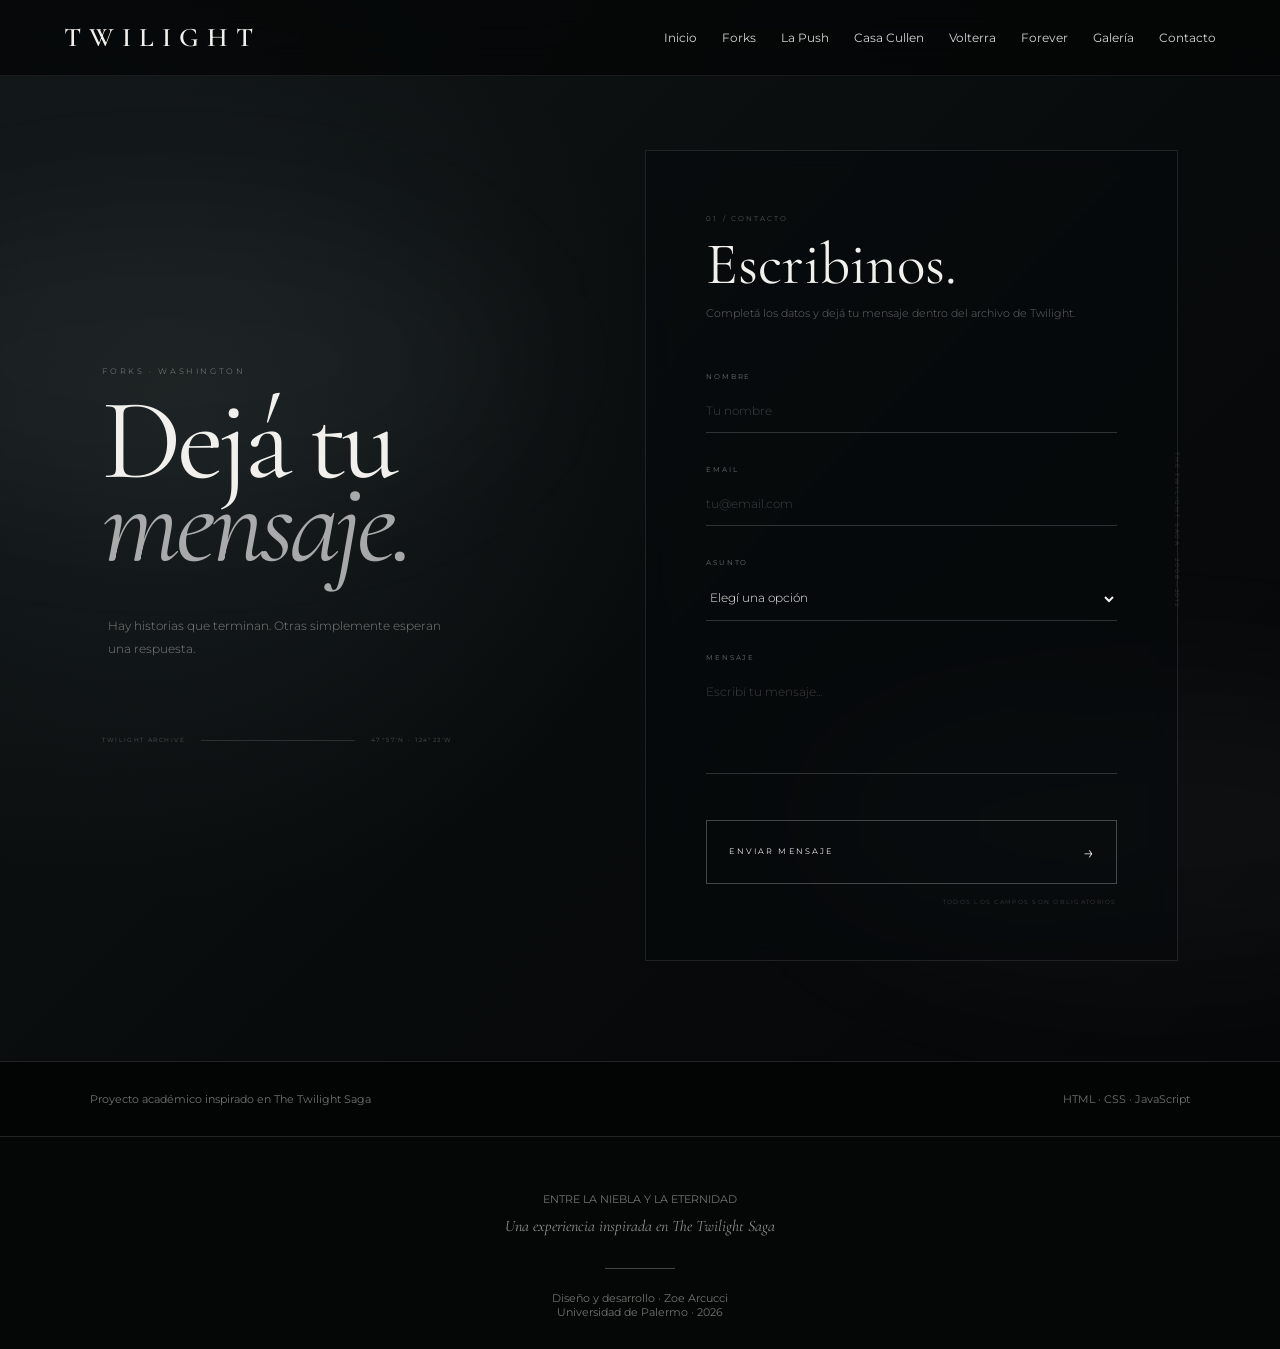
<file: contacto.html>
<!DOCTYPE html>
<html lang="es">

<head>
    <meta charset="UTF-8">
    <meta name="viewport" content="width=device-width, initial-scale=1.0">

    <title>Twilight | Contacto</title>

    <!-- TIPOGRAFÍAS -->
    <link rel="preconnect" href="https://fonts.googleapis.com">
    <link rel="preconnect" href="https://fonts.gstatic.com" crossorigin>

    <link
        href="https://fonts.googleapis.com/css2?family=Cormorant+Garamond:wght@400;500;600;700&family=Montserrat:wght@300;400;500;600&display=swap"
        rel="stylesheet"
    >

    <!-- CSS -->
    <link rel="stylesheet" href="css/estilos.css">
</head>

<body class="pagina-contacto">

    <!-- ========================================= -->
    <!-- HEADER                                    -->
    <!-- ========================================= -->

    <header class="header">

        <a href="index.html" class="logo">
            TWILIGHT
        </a>

        <nav>
            <a href="index.html">Inicio</a>
            <a href="forks.html">Forks</a>
            <a href="lapush.html">La Push</a>
            <a href="cullen.html">Casa Cullen</a>
            <a href="volterra.html">Volterra</a>
            <a href="forever_espanol.html">Forever</a>
            <a href="galeria.html">Galería</a>
            <a href="contacto.html">Contacto</a>
        </nav>

    </header>


    <main class="contacto-main">

        <!-- FONDO -->

        <div class="contacto-fondo">
            <div class="contacto-niebla contacto-niebla-1"></div>
            <div class="contacto-niebla contacto-niebla-2"></div>
        </div>


        <!-- COLUMNA IZQUIERDA -->

        <section class="contacto-presentacion">

            <p class="contacto-kicker">
                FORKS · WASHINGTON
            </p>

            <h1>
                Dejá tu<br>
                <em>mensaje.</em>
            </h1>

            <p class="contacto-bajada">
                Hay historias que terminan.
                Otras simplemente esperan
                una respuesta.
            </p>

            <div class="contacto-dato">

                <span>TWILIGHT ARCHIVE</span>

                <div></div>

                <small>
                    47°57′N · 124°23′W
                </small>

            </div>

        </section>


        <!-- FORMULARIO -->

        <section class="contacto-formulario">

            <div class="contacto-form-encabezado">

                <span>01 / CONTACTO</span>

                <h2>
                    Escribinos.
                </h2>

                <p>
                    Completá los datos y dejá tu mensaje
                    dentro del archivo de Twilight.
                </p>

            </div>


            <form id="formularioContacto">

                <div class="contacto-campo">

                    <label for="contactoNombre">
                        NOMBRE
                    </label>

                    <input
                        type="text"
                        id="contactoNombre"
                        name="nombre"
                        placeholder="Tu nombre"
                        required
                    >

                </div>


                <div class="contacto-campo">

                    <label for="contactoEmail">
                        EMAIL
                    </label>

                    <input
                        type="email"
                        id="contactoEmail"
                        name="email"
                        placeholder="tu@email.com"
                        required
                    >

                </div>


                <div class="contacto-campo">

                    <label for="contactoAsunto">
                        ASUNTO
                    </label>

                    <select
                        id="contactoAsunto"
                        name="asunto"
                        required
                    >

                        <option value="" disabled selected>
                            Elegí una opción
                        </option>

                        <option value="saga">
                            La saga
                        </option>

                        <option value="personajes">
                            Personajes
                        </option>

                        <option value="lugares">
                            Lugares
                        </option>

                        <option value="archivo">
                            Archivo y galería
                        </option>

                        <option value="otro">
                            Otro
                        </option>

                    </select>

                </div>


                <div class="contacto-campo contacto-campo-mensaje">

                    <label for="contactoMensaje">
                        MENSAJE
                    </label>

                    <textarea
                        id="contactoMensaje"
                        name="mensaje"
                        rows="5"
                        placeholder="Escribí tu mensaje..."
                        required
                    ></textarea>

                </div>


                <div class="contacto-enviar">

                    <button type="submit" class="contacto-boton">
                        <span>ENVIAR MENSAJE</span>
                        <strong>→</strong>
                    </button>

                    <span class="contacto-nota">
                        TODOS LOS CAMPOS SON OBLIGATORIOS
                    </span>

                </div>

            </form>


            <!-- MENSAJE DE ÉXITO -->

            <div
                class="contacto-exito"
                id="contactoExito"
                aria-live="polite"
            >

                <span>MENSAJE ENVIADO</span>

                <h2>
                    Nos vemos<br>
                    en Forks.
                </h2>

                <p>
                    Tu mensaje quedó guardado
                    en el archivo.
                </p>

                <button
                    type="button"
                    id="contactoOtroMensaje"
                >
                    ESCRIBIR OTRO →
                </button>

            </div>

        </section>


        <!-- DECORACIÓN -->

        <span class="contacto-vertical">
            THE TWILIGHT SAGA · 2008—2012
        </span>

    </main>


    <footer>

        <p>
            Proyecto académico inspirado en The Twilight Saga
        </p>

        <p>
            HTML · CSS · JavaScript
        </p>

    </footer>


    <script src="js/script.js"></script>
    <!-- FOOTER -->
<footer class="footer-twilight">

    <div class="footer-contenido">

        <p class="footer-titulo">
            ENTRE LA NIEBLA Y LA ETERNIDAD
        </p>

        <p class="footer-frase">
            Una experiencia inspirada en The Twilight Saga
        </p>

        <div class="footer-linea"></div>

        <p class="footer-autora">
            Diseño y desarrollo · Zoe Arcucci
        </p>

        <p class="footer-info">
            Universidad de Palermo · 2026
        </p>

    </div>

</footer>

</body>
</html>
</file>
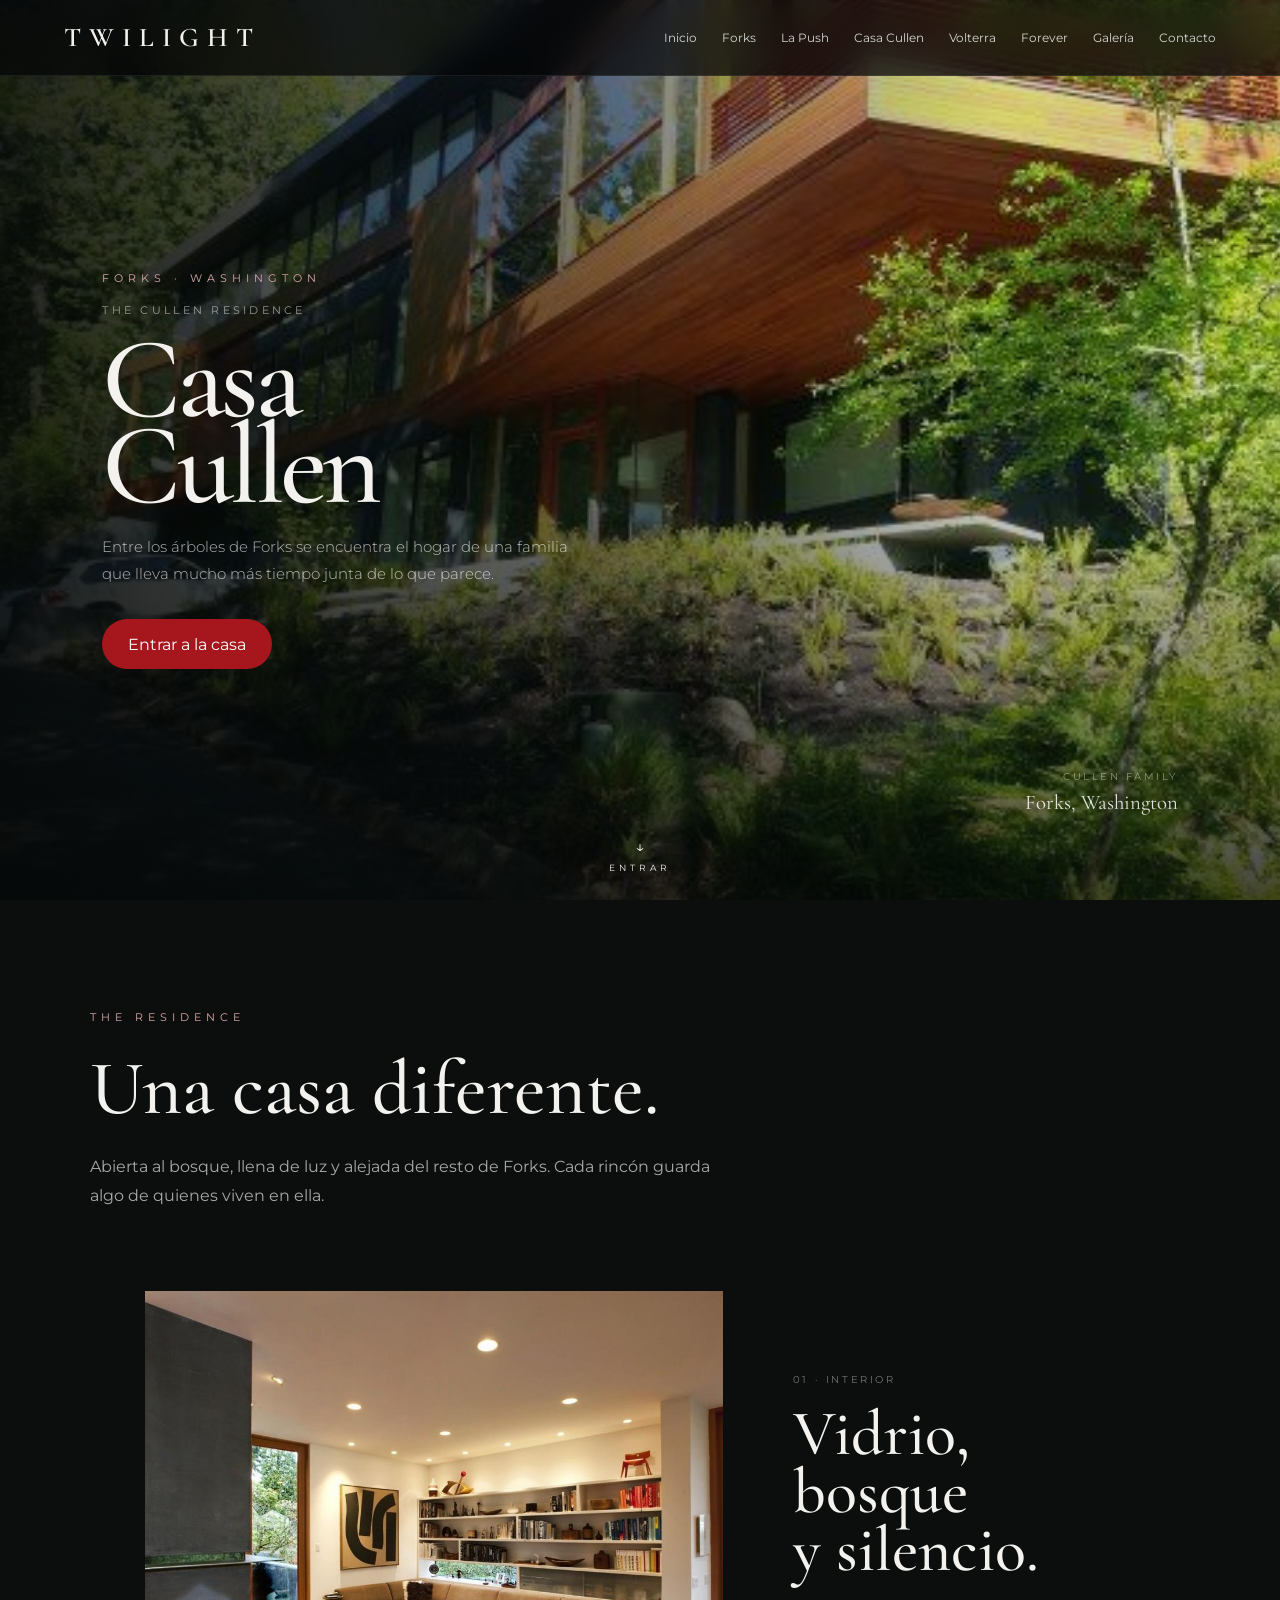
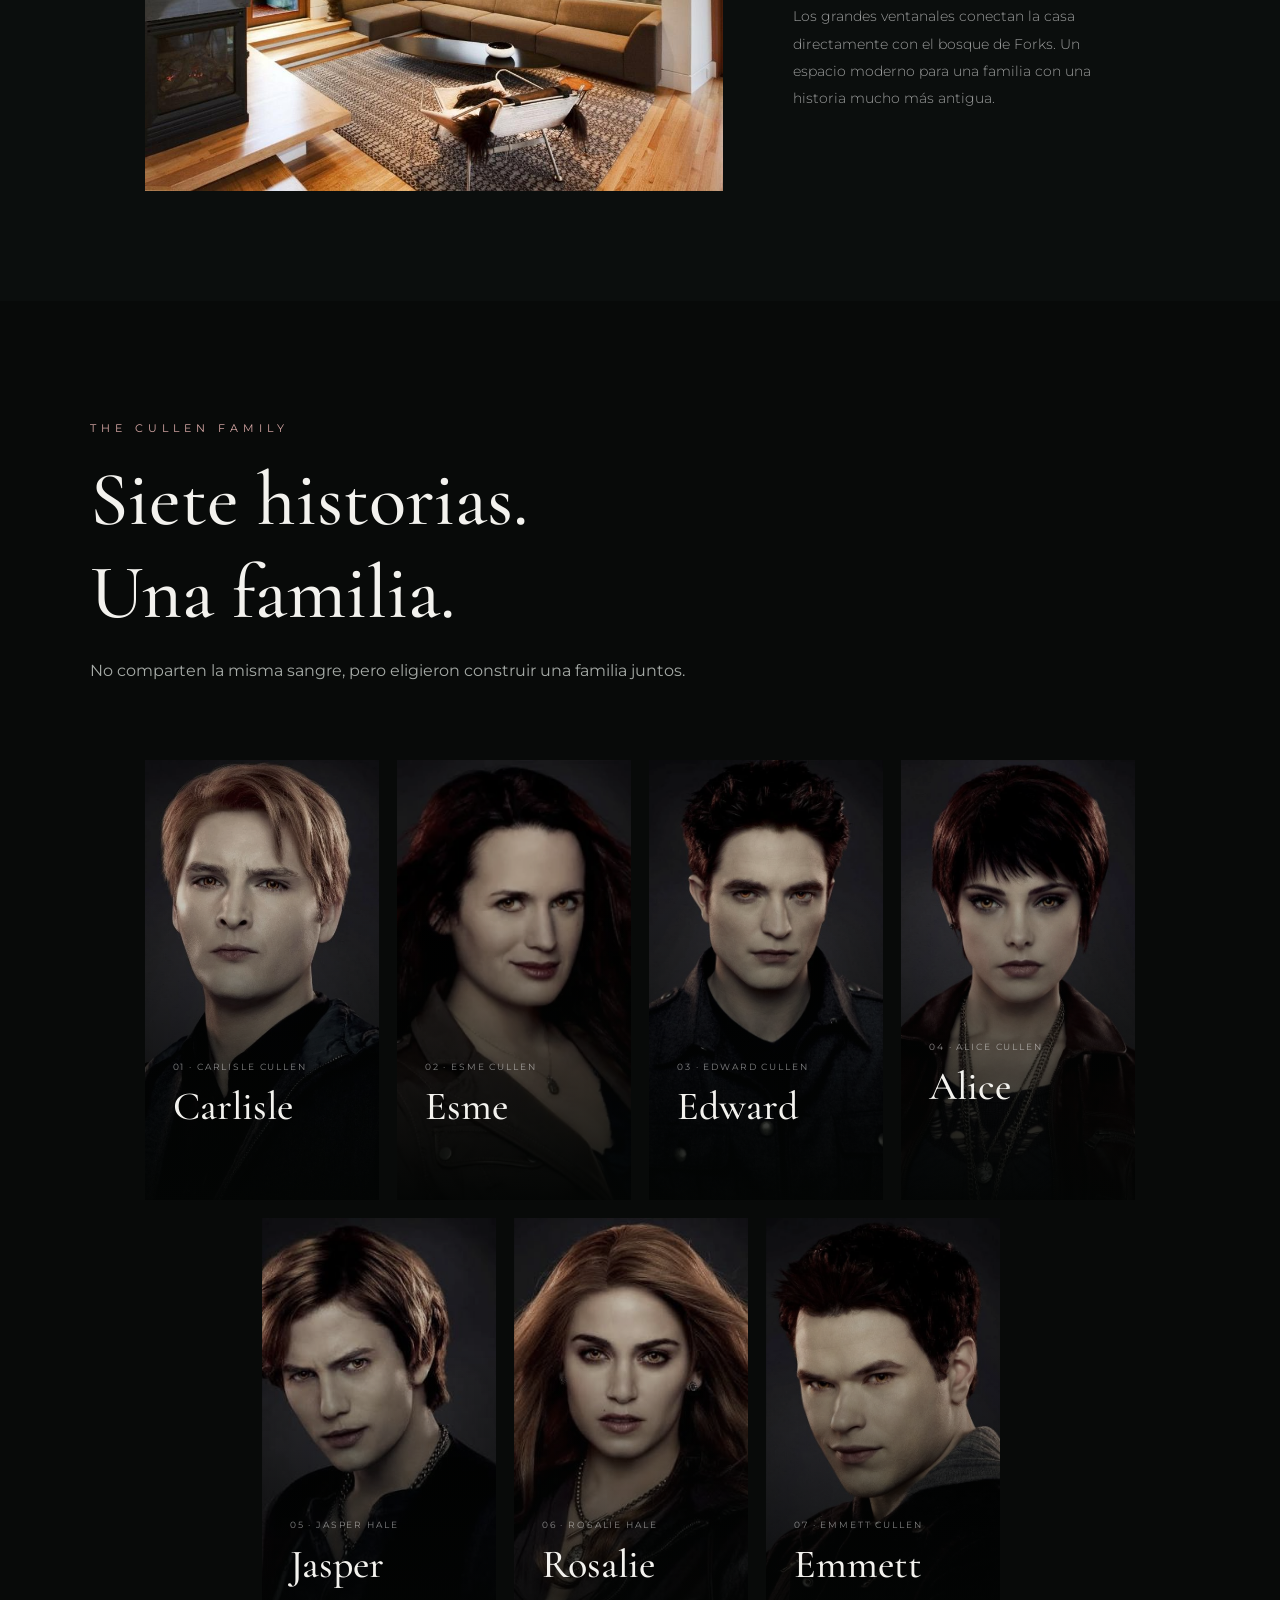
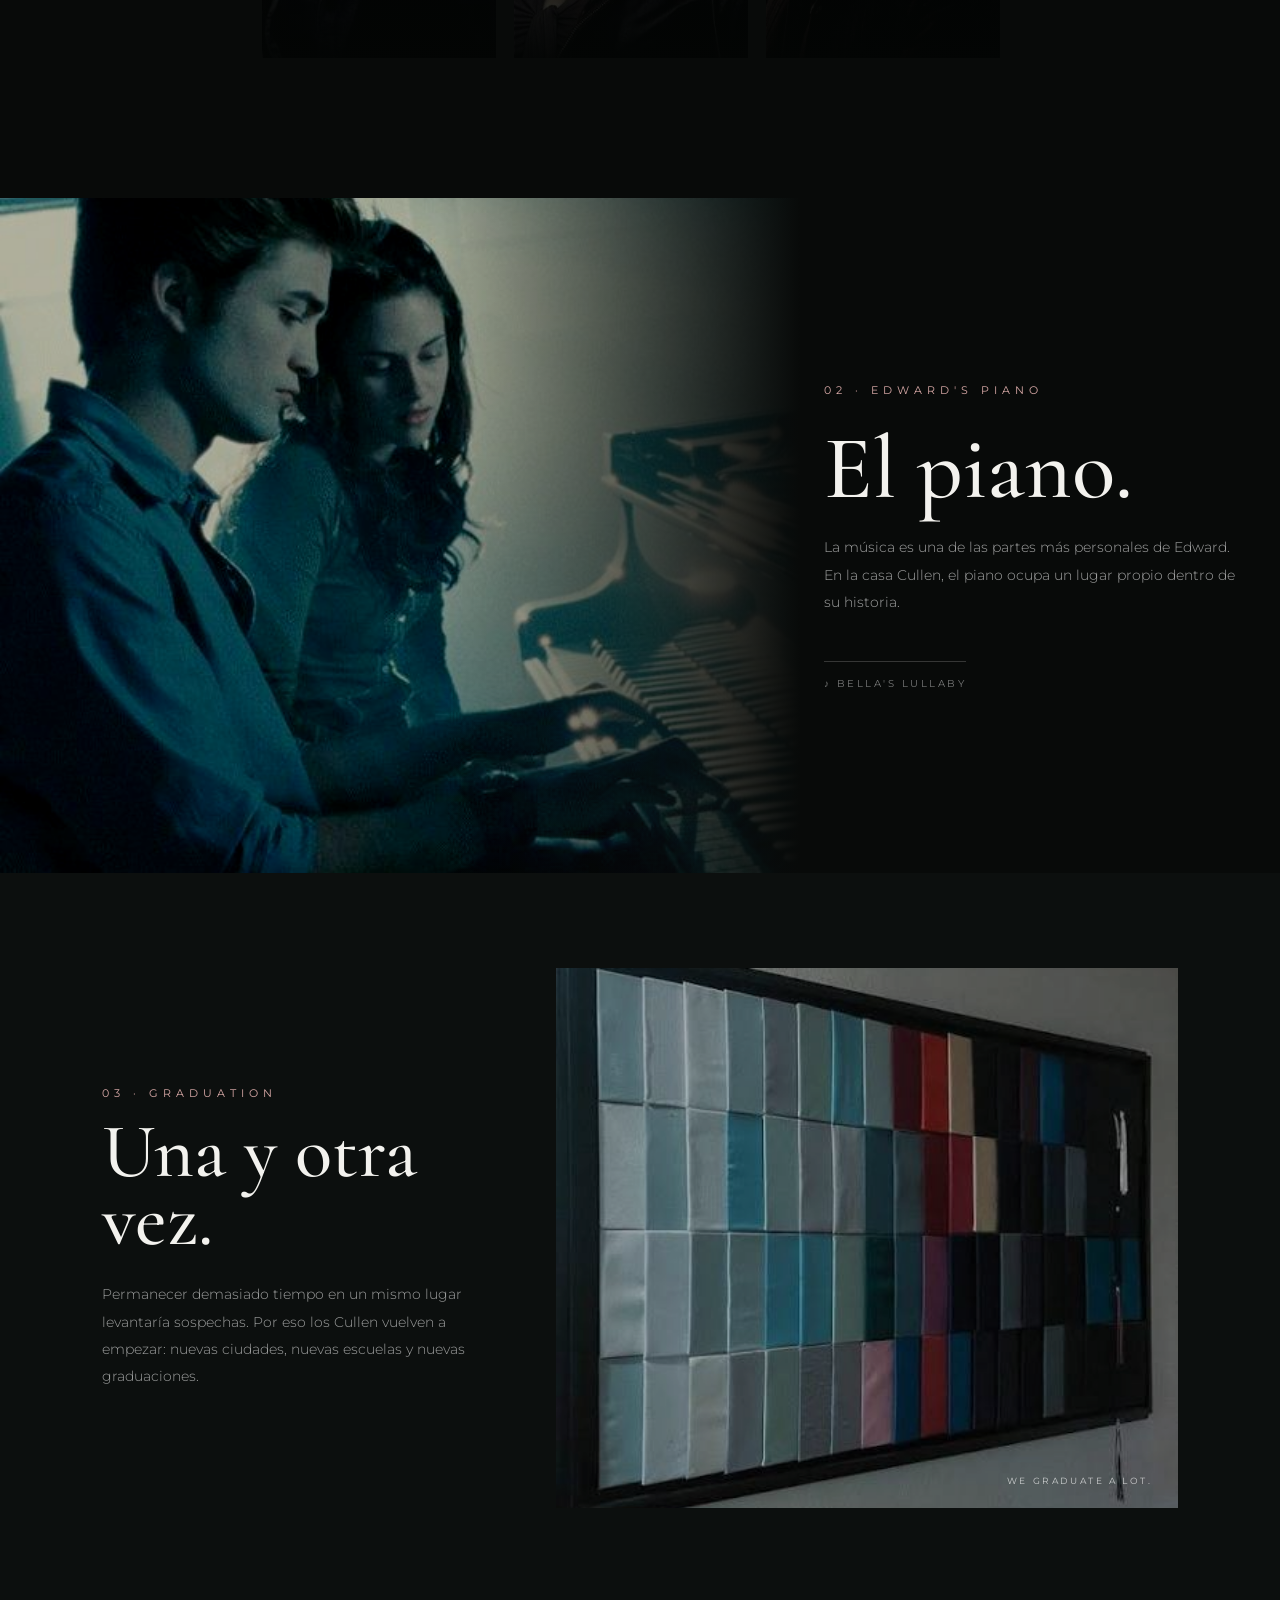
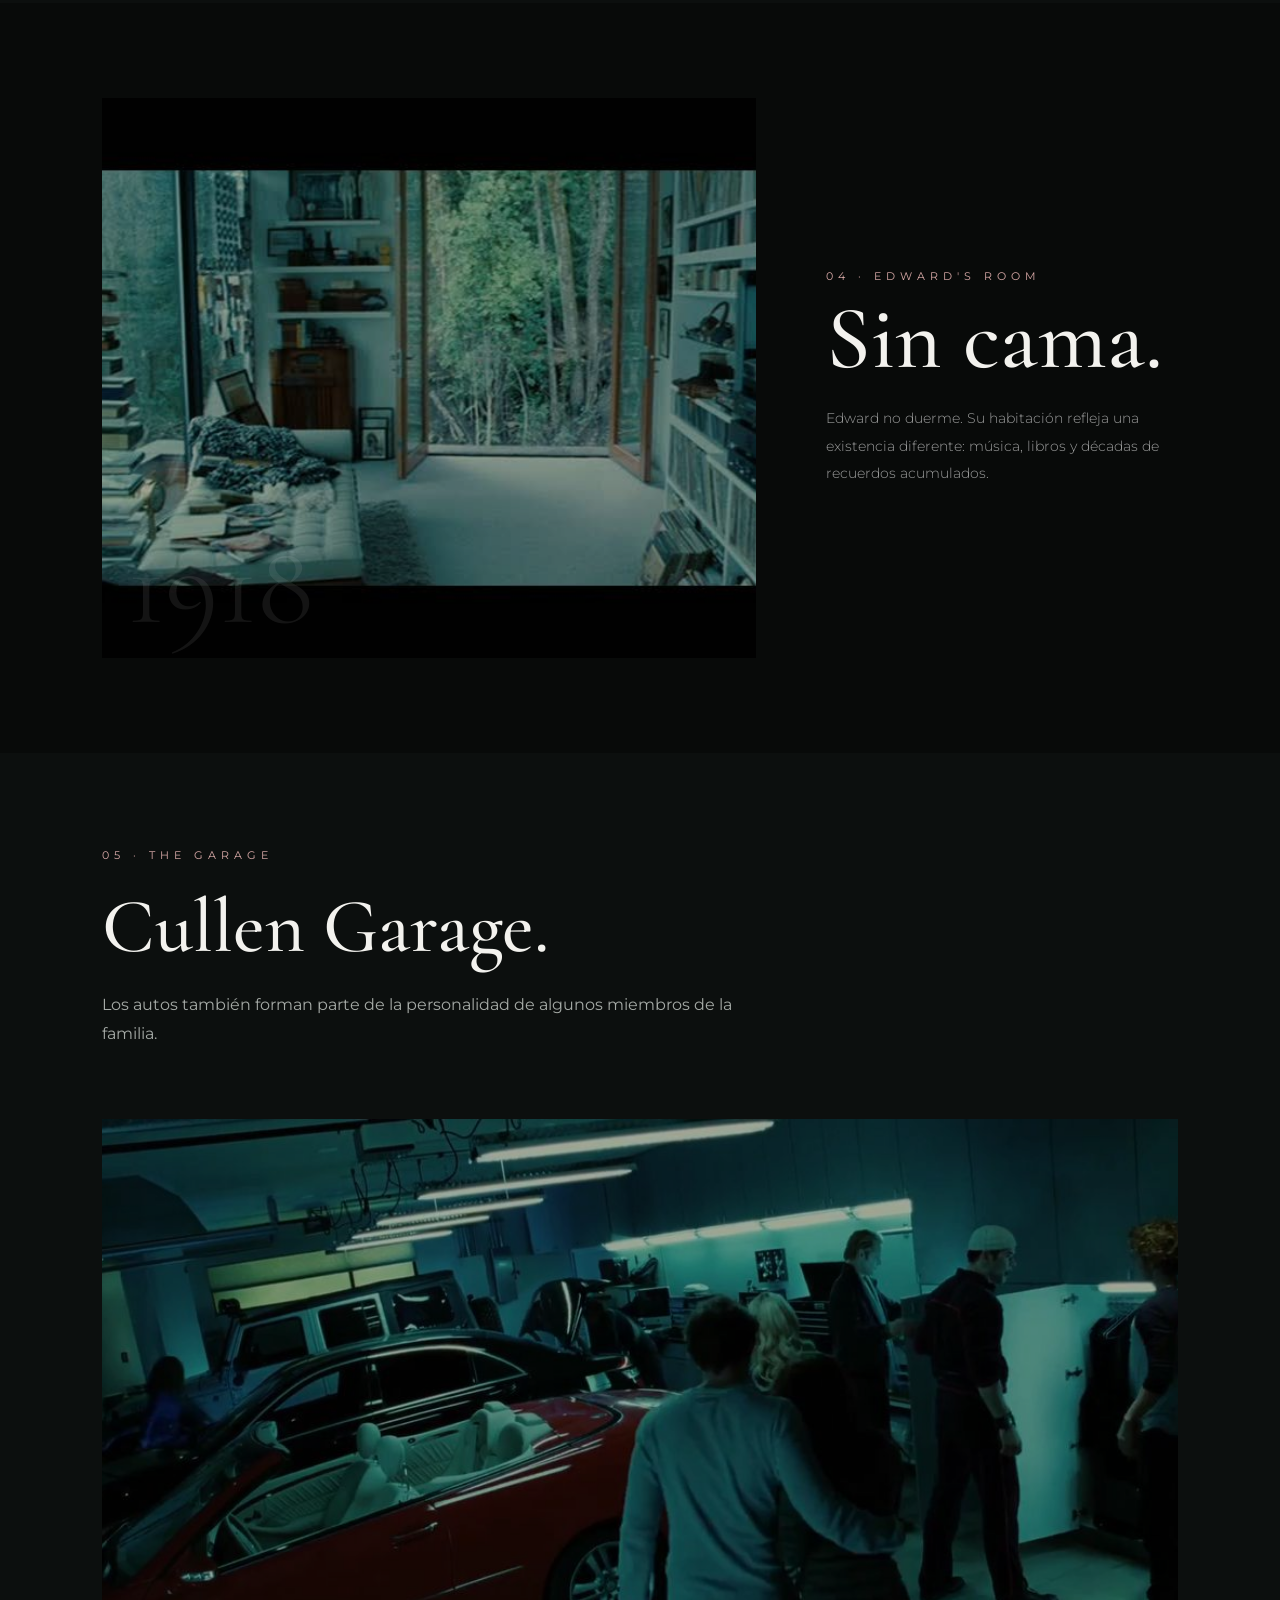
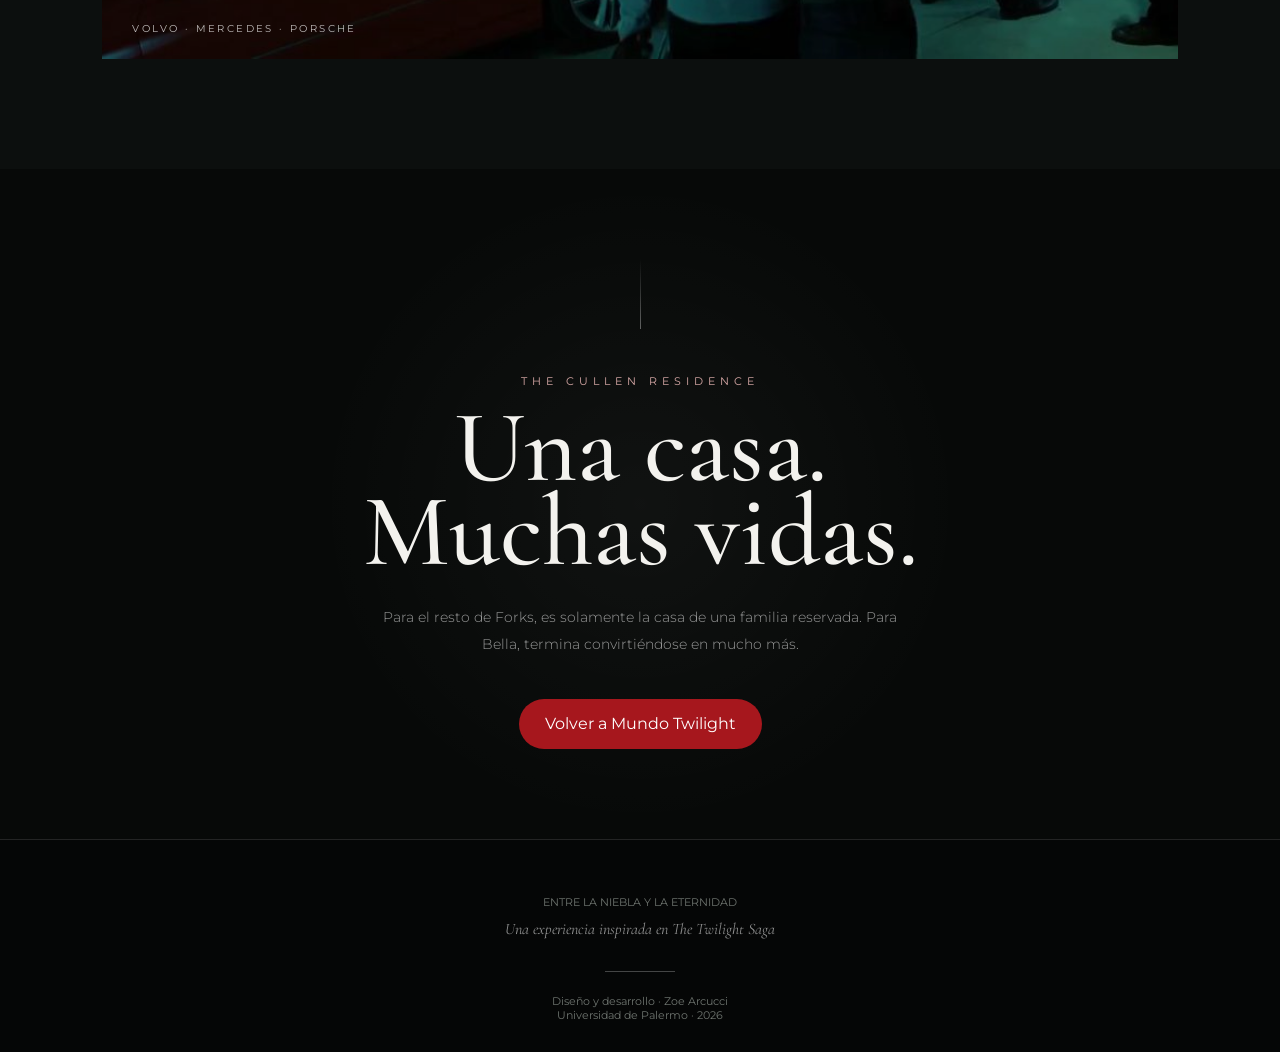
<file: cullen.html>
<!DOCTYPE html>
<html lang="es">

<head>
    <meta charset="UTF-8">
    <meta name="viewport" content="width=device-width, initial-scale=1.0">

    <title>Casa Cullen | Twilight</title>

    <!-- TIPOGRAFÍAS -->
    <link rel="preconnect" href="https://fonts.googleapis.com">
    <link rel="preconnect" href="https://fonts.gstatic.com" crossorigin>

    <link
        href="https://fonts.googleapis.com/css2?family=Cormorant+Garamond:wght@400;500;600;700&family=Montserrat:wght@300;400;500;600&display=swap"
        rel="stylesheet"
    >

    <!-- CSS GENERAL -->
    <link rel="stylesheet" href="css/estilos.css">
</head>


<body class="pagina-cullen">


    <!-- ========================================== -->
    <!-- HEADER -->
    <!-- ========================================== -->

   <header class="header">

    <a href="index.html" class="logo">
        TWILIGHT
    </a>

    <nav>
        <a href="index.html">Inicio</a>
        <a href="forks.html">Forks</a>
        <a href="lapush.html">La Push</a>
        <a href="cullen.html">Casa Cullen</a>
        <a href="volterra.html">Volterra</a>
        <a href="forever_espanol.html">Forever</a>
        <a href="galeria.html">Galería</a>
        <a href="contacto.html">Contacto</a>
    </nav>

</header>



    <main>


        <!-- ========================================== -->
        <!-- HERO · CASA CULLEN -->
        <!-- ========================================== -->

        <section class="cullen-hero">

            <div class="cullen-hero-fondo"></div>
            <div class="cullen-hero-overlay"></div>


            <div class="cullen-hero-contenido">

                <p class="subtitulo">
                    FORKS · WASHINGTON
                </p>

                <p class="cullen-etiqueta">
                    THE CULLEN RESIDENCE
                </p>

                <h1>
                    Casa<br>
                    Cullen
                </h1>

                <p class="cullen-intro">
                    Entre los árboles de Forks se encuentra
                    el hogar de una familia que lleva mucho
                    más tiempo junta de lo que parece.
                </p>

                <a href="#casa" class="btn principal">
                    Entrar a la casa
                </a>

            </div>


            <div class="cullen-hero-dato">
                <span>CULLEN FAMILY</span>
                <p>Forks, Washington</p>
            </div>


            <div class="scroll">
                ↓
                <span>entrar</span>
            </div>

        </section>



        <!-- ========================================== -->
        <!-- LA CASA -->
        <!-- ========================================== -->

        <section class="seccion cullen-casa" id="casa">

            <div class="titulo-seccion">

                <p class="subtitulo">
                    THE RESIDENCE
                </p>

                <h2>
                    Una casa diferente.
                </h2>

                <p>
                    Abierta al bosque, llena de luz y alejada
                    del resto de Forks. Cada rincón guarda algo
                    de quienes viven en ella.
                </p>

            </div>


            <!-- INTERIOR -->

            <div class="cullen-interior">

                <div class="cullen-interior-imagen">

                    <img
                        src="img/cullen-interior.jpg"
                        alt="Interior de la Casa Cullen"
                    >

                </div>


                <div class="cullen-interior-texto">

                    <span>
                        01 · INTERIOR
                    </span>

                    <h3>
                        Vidrio, bosque<br>
                        y silencio.
                    </h3>

                    <p>
                        Los grandes ventanales conectan la casa
                        directamente con el bosque de Forks.
                        Un espacio moderno para una familia
                        con una historia mucho más antigua.
                    </p>

                </div>

            </div>

        </section>



        <!-- ========================================== -->
        <!-- FAMILIA CULLEN -->
        <!-- ========================================== -->

        <section class="seccion cullen-familia" id="familia">

            <div class="titulo-seccion">

                <p class="subtitulo">
                    THE CULLEN FAMILY
                </p>

                <h2>
                    Siete historias.<br>
                    Una familia.
                </h2>

                <p>
                    No comparten la misma sangre,
                    pero eligieron construir una familia juntos.
                </p>

            </div>


            <div class="cullen-familia-grid">


                <!-- CARLISLE -->

                <article class="cullen-miembro">

                    <img
                        src="img/carlisle.jpg"
                        alt="Carlisle Cullen"
                    >

                    <div class="cullen-miembro-info">

                        <span>
                            01 · CARLISLE CULLEN
                        </span>

                        <h3>
                            Carlisle
                        </h3>

                        <p>
                            Médico y figura central de la familia.
                            Su forma de vivir cambió el destino
                            de cada uno de los Cullen.
                        </p>

                    </div>

                </article>



                <!-- ESME -->

                <article class="cullen-miembro">

                    <img
                        src="img/esme.jpg"
                        alt="Esme Cullen"
                    >

                    <div class="cullen-miembro-info">

                        <span>
                            02 · ESME CULLEN
                        </span>

                        <h3>
                            Esme
                        </h3>

                        <p>
                            El corazón de la casa Cullen.
                            Cálida, protectora y profundamente
                            unida a su familia.
                        </p>

                    </div>

                </article>



                <!-- EDWARD -->

                <article class="cullen-miembro">

                    <img
                        src="img/edward.jpg"
                        alt="Edward Cullen"
                    >

                    <div class="cullen-miembro-info">

                        <span>
                            03 · EDWARD CULLEN
                        </span>

                        <h3>
                            Edward
                        </h3>

                        <p>
                            Puede escuchar los pensamientos
                            de quienes lo rodean.
                            De todos, excepto los de Bella.
                        </p>

                    </div>

                </article>



                <!-- ALICE -->

                <article class="cullen-miembro">

                    <img
                        src="img/alice.jpg"
                        alt="Alice Cullen"
                    >

                    <div class="cullen-miembro-info">

                        <span>
                            04 · ALICE CULLEN
                        </span>

                        <h3>
                            Alice
                        </h3>

                        <p>
                            Puede ver posibles futuros.
                            Su conexión con Bella comienza
                            mucho antes de que ella forme parte
                            de la familia.
                        </p>

                    </div>

                </article>



                <!-- JASPER -->

                <article class="cullen-miembro">

                    <img
                        src="img/jasper.jpg"
                        alt="Jasper Hale"
                    >

                    <div class="cullen-miembro-info">

                        <span>
                            05 · JASPER HALE
                        </span>

                        <h3>
                            Jasper
                        </h3>

                        <p>
                            Percibe y modifica las emociones
                            de quienes están cerca.
                            Comparte su vida con Alice.
                        </p>

                    </div>

                </article>



                <!-- ROSALIE -->

                <article class="cullen-miembro">

                    <img
                        src="img/rosalie.jpg"
                        alt="Rosalie Hale"
                    >

                    <div class="cullen-miembro-info">

                        <span>
                            06 · ROSALIE HALE
                        </span>

                        <h3>
                            Rosalie
                        </h3>

                        <p>
                            Fuerte, decidida y protectora.
                            Su historia explica gran parte
                            de su mirada sobre la vida humana.
                        </p>

                    </div>

                </article>



                <!-- EMMETT -->

                <article class="cullen-miembro">

                    <img
                        src="img/emmett.jpg"
                        alt="Emmett Cullen"
                    >

                    <div class="cullen-miembro-info">

                        <span>
                            07 · EMMETT CULLEN
                        </span>

                        <h3>
                            Emmett
                        </h3>

                        <p>
                            El más fuerte físicamente de la familia.
                            Competitivo, divertido y compañero
                            inseparable de Rosalie.
                        </p>

                    </div>

                </article>


            </div>

        </section>



        <!-- ========================================== -->
        <!-- PIANO DE EDWARD -->
        <!-- ========================================== -->

        <section class="seccion cullen-piano" id="piano">

            <div class="cullen-piano-imagen">

                <img
                    src="img/cullen-piano.jpg"
                    alt="Piano de Edward Cullen"
                >

            </div>


            <div class="cullen-piano-contenido">

                <p class="subtitulo">
                    02 · EDWARD'S PIANO
                </p>

                <h2>
                    El piano.
                </h2>

                <p>
                    La música es una de las partes más personales
                    de Edward. En la casa Cullen, el piano ocupa
                    un lugar propio dentro de su historia.
                </p>

                <span class="cullen-piano-nota">
                    ♪ BELLA'S LULLABY
                </span>

            </div>

        </section>



        <!-- ========================================== -->
        <!-- BIRRETES -->
        <!-- ========================================== -->

        <section class="seccion cullen-birretes">

            <div class="cullen-birretes-texto">

                <p class="subtitulo">
                    03 · GRADUATION
                </p>

                <h2>
                    Una y otra vez.
                </h2>

                <p>
                    Permanecer demasiado tiempo en un mismo lugar
                    levantaría sospechas. Por eso los Cullen vuelven
                    a empezar: nuevas ciudades, nuevas escuelas
                    y nuevas graduaciones.
                </p>

            </div>


            <div class="cullen-birretes-imagen">

                <img
                    src="img/cullen-birretes.jpg"
                    alt="Birretes de graduación de los Cullen"
                >

            </div>

        </section>



        <!-- ========================================== -->
        <!-- HABITACIÓN DE EDWARD -->
        <!-- ========================================== -->

        <section class="seccion cullen-habitacion">

            <div class="cullen-habitacion-imagen">

                <img
                    src="img/edward-habitacion.jpg"
                    alt="Habitación de Edward Cullen"
                >

            </div>


            <div class="cullen-habitacion-texto">

                <p class="subtitulo">
                    04 · EDWARD'S ROOM
                </p>

                <h2>
                    Sin cama.
                </h2>

                <p>
                    Edward no duerme. Su habitación refleja una
                    existencia diferente: música, libros y décadas
                    de recuerdos acumulados.
                </p>

            </div>

        </section>



        <!-- ========================================== -->
        <!-- GARAGE -->
        <!-- ========================================== -->

        <section class="seccion cullen-garage">

            <div class="titulo-seccion">

                <p class="subtitulo">
                    05 · THE GARAGE
                </p>

                <h2>
                    Cullen Garage.
                </h2>

                <p>
                    Los autos también forman parte de la personalidad
                    de algunos miembros de la familia.
                </p>

            </div>


            <div class="cullen-garage-imagen">

                <img
                    src="img/cullen-garage.jpg"
                    alt="Garage de la familia Cullen"
                >

            </div>

        </section>



        <!-- ========================================== -->
        <!-- CIERRE -->
        <!-- ========================================== -->

        <section class="seccion cullen-cierre">

            <div class="cullen-cierre-contenido">

                <p class="subtitulo">
                    THE CULLEN RESIDENCE
                </p>

                <h2>
                    Una casa.<br>
                    Muchas vidas.
                </h2>

                <p>
                    Para el resto de Forks, es solamente la casa
                    de una familia reservada. Para Bella,
                    termina convirtiéndose en mucho más.
                </p>

                <a href="index.html#mundo" class="btn principal">
                    Volver a Mundo Twilight
                </a>

            </div>

        </section>


    </main>



    <!-- ========================================== -->
    <!-- JS -->
    <!-- ========================================== -->

    <script src="js/script.js"></script>

<!-- FOOTER -->
<footer class="footer-twilight">

    <div class="footer-contenido">

        <p class="footer-titulo">
            ENTRE LA NIEBLA Y LA ETERNIDAD
        </p>

        <p class="footer-frase">
            Una experiencia inspirada en The Twilight Saga
        </p>

        <div class="footer-linea"></div>

        <p class="footer-autora">
            Diseño y desarrollo · Zoe Arcucci
        </p>

        <p class="footer-info">
            Universidad de Palermo · 2026
        </p>

    </div>

</footer>
</body>
<!-- ATMÓSFERA CASA CULLEN -->
<div class="atmosfera-cullen" aria-hidden="true">
    <div class="luz-cullen"></div>
    <div class="destellos-cullen"></div>
</div>

</html>
</file>
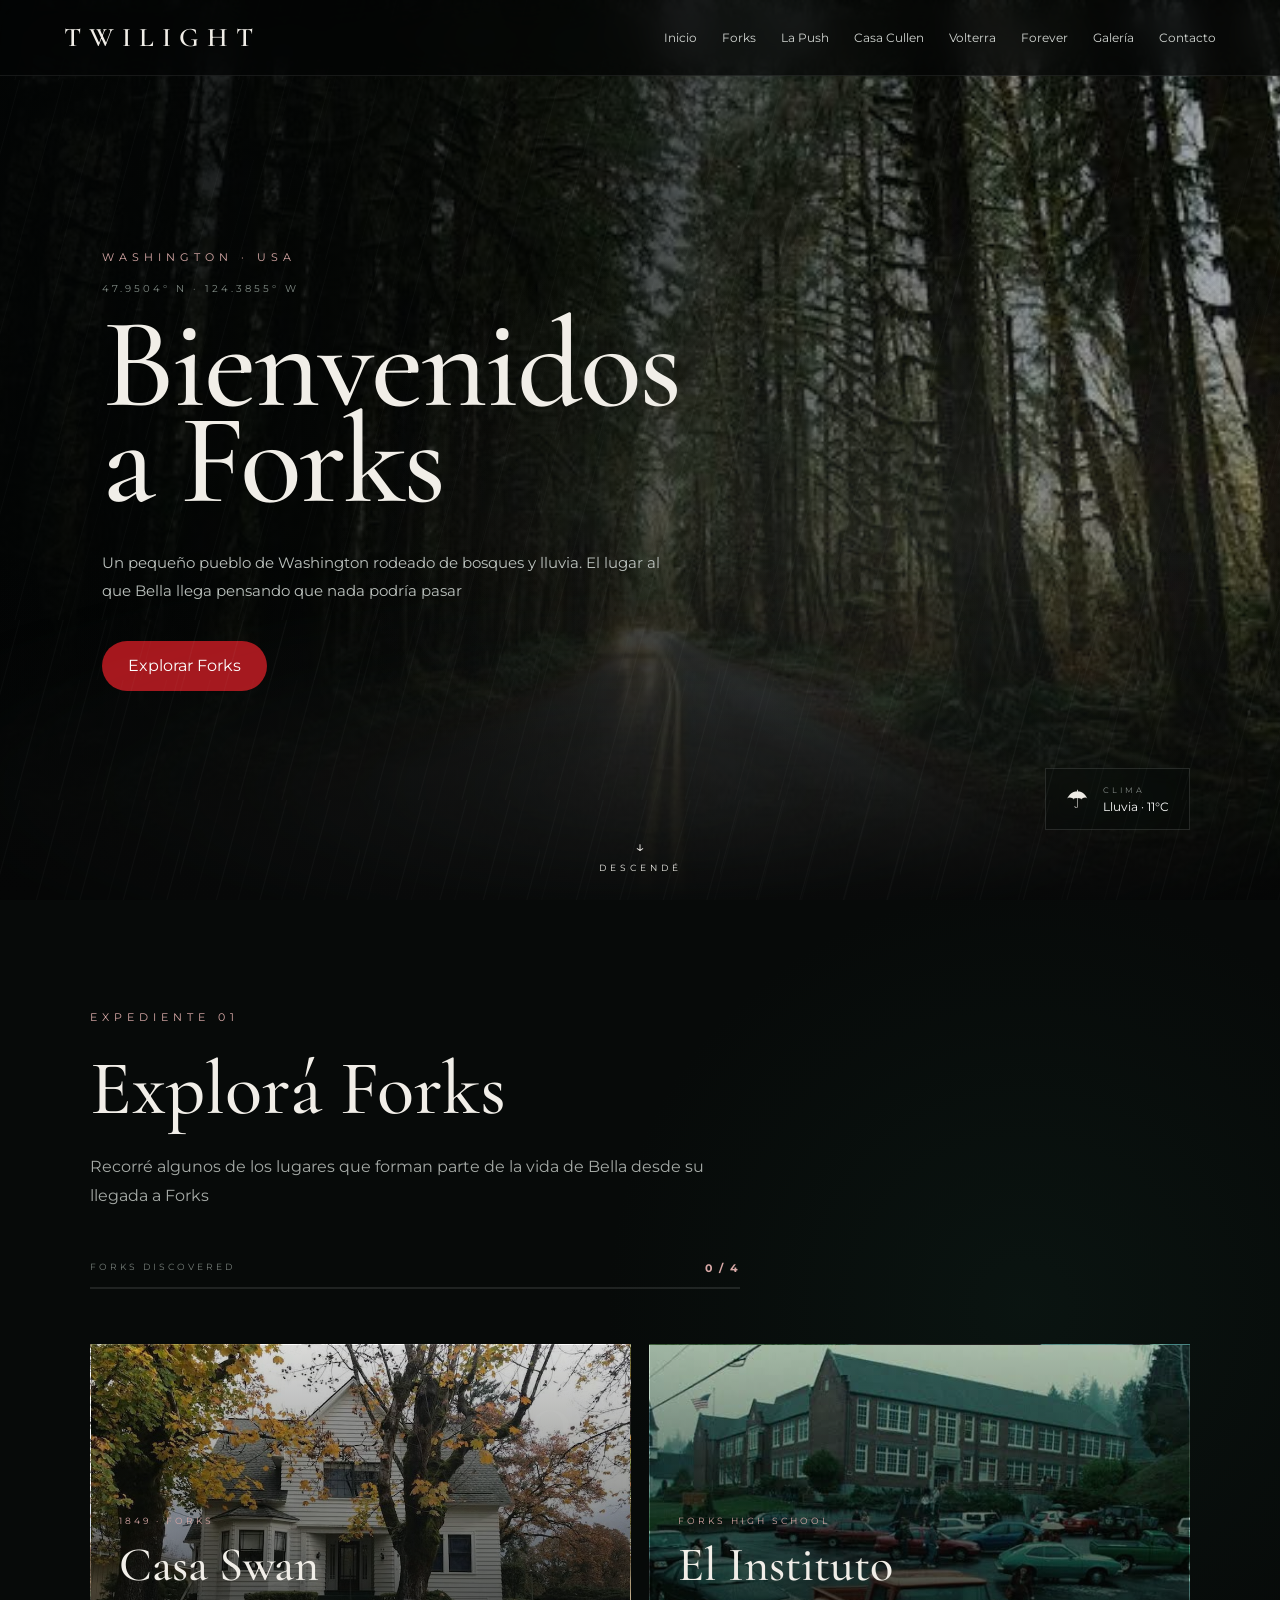
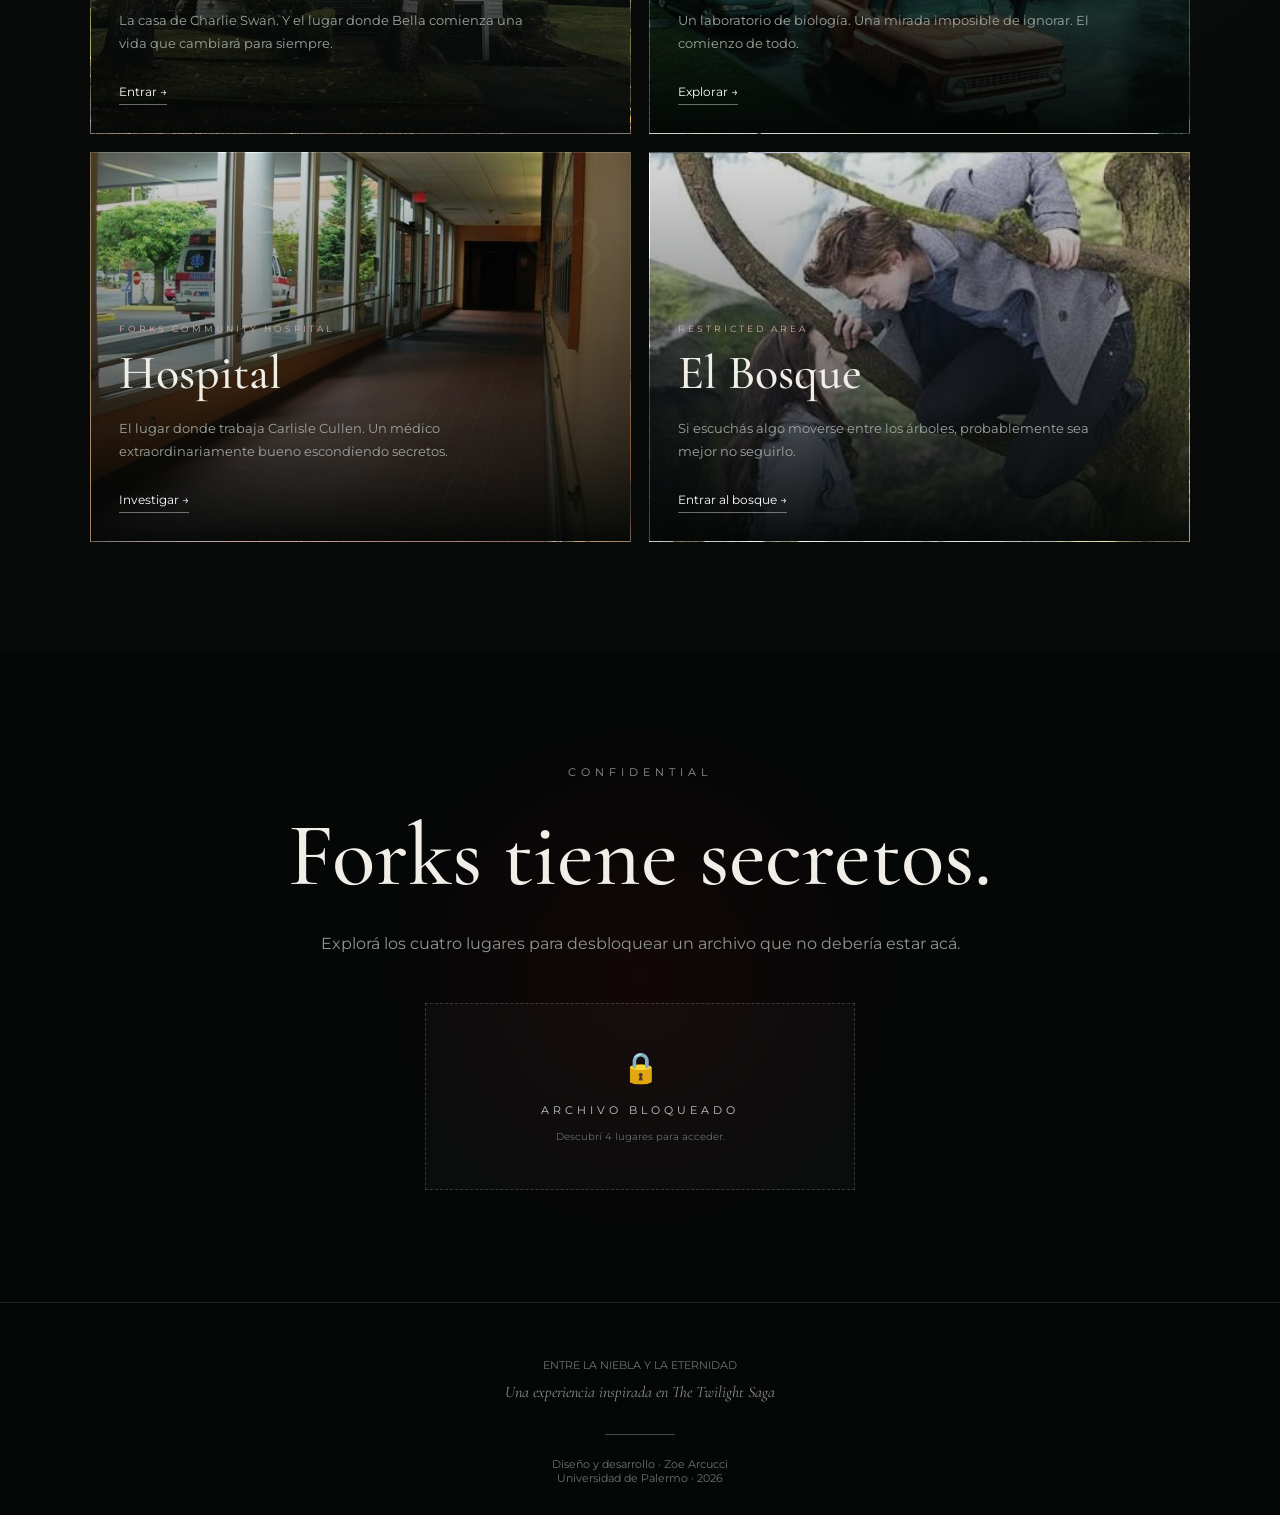
<file: forks.html>
<!DOCTYPE html>
<html lang="es">

<head>
    <meta charset="UTF-8">
    <meta name="viewport" content="width=device-width, initial-scale=1.0">

    <title>Forks | Twilight</title>

    <!-- MISMAS TIPOGRAFÍAS DE TU WEB -->
    <link rel="preconnect" href="https://fonts.googleapis.com">
    <link rel="preconnect" href="https://fonts.gstatic.com" crossorigin>

    <link
        href="https://fonts.googleapis.com/css2?family=Cormorant+Garamond:wght@400;500;600;700&family=Montserrat:wght@300;400;500;600&display=swap"
        rel="stylesheet"
    >

    <!-- MISMO CSS -->
    <link rel="stylesheet" href="css/estilos.css">
</head>

<body class="pagina-forks">
    <!-- ATMÓSFERA FORKS -->
<div class="atmosfera-forks" aria-hidden="true">
    <div class="lluvia lluvia-1"></div>
    <div class="lluvia lluvia-2"></div>
    <div class="niebla-forks"></div>
</div>

    <!-- ========================= -->
    <!-- HEADER -->
    <!-- ========================= -->

   <header class="header">

    <a href="index.html" class="logo">
        TWILIGHT
    </a>

    <nav>
        <a href="index.html">Inicio</a>
        <a href="forks.html">Forks</a>
        <a href="lapush.html">La Push</a>
        <a href="cullen.html">Casa Cullen</a>
        <a href="volterra.html">Volterra</a>
        <a href="forever_espanol.html">Forever</a>
        <a href="galeria.html">Galería</a>
        <a href="contacto.html">Contacto</a>
    </nav>

</header>


    <main>

        <!-- ========================= -->
        <!-- ENTRADA A FORKS -->
        <!-- ========================= -->

        <section class="forks-hero">

            <div class="forks-niebla"></div>
            <div class="forks-overlay"></div>

            <div class="forks-hero-contenido">

                <p class="subtitulo">
                    WASHINGTON · USA
                </p>

                <p class="forks-coordenadas">
                    47.9504° N · 124.3855° W
                </p>

                <h1>
                    Bienvenidos<br>
                    a Forks
                </h1>

                <p class="forks-intro">
                    Un pequeño pueblo de Washington rodeado de bosques y lluvia. El lugar al que Bella llega pensando que nada podría pasar
                </p>

                <a href="#explorar" class="btn principal">
                    Explorar Forks
                </a>

            </div>

            <div class="forks-clima">
                <span>☂</span>
                <div>
                    <small>CLIMA</small>
                    <p>Lluvia · 11°C</p>
                </div>
            </div>

            <div class="scroll">
                ↓
                <span>descendé</span>
            </div>

        </section>


        <!-- ========================= -->
        <!-- EXPLORADOR -->
        <!-- ========================= -->

        <section class="seccion forks-explorar" id="explorar">

            <div class="titulo-seccion">

                <p class="subtitulo">
                    EXPEDIENTE 01
                </p>

                <h2>
                    Explorá Forks
                </h2>

                <p>
                    Recorré algunos de los lugares que forman parte de la vida de Bella desde su llegada a Forks
                </p>

            </div>


            <!-- PROGRESO -->

            <div class="forks-progreso">

                <div>
                    <span>FORKS DISCOVERED</span>
                    <strong id="lugaresDescubiertos">0 / 4</strong>
                </div>

                <div class="forks-progreso-barra">
                    <div id="progresoForks"></div>
                </div>

            </div>


            <!-- LUGARES -->

            <div class="forks-lugares">

                <!-- CASA SWAN -->

                <article class="forks-lugar" data-lugar="swan">

                    <div class="forks-numero">
                        01
                    </div>

                    <div class="forks-lugar-contenido">

                        <span>
                            1849 · FORKS
                        </span>

                        <h3>
                            Casa Swan
                        </h3>

                        <p>
                            La casa de Charlie Swan.
                            Y el lugar donde Bella comienza
                            una vida que cambiará para siempre.
                        </p>

                        <button class="forks-descubrir" data-descubrir="swan">
                            Entrar →
                        </button>

                    </div>

                </article>


                <!-- INSTITUTO -->

                <article class="forks-lugar" data-lugar="instituto">

                    <div class="forks-numero">
                        02
                    </div>

                    <div class="forks-lugar-contenido">

                        <span>
                            FORKS HIGH SCHOOL
                        </span>

                        <h3>
                            El Instituto
                        </h3>

                        <p>
                            Un laboratorio de biología.
                            Una mirada imposible de ignorar.
                            El comienzo de todo.
                        </p>

                        <button class="forks-descubrir" data-descubrir="instituto">
                            Explorar →
                        </button>

                    </div>

                </article>


                <!-- HOSPITAL -->

                <article class="forks-lugar" data-lugar="hospital">

                    <div class="forks-numero">
                        03
                    </div>

                    <div class="forks-lugar-contenido">

                        <span>
                            FORKS COMMUNITY HOSPITAL
                        </span>

                        <h3>
                            Hospital
                        </h3>

                        <p>
                            El lugar donde trabaja Carlisle Cullen.
                            Un médico extraordinariamente
                            bueno escondiendo secretos.
                        </p>

                        <button class="forks-descubrir" data-descubrir="hospital">
                            Investigar →
                        </button>

                    </div>

                </article>


                <!-- BOSQUE -->

                <article class="forks-lugar" data-lugar="bosque">

                    <div class="forks-numero">
                        04
                    </div>

                    <div class="forks-lugar-contenido">

                        <span>
                            RESTRICTED AREA
                        </span>

                        <h3>
                            El Bosque
                        </h3>

                        <p>
                            Si escuchás algo moverse entre
                            los árboles, probablemente sea
                            mejor no seguirlo.
                        </p>

                        <button class="forks-descubrir" data-descubrir="bosque">
                            Entrar al bosque →
                        </button>

                    </div>

                </article>

            </div>

        </section>


        <!-- ========================= -->
        <!-- ARCHIVO SECRETO -->
        <!-- ========================= -->

        <section class="seccion forks-archivo" id="archivo">

            <div class="forks-archivo-contenido">

                <p class="subtitulo">
                    CONFIDENTIAL
                </p>

                <h2>
                    Forks tiene secretos.
                </h2>

                <p>
                    Explorá los cuatro lugares para desbloquear
                    un archivo que no debería estar acá.
                </p>

                <div class="archivo-bloqueado" id="archivoSecreto">

                    <span>🔒</span>

                    <p>
                        ARCHIVO BLOQUEADO
                    </p>

                    <small>
                        Descubrí 4 lugares para acceder.
                    </small>

                </div>

            </div>

        </section>

    </main>


    <!-- ========================= -->
    <!-- PANEL DE LUGAR -->
    <!-- ========================= -->

    <div class="forks-panel oculto" id="forksPanel">

        <div class="forks-panel-fondo" id="cerrarForksFondo"></div>

        <div class="forks-panel-contenido">

            <button
                class="forks-panel-cerrar"
                id="cerrarForksPanel"
                aria-label="Cerrar"
            >
                ×
            </button>

            <p class="subtitulo" id="forksPanelEtiqueta">
                FORKS
            </p>

            <h2 id="forksPanelTitulo">
                Lugar
            </h2>

            <p id="forksPanelTexto">
            </p>

            <div id="forksPanelExtra"></div>

        </div>

    </div>


    <!-- ========================= -->
    <!-- JS -->
    <!-- ========================= -->

   <script src="js/script.js"></script>

<footer class="footer-twilight">

    <div class="footer-contenido">

        <p class="footer-titulo">
            ENTRE LA NIEBLA Y LA ETERNIDAD
        </p>

        <p class="footer-frase">
            Una experiencia inspirada en The Twilight Saga
        </p>

        <div class="footer-linea"></div>

        <p class="footer-autora">
            Diseño y desarrollo · Zoe Arcucci
        </p>

        <p class="footer-info">
            Universidad de Palermo · 2026
        </p>

    </div>

</footer>

</body>
</html>
</file>
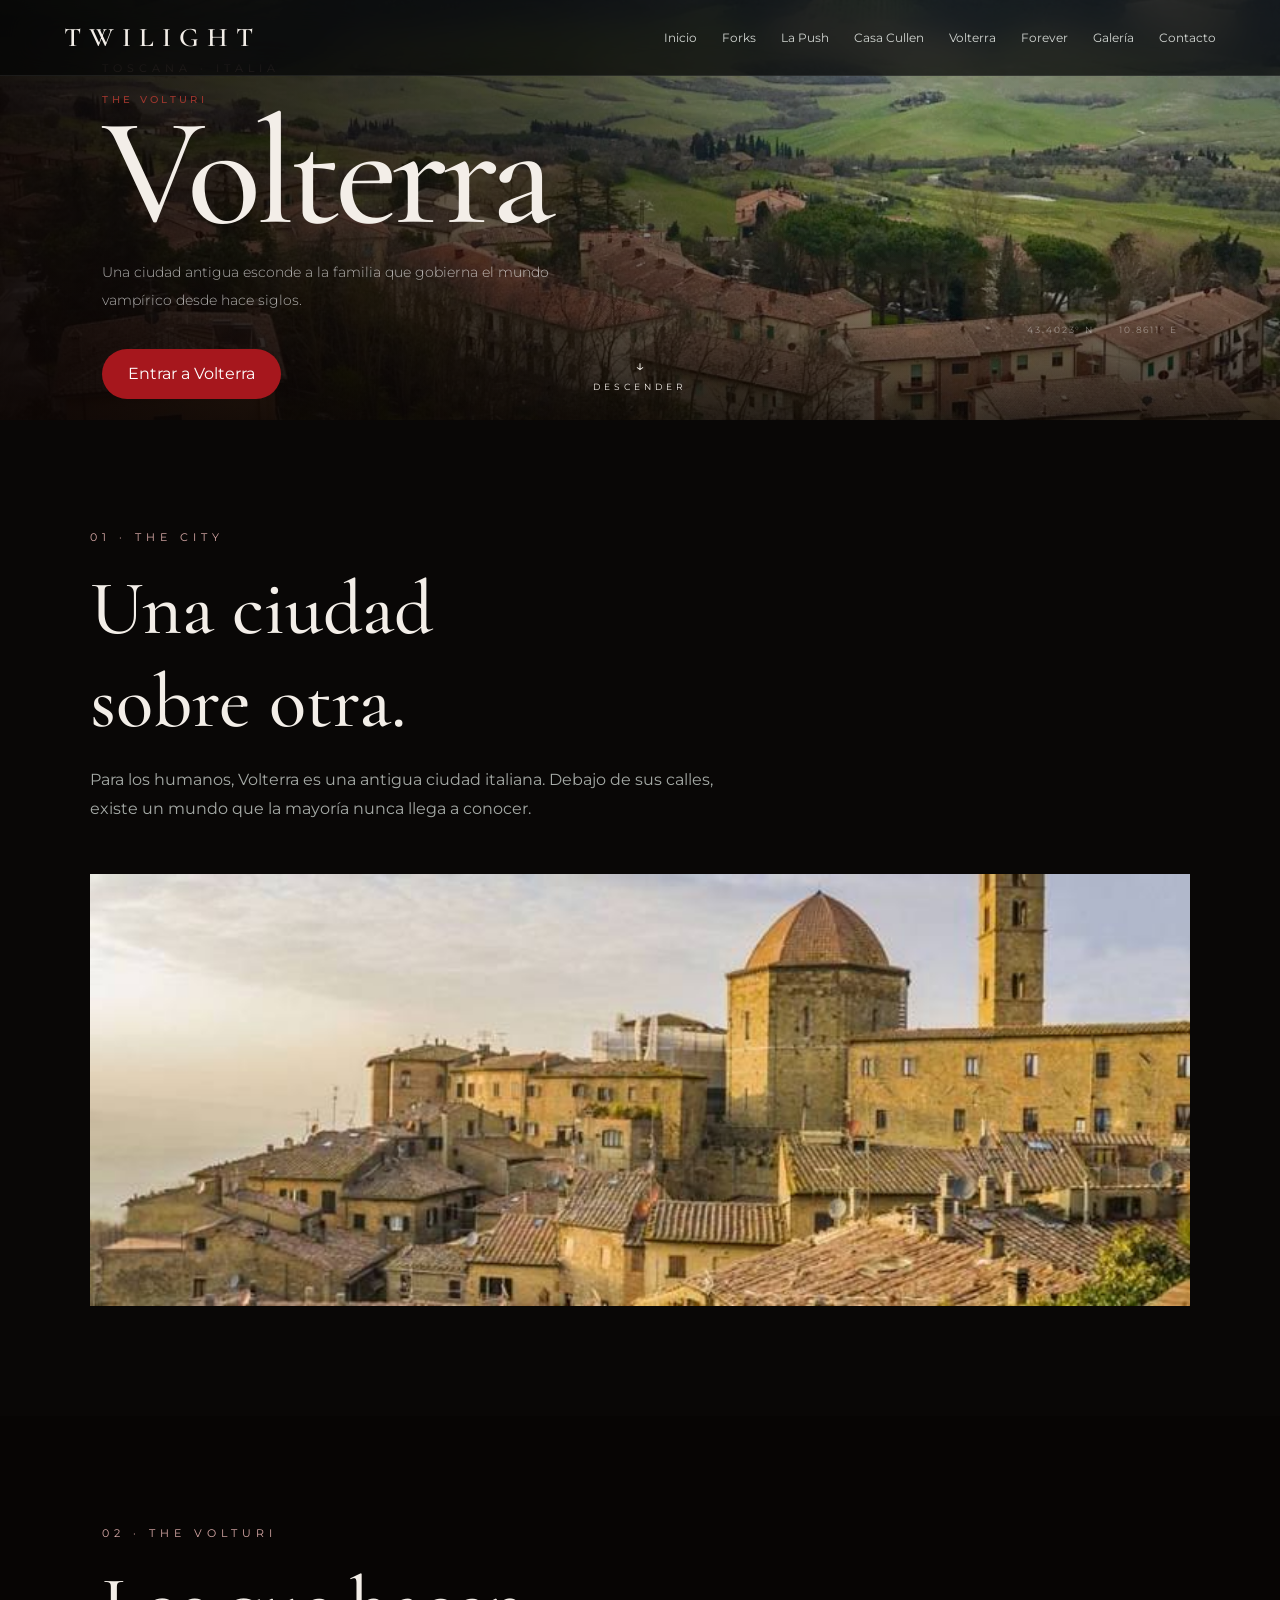
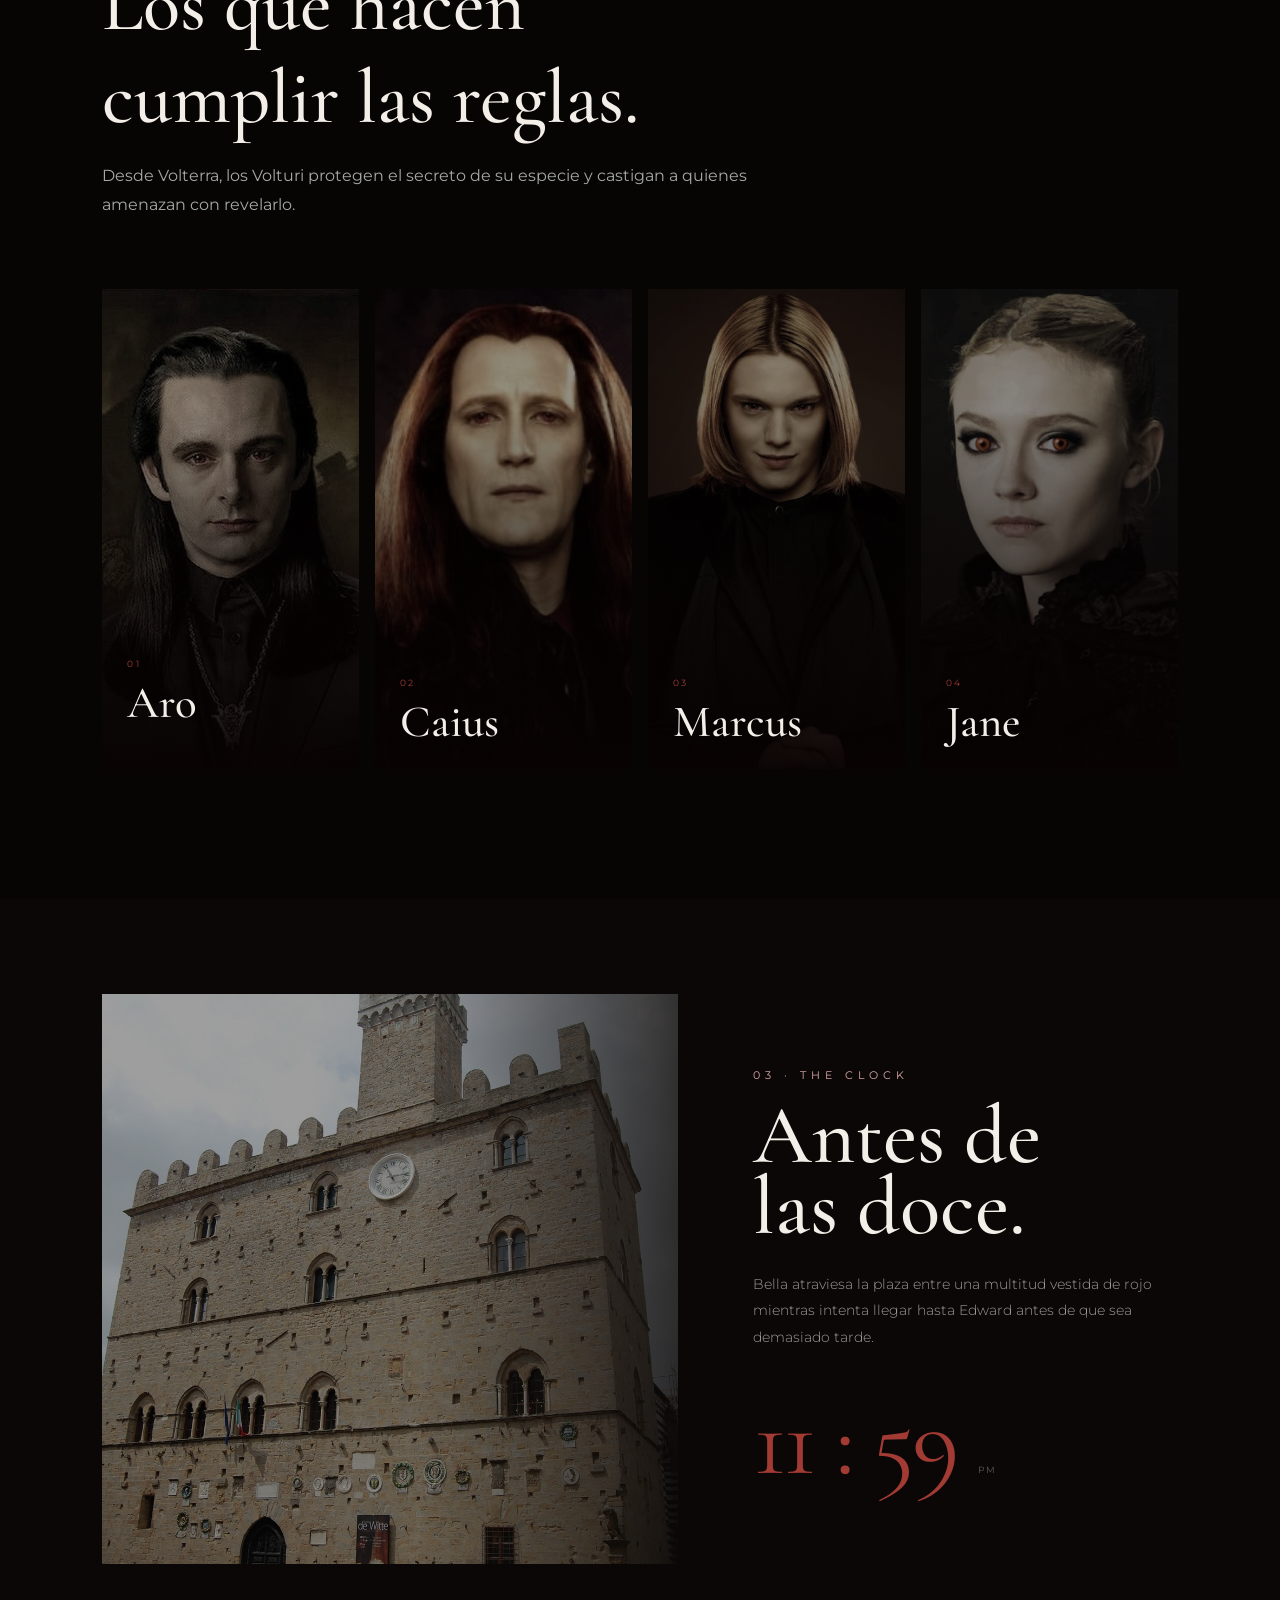
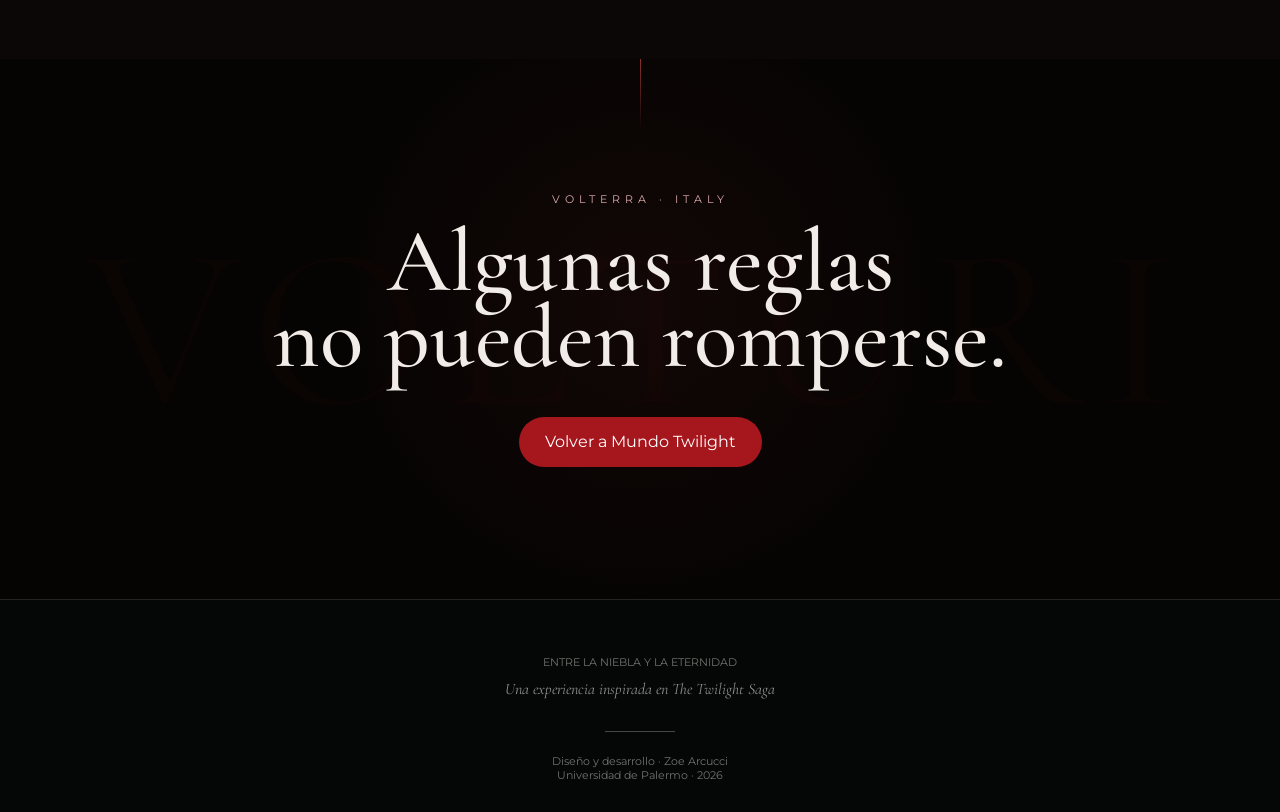
<file: volterra.html>
<!DOCTYPE html>
<html lang="es">
<head>
    <meta charset="UTF-8">
    <meta name="viewport" content="width=device-width, initial-scale=1.0">

    <title>Volterra | Twilight</title>

    <link rel="preconnect" href="https://fonts.googleapis.com">
    <link rel="preconnect" href="https://fonts.gstatic.com" crossorigin>

    <link href="https://fonts.googleapis.com/css2?family=Cormorant+Garamond:wght@400;500;600;700&family=Montserrat:wght@300;400;500;600&display=swap" rel="stylesheet">

    <link rel="stylesheet" href="css/estilos.css">
</head>

<body class="pagina-volterra">

<header class="header">

    <a href="index.html" class="logo">
        TWILIGHT
    </a>

    <nav>
        <a href="index.html">Inicio</a>
        <a href="forks.html">Forks</a>
        <a href="lapush.html">La Push</a>
        <a href="cullen.html">Casa Cullen</a>
        <a href="volterra.html">Volterra</a>
        <a href="forever_espanol.html">Forever</a>
        <a href="galeria.html">Galería</a>
        <a href="contacto.html">Contacto</a>
    </nav>

</header>


<main>

    <!-- HERO -->

    <section class="volterra-hero">

        <div class="volterra-hero-fondo"></div>
        <div class="volterra-hero-overlay"></div>

        <div class="volterra-hero-contenido">

            <p class="subtitulo">
                TOSCANA · ITALIA
            </p>

            <p class="volterra-etiqueta">
                THE VOLTURI
            </p>

            <h1>
                Volterra
            </h1>

            <p class="volterra-intro">
                Una ciudad antigua esconde a la familia
                que gobierna el mundo vampírico desde
                hace siglos.
            </p>

            <a href="#ciudad" class="btn principal">
                Entrar a Volterra
            </a>

        </div>

        <div class="volterra-coordenadas">
            <span>43.4023° N</span>
            <span>10.8611° E</span>
        </div>

        <div class="scroll">
            ↓
            <span>descender</span>
        </div>

    </section>


    <!-- LA CIUDAD -->

    <section class="seccion volterra-ciudad" id="ciudad">

        <div class="titulo-seccion">

            <p class="subtitulo">
                01 · THE CITY
            </p>

            <h2>
                Una ciudad<br>
                sobre otra.
            </h2>

            <p>
                Para los humanos, Volterra es una antigua
                ciudad italiana. Debajo de sus calles,
                existe un mundo que la mayoría nunca llega
                a conocer.
            </p>

        </div>

        <div class="volterra-ciudad-imagen">

            <img
                src="img/volterra-ciudad.jpg"
                alt="Ciudad de Volterra"
            >

        </div>

    </section>


    <!-- VOLTURI -->

    <section class="seccion volterra-volturi" id="volturi">

        <div class="titulo-seccion">

            <p class="subtitulo">
                02 · THE VOLTURI
            </p>

            <h2>
                Los que hacen<br>
                cumplir las reglas.
            </h2>

            <p>
                Desde Volterra, los Volturi protegen
                el secreto de su especie y castigan
                a quienes amenazan con revelarlo.
            </p>

        </div>


        <div class="volturi-grid">

            <article class="volturi-miembro">

                <img src="img/aro.jpg" alt="Aro">

                <div class="volturi-info">
                    <span>01</span>
                    <h3>Aro</h3>
                    <p>
                        Puede conocer todos los pensamientos
                        que una persona ha tenido con solo tocarla.
                    </p>
                </div>

            </article>


            <article class="volturi-miembro">

                <img src="img/caius.jpg" alt="Caius">

                <div class="volturi-info">
                    <span>02</span>
                    <h3>Caius</h3>
                    <p>
                        El más severo de los líderes Volturi
                        y el primero en exigir un castigo.
                    </p>
                </div>

            </article>


            <article class="volturi-miembro">

                <img src="img/marcus.jpg" alt="Marcus">

                <div class="volturi-info">
                    <span>03</span>
                    <h3>Marcus</h3>
                    <p>
                        Puede percibir la intensidad de los
                        vínculos entre las personas.
                    </p>
                </div>

            </article>


            <article class="volturi-miembro">

                <img src="img/jane.jpg" alt="Jane">

                <div class="volturi-info">
                    <span>04</span>
                    <h3>Jane</h3>
                    <p>
                        Es capaz de provocar la ilusión
                        de un dolor insoportable.
                    </p>
                </div>

            </article>

        </div>

    </section>


    <!-- RELOJ -->

    <section class="seccion volterra-reloj" id="reloj">

        <div class="volterra-reloj-imagen">

            <img
                src="img/volterra-reloj.jpg"
                alt="Torre del reloj de Volterra"
            >

        </div>


        <div class="volterra-reloj-texto">

            <p class="subtitulo">
                03 · THE CLOCK
            </p>

            <h2>
                Antes de<br>
                las doce.
            </h2>

            <p>
                Bella atraviesa la plaza entre una multitud
                vestida de rojo mientras intenta llegar
                hasta Edward antes de que sea demasiado tarde.
            </p>

            <span class="volterra-hora">
                11 : 59
            </span>

        </div>

    </section>


    <!-- CIERRE -->

    <section class="seccion volterra-cierre">

        <div class="volterra-cierre-contenido">

            <p class="subtitulo">
                VOLTERRA · ITALY
            </p>

            <h2>
                Algunas reglas<br>
                no pueden romperse.
            </h2>

            <a href="index.html#mundo" class="btn principal">
                Volver a Mundo Twilight
            </a>

        </div>

    </section>

</main>


<script src="js/script.js"></script>
<!-- FOOTER -->
<footer class="footer-twilight">

    <div class="footer-contenido">

        <p class="footer-titulo">
            ENTRE LA NIEBLA Y LA ETERNIDAD
        </p>

        <p class="footer-frase">
            Una experiencia inspirada en The Twilight Saga
        </p>

        <div class="footer-linea"></div>

        <p class="footer-autora">
            Diseño y desarrollo · Zoe Arcucci
        </p>

        <p class="footer-info">
            Universidad de Palermo · 2026
        </p>

    </div>

</footer>
</body>
</html>
</file>
<file: css/estilos.css>
:root {
    --negro: #050606;
    --negro-2: #090d0c;
    --blanco: #f1eee8;
    --gris: #a5aaa6;
    --rojo: #a6171d;
    --rojo-oscuro: #650d12;
    --rojo-claro: #d8a9a7;
    --verde: #14211d;
    --linea: rgba(255, 255, 255, 0.12);
}


/* ============================= */
/* GENERAL */
/* ============================= */

* {
    margin: 0;
    padding: 0;
    box-sizing: border-box;
}

html {
    scroll-behavior: smooth;
}

body {
    background: var(--negro);
    color: var(--blanco);
    font-family: "Montserrat", sans-serif;
    overflow-x: hidden;
}

body.sin-scroll {
    overflow: hidden;
}

a {
    color: inherit;
    text-decoration: none;
}

button {
    font: inherit;
}

img {
    display: block;
    width: 100%;
}

.oculto {
    display: none !important;
}


/* ============================= */
/* HEADER */
/* ============================= */

.header {
    position: fixed;
    top: 0;
    left: 0;

    width: 100%;
    height: 76px;

    z-index: 100;

    display: flex;
    align-items: center;
    justify-content: space-between;

    padding: 0 5%;

    background: rgba(3, 5, 5, 0.72);
    backdrop-filter: blur(16px);

    border-bottom: 1px solid rgba(255, 255, 255, 0.08);
}

.logo {
    font-family: "Cormorant Garamond", serif;
    font-size: 27px;
    font-weight: 600;
    letter-spacing: 8px;
}

nav {
    display: flex;
    gap: 25px;
}

nav a {
    position: relative;
    font-size: 12px;
    color: #d2d6d2;
    transition: 0.3s;
}

nav a::after {
    content: "";

    position: absolute;
    left: 0;
    bottom: -8px;

    width: 0;
    height: 1px;

    background: var(--rojo);

    transition: 0.3s;
}

nav a:hover {
    color: white;
}

nav a:hover::after {
    width: 100%;
}

.boton-sonido {
    padding: 9px 16px;

    border: 1px solid rgba(255, 255, 255, 0.18);
    border-radius: 30px;

    background: rgba(255, 255, 255, 0.04);
    color: white;

    cursor: pointer;
    transition: 0.3s;
}

.boton-sonido:hover {
    border-color: var(--rojo);
}

.boton-sonido.activo {
    background: var(--rojo);
    border-color: var(--rojo);
}


/* ============================= */
/* HERO */
/* ============================= */

.hero {
    min-height: 100vh;

    position: relative;

    display: flex;
    align-items: center;

    padding: 130px 8% 80px;

    overflow: hidden;

    background: url("../img/forks.jpg") center / cover;
}

.video-fondo {
    position: absolute;
    inset: 0;

    width: 100%;
    height: 100%;

    object-fit: cover;

    z-index: 0;
}

.hero-overlay {
    position: absolute;
    inset: 0;

    z-index: 1;

    background:
        linear-gradient(
            90deg,
            rgba(2, 4, 4, 0.96) 0%,
            rgba(2, 4, 4, 0.68) 45%,
            rgba(2, 4, 4, 0.25) 100%
        ),
        linear-gradient(
            0deg,
            rgba(5, 6, 6, 1) 0%,
            transparent 38%
        );
}

.hero-contenido {
    position: relative;
    z-index: 2;

    max-width: 800px;
}

.subtitulo {
    margin-bottom: 18px;

    font-size: 11px;
    letter-spacing: 5px;

    color: var(--rojo-claro);
}

.hero h1 {
    font-family: "Cormorant Garamond", serif;

    font-size: clamp(70px, 9vw, 135px);
    line-height: 0.78;

    font-weight: 500;
    letter-spacing: -2px;

    margin-bottom: 35px;
}

.hero-texto {
    max-width: 610px;

    color: #c8cdca;

    font-size: 15px;
    line-height: 1.9;
}

.hero-botones {
    display: flex;
    flex-wrap: wrap;

    gap: 14px;

    margin-top: 35px;
}

.btn {
    min-height: 50px;

    display: inline-flex;
    align-items: center;
    justify-content: center;

    padding: 0 25px;

    border-radius: 30px;
    border: 1px solid transparent;

    cursor: pointer;

    transition: 0.3s;
}

.btn:hover {
    transform: translateY(-4px);
}

.principal {
    background: var(--rojo);
    color: white;
}

.principal:hover {
    background: #c11a21;
}

.secundario {
    background: rgba(255, 255, 255, 0.04);
    border-color: rgba(255, 255, 255, 0.25);
    color: white;
}

.secundario:hover {
    border-color: var(--rojo);
}

.scroll {
    position: absolute;

    z-index: 5;

    bottom: 27px;
    left: 50%;

    transform: translateX(-50%);

    display: flex;
    flex-direction: column;
    align-items: center;

    gap: 6px;

    animation: scrollAnimacion 1.6s infinite;
}

.scroll span {
    font-size: 9px;
    text-transform: uppercase;
    letter-spacing: 4px;
}

@keyframes scrollAnimacion {
    0% {
        transform: translate(-50%, 0);
    }

    50% {
        transform: translate(-50%, 8px);
    }

    100% {
        transform: translate(-50%, 0);
    }
}


/* ============================= */
/* SECCIONES */
/* ============================= */

.seccion {
    padding: 110px 7%;
}

.titulo-seccion {
    max-width: 760px;
    margin-bottom: 50px;
}

.titulo-seccion h2,
.playlist h2,
.final h2 {
    font-family: "Cormorant Garamond", serif;

    font-size: clamp(50px, 6vw, 82px);
    font-weight: 500;

    margin-bottom: 18px;
}

.titulo-seccion > p:last-child,
.playlist-texto > p,
.final p {
    max-width: 650px;

    line-height: 1.8;

    color: var(--gris);
}


/* ============================= */
/* SAGA */
/* ============================= */

.saga {
    background: var(--negro-2);
}

.peliculas {
    display: grid;

    grid-template-columns: repeat(5, 1fr);

    gap: 15px;
}

.pelicula {
    min-height: 470px;

    position: relative;

    overflow: hidden;

    border: 1px solid var(--linea);

    background: #111;
}

.pelicula img {
    position: absolute;
    inset: 0;

    width: 100%;
    height: 100%;

    object-fit: cover;

    transition: 0.65s;
}

.pelicula::after {
    content: "";

    position: absolute;
    inset: 0;

    z-index: 1;

    background:
        linear-gradient(
            transparent 25%,
            rgba(3, 5, 5, 0.95)
        );
}

.pelicula:hover img {
    transform: scale(1.08);
}

.pelicula-info {
    position: absolute;

    z-index: 2;

    left: 22px;
    bottom: 22px;
}

.pelicula-info span {
    font-size: 10px;
    letter-spacing: 3px;

    color: var(--rojo-claro);
}

.pelicula-info h3 {
    font-family: "Cormorant Garamond", serif;

    font-size: 32px;
    font-weight: 500;

    margin: 6px 0 15px;
}

.abrir-info {
    padding-bottom: 4px;

    border: none;
    border-bottom: 1px solid rgba(255, 255, 255, 0.5);

    background: transparent;

    color: white;

    cursor: pointer;
}


/* ============================= */
/* PERSONAJES */
/* ============================= */

.personajes {
    background:
        radial-gradient(
            circle at 90% 15%,
            rgba(154, 23, 29, 0.10),
            transparent 28%
        ),
        var(--negro);
}

.carrusel-personajes {
    width: 100%;

    display: grid;

    grid-template-columns: 55px minmax(0, 1fr) 55px;

    align-items: center;

    gap: 18px;
}

.personajes-scroll {
    width: 100%;

    display: grid;

    grid-template-columns: repeat(4, minmax(0, 1fr));

    gap: 18px;

    overflow: hidden;
}

.personaje {
    width: 100%;

    min-width: 0;

    position: relative;

    aspect-ratio: 0.72;

    overflow: hidden;

    border: 1px solid var(--linea);

    background: #0b0e0d;

    animation: aparecerPersonaje 0.45s ease;
}

.personaje img {
    width: 100%;
    height: 100%;

    object-fit: cover;

    filter: grayscale(18%);

    transition:
        transform 0.6s ease,
        filter 0.6s ease;
}

.personaje:hover img {
    transform: scale(1.07);

    filter: grayscale(0%);
}

.personaje::after {
    content: "";

    position: absolute;
    inset: 0;

    background:
        linear-gradient(
            transparent 35%,
            rgba(2, 4, 4, 0.98)
        );

    pointer-events: none;
}

.personaje-info {
    position: absolute;

    z-index: 3;

    left: 20px;
    right: 20px;
    bottom: 20px;

    transition: 0.3s;
}

.personaje:hover .personaje-info {
    transform: translateY(-8px);
}

.personaje-info span {
    display: block;

    margin-bottom: 5px;

    font-size: 10px;
    letter-spacing: 2px;

    text-transform: uppercase;

    color: var(--rojo-claro);
}

.personaje-info h3 {
    font-family: "Cormorant Garamond", serif;

    font-size: 30px;

    font-weight: 500;

    margin-bottom: 4px;
}

.personaje-info p {
    font-size: 11px;

    color: #a9aeaa;
}

.flecha-personaje {
    width: 48px;
    height: 48px;

    display: flex;
    align-items: center;
    justify-content: center;

    justify-self: center;

    border-radius: 50%;

    border: 1px solid rgba(255, 255, 255, 0.18);

    background: rgba(8, 12, 11, 0.92);

    color: white;

    font-size: 22px;

    cursor: pointer;

    transition: 0.3s;
}

.flecha-personaje:hover {
    background: var(--rojo);
    border-color: var(--rojo);

    transform: scale(1.08);
}

.ayuda-carrusel {
    margin-top: 18px;

    text-align: center;

    color: #747a76;

    font-size: 11px;
    letter-spacing: 1px;
}

@keyframes aparecerPersonaje {
    from {
        opacity: 0;
        transform: translateX(18px);
    }

    to {
        opacity: 1;
        transform: translateX(0);
    }
}


/* ============================= */
/* MUNDO */
/* ============================= */

.mundo {
    background: #0a0f0d;
}

.lugares-grid {
    display: grid;

    grid-template-columns: repeat(2, 1fr);

    gap: 18px;
}

.lugar {
    min-height: 360px;

    position: relative;

    overflow: hidden;

    border: 1px solid var(--linea);

    background-size: cover;
    background-position: center;

    color: white;

    cursor: pointer;
}

.lugar::before {
    content: "";

    position: absolute;
    inset: 0;

    background:
        linear-gradient(
            transparent,
            rgba(3, 5, 5, 0.92)
        );

    transition: 0.3s;
}

.lugar:hover::before {
    background:
        linear-gradient(
            rgba(80, 5, 8, 0.12),
            rgba(3, 5, 5, 0.78)
        );
}

.lugar span {
    position: absolute;

    z-index: 2;

    left: 25px;
    bottom: 24px;

    font-family: "Cormorant Garamond", serif;

    font-size: 45px;

    transition: 0.3s;
}

.lugar:hover span {
    transform: translateY(-8px);

    color: var(--rojo-claro);
}


/* ============================= */
/* CURIOSIDADES */
/* ============================= */

.curiosidades {
    background:
        radial-gradient(
            circle at 10% 40%,
            rgba(166, 23, 29, 0.10),
            transparent 25%
        ),
        var(--negro);
}

.curiosidades-grid {
    display: grid;

    grid-template-columns: repeat(4, 1fr);

    gap: 16px;
}

.curiosidad {
    min-height: 260px;

    position: relative;

    overflow: hidden;

    border: 1px solid var(--linea);

    background: #0d1210;

    color: white;

    cursor: pointer;

    transition: 0.3s;
}

.curiosidad:hover {
    border-color: rgba(166, 23, 29, 0.7);
}

.frente,
.dorso {
    position: absolute;

    inset: 0;

    padding: 25px;

    transition: 0.4s;
}

.frente {
    display: flex;

    flex-direction: column;

    justify-content: space-between;
}

.frente span {
    color: var(--rojo);

    font-size: 25px;
}

.frente h3 {
    font-family: "Cormorant Garamond", serif;

    font-size: 34px;

    font-weight: 500;
}

.frente p {
    font-size: 11px;

    color: var(--gris);
}

.dorso {
    display: flex;

    align-items: center;

    line-height: 1.8;

    color: #d0d4d1;

    opacity: 0;

    transform: translateY(20px);
}

.curiosidad.abierta .frente {
    opacity: 0;

    transform: translateY(-20px);
}

.curiosidad.abierta .dorso {
    opacity: 1;

    transform: translateY(0);
}


/* ============================= */
/* PLAYLIST */
/* ============================= */

.playlist {
    background: #090c0b;
}

.playlist-contenido {
    display: grid;

    grid-template-columns: 1.15fr 0.85fr;

    gap: 70px;

    align-items: center;
}

.canciones {
    margin-top: 35px;

    border-top: 1px solid var(--linea);
}

.cancion {
    width: 100%;

    display: flex;

    gap: 20px;

    padding: 18px 6px;

    border: none;
    border-bottom: 1px solid var(--linea);

    background: transparent;

    color: #b9beba;

    text-align: left;

    cursor: pointer;

    transition: 0.3s;
}

.cancion span {
    color: var(--rojo);
}

.cancion:hover,
.cancion.activa {
    color: white;

    padding-left: 14px;

    background:
        linear-gradient(
            90deg,
            rgba(166, 23, 29, 0.09),
            transparent
        );
}

.reproductor {
    min-height: 500px;

    display: flex;

    flex-direction: column;

    justify-content: center;
    align-items: center;

    padding: 40px;

    border: 1px solid var(--linea);

    text-align: center;
}

.vinilo {
    width: 250px;
    height: 250px;

    border-radius: 50%;

    background:
        repeating-radial-gradient(
            circle,
            #151515 0px,
            #151515 3px,
            #252525 4px,
            #252525 6px
        );

    display: flex;

    justify-content: center;
    align-items: center;

    margin-bottom: 30px;

    animation: girar 8s linear infinite;

    animation-play-state: paused;
}

.reproductor.play .vinilo {
    animation-play-state: running;
}

.centro-vinilo {
    width: 82px;
    height: 82px;

    border-radius: 50%;

    display: flex;

    justify-content: center;
    align-items: center;

    background: var(--rojo);

    border: 12px solid #c5b4a9;

    font-family: "Cormorant Garamond", serif;
}

@keyframes girar {
    to {
        transform: rotate(360deg);
    }
}

.reproduciendo {
    font-size: 9px;

    letter-spacing: 4px;

    color: var(--rojo-claro);
}

.reproductor h3 {
    font-family: "Cormorant Garamond", serif;

    font-size: 30px;

    font-weight: 500;

    margin: 10px 0 22px;
}

.barra-musica {
    width: 100%;
    height: 4px;

    background: rgba(255, 255, 255, 0.1);

    overflow: hidden;

    margin-bottom: 15px;
}

.barra-musica div {
    height: 100%;

    width: 35%;

    background: var(--rojo);

    animation: musica 6s infinite alternate ease-in-out;
}

@keyframes musica {
    from {
        width: 20%;
    }

    to {
        width: 85%;
    }
}

.reproductor > p {
    color: #767c78;

    font-size: 11px;
}


/* ============================= */
/* QUIZ */
/* ============================= */

.quiz {
    background:
        linear-gradient(
            rgba(5, 6, 6, 0.78),
            rgba(5, 6, 6, 0.96)
        ),
        url("../img/quiz-fondo.jpg");

    background-size: cover;

    background-position: center;
}

.quiz-caja {
    max-width: 850px;

    margin: auto;

    padding: 55px;

    border: 1px solid var(--linea);

    background: rgba(5, 8, 7, 0.90);

    backdrop-filter: blur(12px);
}

.inicio-quiz {
    text-align: center;
}

.inicio-quiz h3 {
    font-family: "Cormorant Garamond", serif;

    font-size: 42px;

    font-weight: 500;

    margin-bottom: 12px;
}

.inicio-quiz p {
    color: var(--gris);

    margin-bottom: 28px;
}

.quiz-superior {
    margin-bottom: 35px;
}

.quiz-superior > span {
    font-size: 11px;

    color: #aaa;
}

.progreso {
    height: 5px;

    margin-top: 10px;

    background: rgba(255, 255, 255, 0.10);
}

#barraProgreso {
    width: 0;

    height: 100%;

    background: var(--rojo);

    transition: 0.4s;
}

#pregunta {
    font-family: "Cormorant Garamond", serif;

    font-size: 41px;

    font-weight: 500;

    margin-bottom: 28px;
}

.respuestas {
    display: grid;

    gap: 12px;
}

.respuesta {
    width: 100%;

    padding: 18px;

    border: 1px solid var(--linea);

    background: rgba(255, 255, 255, 0.025);

    color: white;

    text-align: left;

    cursor: pointer;

    transition: 0.25s;
}

.respuesta:hover {
    transform: translateX(7px);

    border-color: var(--rojo);

    background: rgba(166, 23, 29, 0.10);
}

#resultadoQuiz h3 {
    font-family: "Cormorant Garamond", serif;

    font-size: 48px;

    font-weight: 500;

    margin-bottom: 14px;
}

#textoResultado {
    line-height: 1.8;

    color: var(--gris);

    margin-bottom: 35px;
}

.resultado-porcentajes {
    display: grid;

    gap: 24px;

    margin-bottom: 34px;
}

.porcentaje-titulo {
    display: flex;

    justify-content: space-between;

    margin-bottom: 8px;
}

.barra-resultado {
    width: 100%;

    height: 10px;

    background: rgba(255, 255, 255, 0.10);

    overflow: hidden;
}

.barra-resultado div {
    width: 0;

    height: 100%;

    background:
        linear-gradient(
            90deg,
            var(--rojo-oscuro),
            var(--rojo)
        );

    transition: width 1.3s ease;
}


/* ============================= */
/* FINAL */
/* ============================= */

.final {
    min-height: 62vh;

    padding: 90px 8%;

    display: flex;

    justify-content: center;
    align-items: center;

    text-align: center;

    background:
        linear-gradient(
            rgba(4, 6, 5, 0.65),
            rgba(4, 6, 5, 0.96)
        ),
        url("../img/bosque.jpg");

    background-size: cover;

    background-position: center;
}

.final > div {
    max-width: 760px;
}


/* ============================= */
/* FOOTER */
/* ============================= */

footer {
    padding: 30px 7%;

    display: flex;

    justify-content: space-between;

    gap: 20px;

    border-top: 1px solid var(--linea);

    background: #030404;

    color: #6e746f;

    font-size: 11px;
}


/* ============================= */
/* MODAL */
/* ============================= */

.modal {
    position: fixed;

    inset: 0;

    z-index: 500;

    display: flex;

    justify-content: center;
    align-items: center;

    padding: 20px;
}

.fondo-modal {
    position: absolute;

    inset: 0;

    background: rgba(0, 0, 0, 0.82);

    backdrop-filter: blur(8px);
}

.modal-contenido {
    position: relative;

    z-index: 2;

    width: min(600px, 100%);

    padding: 45px;

    background: #0b100e;

    border: 1px solid rgba(166, 23, 29, 0.45);
}

.modal-contenido h3 {
    font-family: "Cormorant Garamond", serif;

    font-size: 48px;

    font-weight: 500;

    margin-bottom: 18px;
}

.modal-contenido > p:last-child {
    color: #bac0bc;

    line-height: 1.8;
}

#cerrarModal {
    position: absolute;

    right: 16px;
    top: 12px;

    border: none;

    background: transparent;

    color: white;

    font-size: 30px;

    cursor: pointer;
}


/* ============================= */
/* RESPONSIVE */
/* ============================= */

@media (max-width: 1100px) {

    .peliculas {
        grid-template-columns: repeat(3, 1fr);
    }

    .curiosidades-grid {
        grid-template-columns: repeat(2, 1fr);
    }

}


@media (max-width: 950px) {

    .personajes-scroll {
        grid-template-columns: repeat(2, minmax(0, 1fr));
    }

}


@media (max-width: 850px) {

    nav {
        display: none;
    }

    .lugares-grid {
        grid-template-columns: 1fr;
    }

    .playlist-contenido {
        grid-template-columns: 1fr;
    }

    .hero h1 {
        font-size: 72px;
    }

}


@media (max-width: 600px) {

    .seccion {
        padding: 85px 5%;
    }

    .peliculas {
        grid-template-columns: 1fr;
    }

    .curiosidades-grid {
        grid-template-columns: 1fr;
    }

    .carrusel-personajes {
        grid-template-columns: 42px minmax(0, 1fr) 42px;

        gap: 8px;
    }

    .personajes-scroll {
        grid-template-columns: 1fr;
    }

    .flecha-personaje {
        width: 40px;
        height: 40px;

        font-size: 18px;
    }

    .pelicula {
        min-height: 520px;
    }

    .hero h1 {
        font-size: 56px;
    }

    .quiz-caja {
        padding: 30px 20px;
    }

    footer {
        flex-direction: column;
    }

}/* ===================================================== */
/* PÁGINA INTERNA — FORKS */
/* Todo este código se suma al CSS original */
/* ===================================================== */

.pagina-forks {
    background: #050606;
}


/* ---------- HERO FORKS ---------- */

.forks-hero {
    min-height: 100vh;
    position: relative;

    display: flex;
    align-items: center;

    padding: 130px 8% 90px;

    overflow: hidden;

    background:
        linear-gradient(
            90deg,
            rgba(2, 4, 4, 0.96) 0%,
            rgba(2, 4, 4, 0.70) 50%,
            rgba(2, 4, 4, 0.28) 100%
        ),
        url("../img/forks.jpg") center / cover;
}


/* niebla */

.forks-niebla {
    position: absolute;
    inset: 0;

    background:
        radial-gradient(
            ellipse at 70% 60%,
            rgba(220, 225, 220, 0.10),
            transparent 45%
        );

    animation: moverNiebla 8s ease-in-out infinite alternate;

    pointer-events: none;
}

@keyframes moverNiebla {

    from {
        transform: translateX(-20px);
        opacity: 0.45;
    }

    to {
        transform: translateX(30px);
        opacity: 0.8;
    }
}


.forks-overlay {
    position: absolute;
    inset: 0;

    background:
        linear-gradient(
            0deg,
            #050606 0%,
            transparent 40%
        );

    pointer-events: none;
}


.forks-hero-contenido {
    position: relative;
    z-index: 3;

    max-width: 800px;
}


.forks-coordenadas {
    margin-bottom: 22px;

    color: #7f8983;

    font-size: 10px;
    letter-spacing: 3px;
}


.forks-hero h1 {
    font-family: "Cormorant Garamond", serif;

    font-size: clamp(75px, 10vw, 145px);
    line-height: 0.75;

    font-weight: 500;
    letter-spacing: -3px;

    margin-bottom: 40px;
}


.forks-intro {
    max-width: 580px;

    margin-bottom: 35px;

    color: #bcc2be;

    font-size: 15px;
    line-height: 1.9;
}


/* clima */

.forks-clima {
    position: absolute;

    z-index: 4;

    right: 7%;
    bottom: 70px;

    display: flex;
    align-items: center;

    gap: 15px;

    padding: 15px 20px;

    border: 1px solid rgba(255,255,255,0.12);

    background: rgba(5, 8, 7, 0.55);

    backdrop-filter: blur(10px);
}


.forks-clima > span {
    font-size: 25px;
}


.forks-clima small {
    display: block;

    margin-bottom: 4px;

    color: #858c88;

    font-size: 8px;
    letter-spacing: 3px;
}


.forks-clima p {
    font-size: 12px;

    color: white;
}


/* botón volver */

.boton-volver {
    padding: 9px 16px;

    border: 1px solid rgba(255,255,255,0.18);
    border-radius: 30px;

    color: #d4d8d5;

    font-size: 11px;

    transition: 0.3s;
}


.boton-volver:hover {
    border-color: var(--rojo);
    color: white;
}


/* ===================================================== */
/* EXPLORADOR */
/* ===================================================== */

.forks-explorar {
    background:
        radial-gradient(
            circle at 80% 30%,
            rgba(20, 50, 40, 0.25),
            transparent 30%
        ),
        #070a09;
}


/* progreso */

.forks-progreso {
    max-width: 650px;

    margin-bottom: 55px;
}


.forks-progreso > div:first-child {
    display: flex;
    justify-content: space-between;

    margin-bottom: 12px;
}


.forks-progreso span {
    color: #777f7a;

    font-size: 9px;
    letter-spacing: 3px;
}


.forks-progreso strong {
    color: var(--rojo-claro);

    font-size: 11px;
    letter-spacing: 2px;
}


.forks-progreso-barra {
    width: 100%;
    height: 2px;

    background: rgba(255,255,255,0.10);

    overflow: hidden;
}


#progresoForks {
    width: 0%;
    height: 100%;

    background: var(--rojo);

    transition: width 0.8s ease;
}


/* ===================================================== */
/* LUGARES */
/* ===================================================== */

.forks-lugares {
    display: grid;

    grid-template-columns: repeat(2, 1fr);

    gap: 18px;
}


.forks-lugar {
    min-height: 390px;

    position: relative;

    display: flex;
    flex-direction: column;
    justify-content: space-between;

    padding: 28px;

    overflow: hidden;

    border: 1px solid rgba(255,255,255,0.11);

    background:
        linear-gradient(
            135deg,
            #0d1411,
            #080b0a
        );

    transition:
        transform 0.4s ease,
        border-color 0.4s ease,
        background 0.4s ease;
}


.forks-lugar:hover {
    transform: translateY(-7px);

    border-color: rgba(166, 23, 29, 0.65);

    background:
        linear-gradient(
            135deg,
            #111b17,
            #080b0a
        );
}


/* número grande */

.forks-numero {
    position: absolute;

    right: 25px;
    top: 15px;

    font-family: "Cormorant Garamond", serif;

    font-size: 95px;

    color: rgba(255,255,255,0.035);

    pointer-events: none;
}


.forks-lugar-contenido {
    position: relative;

    z-index: 2;

    margin-top: auto;

    max-width: 430px;
}


.forks-lugar-contenido > span {
    display: block;

    margin-bottom: 10px;

    color: var(--rojo-claro);

    font-size: 9px;
    letter-spacing: 3px;
}


.forks-lugar h3 {
    margin-bottom: 15px;

    font-family: "Cormorant Garamond", serif;

    font-size: 48px;
    font-weight: 500;
}


.forks-lugar p {
    margin-bottom: 25px;

    color: #9da59f;

    font-size: 13px;
    line-height: 1.8;
}


/* botón descubrir */

.forks-descubrir {
    padding: 0 0 5px;

    border: none;
    border-bottom: 1px solid rgba(255,255,255,0.4);

    background: transparent;

    color: white;

    cursor: pointer;

    font-size: 12px;

    transition: 0.3s;
}


.forks-descubrir:hover {
    color: var(--rojo-claro);

    border-color: var(--rojo);
}


/* lugar ya visitado */

.forks-lugar.descubierto::before {
    content: "DESCUBIERTO";

    position: absolute;

    top: 25px;
    left: 25px;

    color: #8fa89c;

    font-size: 8px;
    letter-spacing: 3px;
}


/* ===================================================== */
/* ARCHIVO CONFIDENCIAL */
/* ===================================================== */

.forks-archivo {
    min-height: 650px;

    display: flex;
    justify-content: center;
    align-items: center;

    text-align: center;

    background:
        radial-gradient(
            circle,
            rgba(115, 15, 20, 0.12),
            transparent 35%
        ),
        #050606;
}


.forks-archivo-contenido {
    max-width: 720px;
}


.forks-archivo h2 {
    margin-bottom: 20px;

    font-family: "Cormorant Garamond", serif;

    font-size: clamp(55px, 7vw, 90px);

    font-weight: 500;
}


.forks-archivo-contenido > p {
    color: #909793;

    line-height: 1.8;
}


.archivo-bloqueado {
    margin: 45px auto 0;

    max-width: 430px;

    padding: 45px 30px;

    border: 1px dashed rgba(255,255,255,0.18);

    background: rgba(255,255,255,0.025);

    transition: 0.6s;
}


.archivo-bloqueado > span {
    display: block;

    margin-bottom: 17px;

    font-size: 30px;
}


.archivo-bloqueado p {
    margin-bottom: 8px;

    color: #c3c8c5;

    font-size: 11px;
    letter-spacing: 4px;
}


.archivo-bloqueado small {
    color: #656c68;

    font-size: 10px;
}


/* archivo desbloqueado */

.archivo-bloqueado.desbloqueado {
    border-style: solid;

    border-color: rgba(166,23,29,0.7);

    background:
        linear-gradient(
            135deg,
            rgba(166,23,29,0.12),
            rgba(255,255,255,0.02)
        );
}


/* ===================================================== */
/* PANEL LATERAL */
/* ===================================================== */

.forks-panel {
    position: fixed;

    inset: 0;

    z-index: 500;

    display: flex;
    justify-content: flex-end;
}


.forks-panel-fondo {
    position: absolute;

    inset: 0;

    background: rgba(0,0,0,0.78);

    backdrop-filter: blur(5px);
}


.forks-panel-contenido {
    position: relative;

    z-index: 2;

    width: min(620px, 90%);

    height: 100%;

    overflow-y: auto;

    padding: 100px 60px 60px;

    border-left: 1px solid rgba(255,255,255,0.12);

    background:
        linear-gradient(
            160deg,
            #0d1411,
            #050606
        );

    animation: entrarPanelForks 0.5s ease;
}


@keyframes entrarPanelForks {

    from {
        transform: translateX(100%);
    }

    to {
        transform: translateX(0);
    }
}


.forks-panel-cerrar {
    position: absolute;

    top: 28px;
    right: 30px;

    width: 45px;
    height: 45px;

    border: 1px solid rgba(255,255,255,0.18);
    border-radius: 50%;

    background: transparent;

    color: white;

    font-size: 25px;

    cursor: pointer;

    transition: 0.3s;
}


.forks-panel-cerrar:hover {
    background: var(--rojo);

    border-color: var(--rojo);

    transform: rotate(90deg);
}


.forks-panel-contenido h2 {
    margin-bottom: 25px;

    font-family: "Cormorant Garamond", serif;

    font-size: 65px;

    font-weight: 500;
}


#forksPanelTexto {
    color: #b1b7b3;

    font-size: 14px;
    line-height: 1.9;
}


#forksPanelExtra {
    margin-top: 35px;
}


/* ===================================================== */
/* RESPONSIVE */
/* ===================================================== */

@media (max-width: 850px) {

    .forks-lugares {
        grid-template-columns: 1fr;
    }

    .forks-clima {
        display: none;
    }

    .forks-panel-contenido {
        width: 100%;

        padding:
            90px 30px
            50px;
    }

    .forks-hero h1 {
        font-size: 75px;
    }

}
/* ===================================================== */
/* FORKS — IMÁGENES DE LOS LUGARES */
/* ===================================================== */

.forks-lugar {
    background-size: cover;
    background-position: center;
    isolation: isolate;
}

/* Oscurece la foto para poder leer el texto */
.forks-lugar::after {
    content: "";
    position: absolute;
    inset: 0;
    z-index: 0;

    background:
        linear-gradient(
            180deg,
            rgba(3, 6, 5, 0.15) 0%,
            rgba(3, 6, 5, 0.45) 45%,
            rgba(3, 6, 5, 0.97) 100%
        );

    transition: 0.5s ease;
}

.forks-lugar:hover::after {
    background:
        linear-gradient(
            180deg,
            rgba(3, 6, 5, 0.05) 0%,
            rgba(3, 6, 5, 0.30) 42%,
            rgba(3, 6, 5, 0.94) 100%
        );
}

/* CASA SWAN */

.forks-lugar[data-lugar="swan"] {
    background-image: url("../img/casa-swan.jpg");
}

/* INSTITUTO */

.forks-lugar[data-lugar="instituto"] {
    background-image: url("../img/forks-high-school.jpg");
}

/* HOSPITAL */

.forks-lugar[data-lugar="hospital"] {
    background-image: url("../img/hospital-forks.jpg");
}

/* BOSQUE */

.forks-lugar[data-lugar="bosque"] {
    background-image: url("../img/bosque-forks.jpg");
}

/* Aseguramos que el contenido quede encima de la foto */

.forks-numero,
.forks-lugar-contenido {
    z-index: 2;
}
/* ===================================================== */
/* FORKS — CONTENIDO VISUAL DE LOS PANELES */
/* ===================================================== */

.forks-panel-imagen {
    width: 100%;
    height: 290px;

    margin: 28px 0;

    overflow: hidden;

    border: 1px solid rgba(255,255,255,0.12);

    position: relative;
}

.forks-panel-imagen img {
    width: 100%;
    height: 100%;

    object-fit: cover;

    transition: transform 0.7s ease;
}

.forks-panel-imagen:hover img {
    transform: scale(1.05);
}


/* DETALLES */

.forks-detalle {
    margin-top: 30px;

    padding-top: 25px;

    border-top: 1px solid rgba(255,255,255,0.12);
}

.forks-detalle > span {
    display: block;

    margin-bottom: 10px;

    color: var(--rojo-claro);

    font-size: 9px;
    letter-spacing: 3px;
}

.forks-detalle h3 {
    margin-bottom: 10px;

    font-family: "Cormorant Garamond", serif;

    font-size: 35px;
    font-weight: 500;
}

.forks-detalle p {
    color: #9da59f;

    font-size: 13px;
    line-height: 1.8;
}


/* BOTONES SECRETOS */

.forks-secreto {
    margin-top: 25px;

    padding: 12px 0;

    border: none;
    border-bottom: 1px solid rgba(255,255,255,0.35);

    background: transparent;

    color: white;

    font-size: 11px;
    letter-spacing: 1px;

    cursor: pointer;

    transition: 0.3s;
}

.forks-secreto:hover {
    color: var(--rojo-claro);
    border-color: var(--rojo);
}


/* EVIDENCIA */

.forks-evidencia {
    margin-top: 25px;

    padding: 22px;

    border-left: 2px solid var(--rojo);

    background: rgba(166,23,29,0.07);

    color: #adb4af;

    font-family: monospace;

    font-size: 11px;
    line-height: 2;
}


/* EXPEDIENTE CARLISLE */

.forks-expediente {
    display: grid;

    grid-template-columns: repeat(3, 1fr);

    gap: 1px;

    margin-top: 30px;

    background: rgba(255,255,255,0.10);
}

.forks-expediente > div {
    padding: 18px;

    background: #0a0e0c;
}

.forks-expediente span {
    display: block;

    margin-bottom: 8px;

    color: #68706b;

    font-size: 7px;
    letter-spacing: 2px;
}

.forks-expediente strong {
    color: #d6dad7;

    font-size: 11px;
    font-weight: 400;
}


/* BOSQUE */

.forks-bosque-alerta {
    margin-top: 30px;

    padding: 25px;

    border: 1px solid rgba(166,23,29,0.45);

    background: rgba(80,5,8,0.08);
}

.forks-bosque-alerta > span {
    color: var(--rojo-claro);

    font-size: 9px;
    letter-spacing: 3px;
}

.forks-bosque-alerta > p {
    margin-top: 12px;

    color: #9da49f;
}

.rastro-resultado {
    position: relative;

    min-height: 260px;

    margin-top: 25px;

    padding: 35px;

    display: flex;
    flex-direction: column;
    justify-content: flex-end;

    overflow: hidden;

    text-align: center;

    background:
        linear-gradient(
            rgba(0,0,0,0.30),
            rgba(0,0,0,0.82)
        ),
        url("../img/bosque-ojos.jpg") center / cover;
}

.rastro-resultado p {
    position: relative;

    z-index: 2;

    color: #d5d8d6;
}

.ojos-bosque {
    position: absolute;

    z-index: 3;

    top: 38%;
    left: 50%;

    transform: translate(-50%, -50%);

    color: #b71920;

    font-size: 19px;

    text-shadow:
        0 0 8px #a6171d,
        0 0 20px #650d12;

    animation: aparecerOjos 2s ease infinite alternate;
}

@keyframes aparecerOjos {

    from {
        opacity: 0.15;
    }

    to {
        opacity: 1;
    }
}


/* MÓVIL */

@media (max-width: 600px) {

    .forks-expediente {
        grid-template-columns: 1fr;
    }

    .forks-panel-imagen {
        height: 220px;
    }

}
/* ===================================================== */
/* PÁGINA INTERNA — LA PUSH */
/* ===================================================== */

.pagina-lapush {
    background: #050707;
}


/* ===================================================== */
/* HERO LA PUSH */
/* ===================================================== */

.lapush-hero {
    min-height: 100vh;
    position: relative;

    display: flex;
    align-items: center;

    padding: 130px 8% 90px;
    overflow: hidden;
}

.lapush-video {
    position: absolute;
    top: 0;
    left: 0;
    width: 100%;
    height: 100%;
    object-fit: cover;
    z-index: 0;
}

.lapush-overlay {
    z-index: 1;
}

.lapush-hero-contenido,
.lapush-clima,
.lapush-hero .scroll {
    position: relative;
    z-index: 2;
}

.lapush-overlay {
    position: absolute;
    inset: 0;

    background:
        linear-gradient(
            0deg,
            #050707 0%,
            transparent 42%
        );

    pointer-events: none;
}

.lapush-hero::after {
    content: "";
    position: absolute;
    inset: 0;

    background:
        radial-gradient(
            ellipse at 75% 65%,
            rgba(190, 205, 205, 0.10),
            transparent 42%
        );

    pointer-events: none;

    animation: nieblaLapush 8s ease-in-out infinite alternate;
}

@keyframes nieblaLapush {
    from {
        transform: translateX(-25px);
        opacity: 0.4;
    }

    to {
        transform: translateX(25px);
        opacity: 0.85;
    }
}

.lapush-hero-contenido {
    position: relative;
    z-index: 3;

    max-width: 760px;
}

.lapush-coordenadas {
    margin-bottom: 22px;

    color: #778486;

    font-size: 10px;
    letter-spacing: 3px;
}

.lapush-hero h1 {
    margin-bottom: 38px;

    font-family: "Cormorant Garamond", serif;

    font-size: clamp(80px, 11vw, 155px);
    line-height: 0.72;

    font-weight: 500;
    letter-spacing: -4px;
}

.lapush-intro {
    max-width: 590px;

    margin-bottom: 35px;

    color: #b9c2c1;

    font-size: 15px;
    line-height: 1.9;
}

.lapush-aviso {
    position: absolute;

    z-index: 4;

    right: 7%;
    bottom: 70px;

    display: flex;
    align-items: center;

    gap: 15px;

    padding: 15px 20px;

    border: 1px solid rgba(255,255,255,0.12);

    background: rgba(4, 9, 10, 0.58);

    backdrop-filter: blur(12px);
}

.lapush-aviso > span {
    font-size: 25px;
}

.lapush-aviso small {
    display: block;

    margin-bottom: 4px;

    color: #768184;

    font-size: 8px;
    letter-spacing: 3px;
}

.lapush-aviso p {
    color: white;
    font-size: 12px;
}


/* ===================================================== */
/* TERRITORIO */
/* ===================================================== */

.lapush-territorio {
    background:
        radial-gradient(
            circle at 80% 20%,
            rgba(29, 58, 60, 0.20),
            transparent 30%
        ),
        #070b0b;
}

.lapush-grid {
    display: grid;

    grid-template-columns: repeat(2, 1fr);

    gap: 18px;
}

.lapush-lugar {
    min-height: 530px;

    position: relative;

    overflow: hidden;

    border: 1px solid rgba(255,255,255,0.11);

    background-size: cover;
    background-position: center;

    isolation: isolate;

    transition:
        transform 0.5s ease,
        border-color 0.5s ease;
}

.lapush-lugar:hover {
    transform: translateY(-8px);

    border-color: rgba(145, 176, 177, 0.45);
}

.lapush-lugar::after {
    content: "";

    position: absolute;
    inset: 0;

    z-index: 0;

    background:
        linear-gradient(
            180deg,
            rgba(1, 4, 5, 0.10) 0%,
            rgba(1, 4, 5, 0.25) 40%,
            rgba(1, 4, 5, 0.98) 100%
        );

    transition: 0.5s;
}

.lapush-lugar:hover::after {
    background:
        linear-gradient(
            180deg,
            rgba(1, 4, 5, 0.02) 0%,
            rgba(1, 4, 5, 0.18) 40%,
            rgba(1, 4, 5, 0.94) 100%
        );
}

.lapush-playa {
    background-image: url("../img/la-push-playa.jpg");
}

.lapush-reserva {
    background-image: url("../img/reserva-quileute.jpg");
}

.lapush-numero {
    position: absolute;

    z-index: 2;

    top: 20px;
    right: 25px;

    font-family: "Cormorant Garamond", serif;

    font-size: 100px;

    color: rgba(255,255,255,0.08);
}

.lapush-lugar-info {
    position: absolute;

    z-index: 2;

    left: 30px;
    right: 30px;
    bottom: 30px;
}

.lapush-lugar-info > p {
    margin-bottom: 10px;

    color: #9cb2b2;

    font-size: 9px;
    letter-spacing: 3px;
}

.lapush-lugar-info h3 {
    margin-bottom: 13px;

    font-family: "Cormorant Garamond", serif;

    font-size: 55px;
    font-weight: 500;
}

.lapush-lugar-info > span {
    display: block;

    max-width: 420px;

    color: #aab4b3;

    font-size: 13px;
    line-height: 1.8;
}


/* ===================================================== */
/* JACOB BLACK */
/* ===================================================== */

.lapush-jacob {
    min-height: 850px;

    display: grid;

    grid-template-columns: 1fr 1fr;

    gap: 80px;

    align-items: center;

    background: #050707;
}

.lapush-jacob-imagen {
    min-height: 680px;

    position: relative;

    overflow: hidden;

    border: 1px solid rgba(255,255,255,0.10);

    background:
        linear-gradient(
            0deg,
            rgba(2,5,5,0.70),
            transparent 55%
        ),
        url("../img/jacob-lapush.jpg") center / cover;
}

.lapush-jacob-etiqueta {
    position: absolute;

    left: 25px;
    bottom: 25px;

    padding: 10px 14px;

    background: rgba(3,7,7,0.70);

    backdrop-filter: blur(8px);

    color: #c3ccca;

    font-size: 9px;
    letter-spacing: 3px;
}

.lapush-jacob-texto {
    max-width: 570px;
}

.lapush-jacob-texto h2 {
    margin-bottom: 25px;

    font-family: "Cormorant Garamond", serif;

    font-size: clamp(65px, 7vw, 100px);
    line-height: 0.8;

    font-weight: 500;
}

.lapush-jacob-texto > p:not(.subtitulo) {
    margin-bottom: 40px;

    color: #9ea9a7;

    line-height: 1.9;
}

.lapush-dato {
    display: flex;

    justify-content: space-between;
    align-items: center;

    gap: 20px;

    padding: 17px 0;

    border-bottom: 1px solid rgba(255,255,255,0.10);
}

.lapush-dato span {
    color: #667271;

    font-size: 8px;
    letter-spacing: 3px;
}

.lapush-dato strong {
    color: #d3d9d7;

    font-size: 10px;
    font-weight: 400;
    letter-spacing: 2px;
}


/* ===================================================== */
/* LA MANADA */
/* ===================================================== */

.lapush-manada {
    min-height: 800px;

    background:
        linear-gradient(
            rgba(2,5,5,0.78),
            rgba(2,5,5,0.97)
        ),
        url("../img/bosque-lapush.jpg") center / cover;
}

.manada-contenedor {
    max-width: 1000px;

    margin: 70px auto 0;

    text-align: center;
}

.manada-siluetas {
    display: grid;

    grid-template-columns: repeat(4, 1fr);

    gap: 12px;

    margin-bottom: 45px;
}

.manada-siluetas span {
    min-height: 280px;

    display: flex;

    justify-content: center;
    align-items: flex-end;

    padding: 20px;



  

    color: rgba(255,255,255,0.25);

    font-family: "Cormorant Garamond", serif;

    font-size: 40px;

    transition: 0.4s;
}

.manada-siluetas span:hover {


    transform: translateY(-7px);
}

.manada-mensaje {
    margin-bottom: 25px;

    color: #9ca6a4;

    font-family: "Cormorant Garamond", serif;

    font-size: 25px;
}


/* ===================================================== */
/* MOMENTO LOBO */
/* ===================================================== */

.lapush-lobo {
    position: fixed;

    inset: 0;

    z-index: 900;

    display: flex;

    justify-content: center;
    align-items: center;

    padding: 30px;

    background: #020404;
}

.lapush-lobo-fondo {
    position: absolute;

    inset: 0;

    background:
        linear-gradient(
            rgba(0,0,0,0.35),
            rgba(0,0,0,0.82)
        ),
        url("../img/lobo-bosque.jpg") center / cover;

    animation: acercarLobo 8s ease forwards;
}

@keyframes acercarLobo {
    from {
        transform: scale(1);
    }

    to {
        transform: scale(1.12);
    }
}

.lapush-lobo-contenido {
    position: relative;

    z-index: 2;

    max-width: 750px;

    text-align: center;
}

.lapush-lobo-contenido h2 {
    margin-bottom: 20px;

    font-family: "Cormorant Garamond", serif;

    font-size: clamp(65px, 8vw, 110px);

    font-weight: 500;
}

.lapush-lobo-contenido > p:not(.subtitulo) {
    max-width: 520px;

    margin: 0 auto 35px;

    color: #aeb6b4;

    line-height: 1.8;
}

.lapush-ojos {
    margin: 35px 0;

    color: #b71d22;

    font-size: 24px;

    text-shadow:
        0 0 8px #a6171d,
        0 0 20px #650d12,
        0 0 35px #650d12;

    animation: ojosLapush 1.7s ease-in-out infinite alternate;
}

@keyframes ojosLapush {
    from {
        opacity: 0.15;
    }

    to {
        opacity: 1;
    }
}


/* ===================================================== */
/* LEYENDA FINAL */
/* ===================================================== */

.lapush-leyenda {
    min-height: 750px;

    display: flex;

    justify-content: center;
    align-items: center;

    text-align: center;

    background:
        radial-gradient(
            circle at center,
            rgba(35, 65, 62, 0.20),
            transparent 38%
        ),
        #050707;
}

.lapush-leyenda > div {
    max-width: 800px;
}

.lapush-leyenda h2 {
    margin-bottom: 25px;

    font-family: "Cormorant Garamond", serif;

    font-size: clamp(55px, 7vw, 90px);

    font-weight: 500;
    line-height: 0.95;
}

.lapush-leyenda p:not(.subtitulo) {
    max-width: 650px;

    margin: 0 auto 35px;

    color: #969f9d;

    line-height: 1.9;
}


/* ===================================================== */
/* LA PUSH — RESPONSIVE */
/* ===================================================== */

@media (max-width: 850px) {

    .lapush-grid {
        grid-template-columns: 1fr;
    }

    .lapush-jacob {
        grid-template-columns: 1fr;

        gap: 45px;
    }

    .lapush-jacob-imagen {
        min-height: 550px;
    }

    .manada-siluetas {
        grid-template-columns: repeat(2, 1fr);
    }

    .lapush-aviso {
        display: none;
    }
}

@media (max-width: 600px) {

    .lapush-hero h1 {
        font-size: 80px;
    }

    .lapush-lugar {
        min-height: 450px;
    }

    .lapush-jacob-imagen {
        min-height: 470px;
    }

    .manada-siluetas {
        grid-template-columns: 1fr 1fr;
    }

    .manada-siluetas span {
        min-height: 190px;
    }
}


/* ===================================================== */
/* LA PUSH — MIEMBROS DE LA MANADA */
/* ===================================================== */

.pagina-lapush .manada-siluetas {
    display: grid;
    grid-template-columns: repeat(4, 1fr);
    gap: 18px;
    width: 100%;
    margin: 55px auto 40px;
}

.pagina-lapush .manada-miembro {
    position: relative;
    height: 430px;
    overflow: hidden;
    border: 1px solid rgba(255, 255, 255, 0.12);
    background: #0b0d0d;
}

.pagina-lapush .manada-miembro img {
    width: 100%;
    height: 100%;
    object-fit: cover;
    display: block;
    filter: grayscale(35%) brightness(0.72);
    transition: transform 0.6s ease, filter 0.6s ease;
}

.pagina-lapush .manada-miembro::after {
    content: "";
    position: absolute;
    inset: 0;
    background: linear-gradient(
        to top,
        rgba(0, 0, 0, 0.9) 0%,
        rgba(0, 0, 0, 0.15) 55%,
        transparent 100%
    );
}

.pagina-lapush .manada-miembro:hover img {
    transform: scale(1.05);
    filter: grayscale(0%) brightness(0.9);
}

.pagina-lapush .manada-info {
    position: absolute;
    z-index: 2;
    left: 24px;
    right: 24px;
    bottom: 24px;
}

.pagina-lapush .manada-info span {
    display: block;
    margin-bottom: 7px;
    font-family: "Montserrat", sans-serif;
    font-size: 10px;
    letter-spacing: 0.3em;
    color: #c98282;
}

.pagina-lapush .manada-info h3 {
    margin: 0;
    font-family: "Cormorant Garamond", serif;
    font-size: 31px;
    font-weight: 500;
    color: #f3f0e9;
}

@media (max-width: 900px) {
    .pagina-lapush .manada-siluetas {
        grid-template-columns: repeat(2, 1fr);
    }
}

@media (max-width: 550px) {
    .pagina-lapush .manada-siluetas {
        grid-template-columns: 1fr;
    }
}
/* ===================================================== */
/* LA PUSH — VIDEO HERO */
/* ===================================================== */

.lapush-video {
    position: absolute;
    inset: 0;

    width: 100%;
    height: 100%;

    object-fit: cover;

    z-index: 0;
}

.lapush-hero .lapush-overlay {
    z-index: 1;

    background:
        linear-gradient(
            90deg,
            rgba(2, 5, 6, 0.88) 0%,
            rgba(2, 5, 6, 0.55) 48%,
            rgba(2, 5, 6, 0.20) 100%
        ),
        linear-gradient(
            0deg,
            #050707 0%,
            transparent 45%
        );
}

.lapush-hero-contenido {
    z-index: 3;
}

.lapush-hero .scroll {
    z-index: 3;
}
/* ================================================= */
/* CASA CULLEN                                       */
/* ================================================= */

.pagina-cullen {
    background: #090c0b;
    color: #f3f2ee;
}


/* HERO CASA CULLEN */

.cullen-hero {
    min-height: 100vh;
    position: relative;
    display: flex;
    align-items: center;
    padding: 130px 8% 90px;
    overflow: hidden;
}


/* IMAGEN PRINCIPAL */

.cullen-hero-fondo {
    position: absolute;
    inset: 0;

    background-image: url("../img/cullen-casa.jpg");
    background-size: cover;
    background-position: center;

    transform: scale(1.03);
    animation: cullenZoom 18s ease-in-out infinite alternate;

    z-index: 0;
}


/* CAPA PARA QUE SE LEA EL TEXTO */

.cullen-hero-overlay {
    position: absolute;
    inset: 0;

    background:
        linear-gradient(
            90deg,
            rgba(5, 8, 7, 0.88) 0%,
            rgba(5, 8, 7, 0.55) 45%,
            rgba(5, 8, 7, 0.15) 78%
        ),
        linear-gradient(
            0deg,
            rgba(5, 8, 7, 0.7) 0%,
            transparent 50%
        );

    z-index: 1;
}


/* TEXTO HERO */

.cullen-hero-contenido {
    position: relative;
    z-index: 2;
    max-width: 650px;
}

.cullen-etiqueta {
    margin: 12px 0 20px;

    font-family: "Montserrat", sans-serif;
    font-size: 0.68rem;
    letter-spacing: 0.3em;

    color: rgba(255, 255, 255, 0.55);
}

.cullen-hero h1 {
    margin: 0 0 25px;

    font-family: "Cormorant Garamond", serif;
    font-size: clamp(5rem, 9vw, 9rem);
    font-weight: 500;
    line-height: 0.75;
    letter-spacing: -0.04em;
}

.cullen-intro {
    max-width: 480px;
    margin-bottom: 32px;

    font-family: "Montserrat", sans-serif;
    font-size: 0.92rem;
    font-weight: 300;
    line-height: 1.8;

    color: rgba(255, 255, 255, 0.7);
}


/* DATO ABAJO A LA DERECHA */

.cullen-hero-dato {
    position: absolute;
    right: 8%;
    bottom: 85px;

    z-index: 2;
    text-align: right;
}

.cullen-hero-dato span {
    font-family: "Montserrat", sans-serif;
    font-size: 0.62rem;
    letter-spacing: 0.25em;

    color: rgba(255, 255, 255, 0.45);
}

.cullen-hero-dato p {
    margin-top: 6px;

    font-family: "Cormorant Garamond", serif;
    font-size: 1.3rem;

    color: rgba(255, 255, 255, 0.85);
}


/* MOVIMIENTO LENTO DE LA FOTO */

@keyframes cullenZoom {

    from {
        transform: scale(1.03);
    }

    to {
        transform: scale(1.09);
    }

}


/* =============================== */
/* PRIMERA PARTE DEL INTERIOR      */
/* =============================== */

.cullen-casa {
    background: #0b0e0d;
}

.cullen-interior {
    width: min(1200px, 90%);
    margin: 80px auto 0;

    display: grid;
    grid-template-columns: 1.35fr 0.8fr;
    gap: 70px;
    align-items: center;
}

.cullen-interior-imagen {
    overflow: hidden;
}

.cullen-interior-imagen img {
    display: block;
    width: 100%;
    height: 580px;

    object-fit: cover;

    transition: transform 1.2s ease;
}

.cullen-interior-imagen:hover img {
    transform: scale(1.04);
}

.cullen-interior-texto span {
    font-family: "Montserrat", sans-serif;
    font-size: 0.65rem;
    letter-spacing: 0.25em;

    color: rgba(255, 255, 255, 0.42);
}

.cullen-interior-texto h3 {
    margin: 18px 0 25px;

    font-family: "Cormorant Garamond", serif;
    font-size: clamp(3rem, 5vw, 5rem);
    font-weight: 500;
    line-height: 0.9;
}

.cullen-interior-texto p {
    max-width: 390px;

    font-family: "Montserrat", sans-serif;
    font-size: 0.9rem;
    font-weight: 300;
    line-height: 1.9;

    color: rgba(255, 255, 255, 0.6);
}


/* RESPONSIVE */

@media (max-width: 800px) {

    .cullen-interior {
        grid-template-columns: 1fr;
        gap: 35px;
    }

    .cullen-interior-imagen img {
        height: 430px;
    }

    .cullen-hero-dato {
        display: none;
    }

}
/* ================================================= */
/* FAMILIA CULLEN                                    */
/* ================================================= */

.cullen-familia {
    background: #080a09;
    padding-top: 120px;
    padding-bottom: 140px;
}


/* GRID DE PERSONAJES */

.cullen-familia-grid {
    width: min(1250px, 90%);
    margin: 75px auto 0;

    display: grid;
    grid-template-columns: repeat(4, 1fr);
    gap: 18px;
}
/* SEGUNDA FILA CENTRADA */

.cullen-miembro:nth-child(5) {
    grid-column: 1 / 2;
    transform: translateX(50%);
}

.cullen-miembro:nth-child(6) {
    grid-column: 2 / 3;
    transform: translateX(50%);
}

.cullen-miembro:nth-child(7) {
    grid-column: 3 / 4;
    transform: translateX(50%);
}

/* CONTROLES CARRUSEL FAMILIA CULLEN */

.cullen-familia-controles {
    width: 92%;
    margin: 45px auto 0;

    display: flex;
    justify-content: space-between;
    align-items: center;
}

.cullen-familia-controles > span {
    font-family: "Montserrat", sans-serif;
    font-size: 0.62rem;
    letter-spacing: 0.25em;
    color: rgba(255, 255, 255, 0.45);
}

.cullen-familia-controles > div {
    display: flex;
    gap: 10px;
}

.cullen-flecha {
    width: 48px;
    height: 48px;

    border: 1px solid rgba(255, 255, 255, 0.25);
    border-radius: 50%;

    background: transparent;
    color: white;

    font-size: 1.2rem;
    cursor: pointer;

    transition: 0.3s ease;
}

.cullen-flecha:hover {
    background: white;
    color: #080a09;
}
   


/* CADA PERSONA */

.cullen-miembro {
    position: relative;
    height: 500px;

    overflow: hidden;
    cursor: pointer;
}


/* FOTO */

.cullen-miembro img {
    width: 100%;
    height: 100%;

    display: block;
    object-fit: cover;

    filter: grayscale(25%) brightness(0.8);

    transition:
        transform 0.8s ease,
        filter 0.8s ease;
}


/* OSCURECIDO ABAJO */

.cullen-miembro::after {
    content: "";

    position: absolute;
    inset: 0;

    background: linear-gradient(
        to top,
        rgba(3, 5, 4, 0.95) 0%,
        rgba(3, 5, 4, 0.45) 38%,
        transparent 70%
    );

    z-index: 1;
}


/* INFORMACIÓN */

.cullen-miembro-info {
    position: absolute;
    left: 28px;
    right: 28px;
    bottom: 26px;

    z-index: 2;

    transform: translateY(48px);
    transition: transform 0.55s ease;
}

.cullen-miembro-info span {
    font-family: "Montserrat", sans-serif;
    font-size: 0.58rem;
    letter-spacing: 0.2em;

    color: rgba(255, 255, 255, 0.5);
}

.cullen-miembro-info h3 {
    margin: 8px 0 12px;

    font-family: "Cormorant Garamond", serif;
    font-size: 2.5rem;
    font-weight: 500;

    color: #f3f2ee;
}

.cullen-miembro-info p {
    margin: 0;

    font-family: "Montserrat", sans-serif;
    font-size: 0.76rem;
    line-height: 1.65;

    color: rgba(255, 255, 255, 0.68);

    opacity: 0;
    transition: opacity 0.45s ease;
}


/* HOVER */

.cullen-miembro:hover img {
    transform: scale(1.055);
    filter: grayscale(0%) brightness(0.58);
}

.cullen-miembro:hover .cullen-miembro-info {
    transform: translateY(0);
}

.cullen-miembro:hover .cullen-miembro-info p {
    opacity: 1;
}







/* RESPONSIVE */

@media (max-width: 950px) {

    .cullen-familia-grid {
        grid-template-columns: repeat(2, 1fr);
    }

   

}

@media (max-width: 600px) {

    .cullen-familia-grid {
        grid-template-columns: 1fr;
    }

    .cullen-miembro {
        height: 480px;
    }

}
/* ================================================= */
/* PIANO DE EDWARD                                   */
/* ================================================= */

.cullen-piano {
    min-height: 90vh;
    position: relative;

    display: grid;
    grid-template-columns: 1.25fr 0.75fr;
    align-items: stretch;

    padding: 0;
    background: #080a09;

    overflow: hidden;
}

.cullen-piano-imagen {
    position: relative;
    min-height: 750px;
    overflow: hidden;
}

.cullen-piano-imagen::after {
    content: "";
    position: absolute;
    inset: 0;

    background: linear-gradient(
        90deg,
        transparent 55%,
        #080a09 100%
    );
}

.cullen-piano-imagen img {
    width: 100%;
    height: 100%;

    position: absolute;
    inset: 0;

    object-fit: cover;

    filter: brightness(0.72) contrast(1.05);

    transition: transform 1.4s ease;
}

.cullen-piano:hover .cullen-piano-imagen img {
    transform: scale(1.035);
}

.cullen-piano-contenido {
    position: relative;
    z-index: 2;

    display: flex;
    flex-direction: column;
    justify-content: center;

    padding: 80px 9% 80px 5%;
}

.cullen-piano-contenido h2 {
    margin: 14px 0 25px;

    font-family: "Cormorant Garamond", serif;
    font-size: clamp(4rem, 7vw, 7rem);
    font-weight: 500;
    line-height: 0.9;
}

.cullen-piano-contenido > p:not(.subtitulo) {
    max-width: 430px;

    font-family: "Montserrat", sans-serif;
    font-size: 0.9rem;
    font-weight: 300;
    line-height: 1.9;

    color: rgba(255, 255, 255, 0.62);
}

.cullen-piano-nota {
    display: inline-block;
    width: fit-content;

    margin-top: 45px;
    padding-top: 15px;

    border-top: 1px solid rgba(255, 255, 255, 0.18);

    font-family: "Montserrat", sans-serif;
    font-size: 0.62rem;
    letter-spacing: 0.25em;

    color: rgba(255, 255, 255, 0.45);
}

@media (max-width: 800px) {

    .cullen-piano {
        grid-template-columns: 1fr;
    }

    .cullen-piano-imagen {
        min-height: 550px;
    }

    .cullen-piano-imagen::after {
        background: linear-gradient(
            0deg,
            #080a09 0%,
            transparent 45%
        );
    }

    .cullen-piano-contenido {
        padding: 60px 8% 100px;
    }

}
/* ================================================= */
/* BIRRETES CULLEN                                   */
/* ================================================= */

.cullen-birretes {
    min-height: 90vh;
    padding: 120px 8%;

    display: grid;
    grid-template-columns: 0.75fr 1.25fr;
    align-items: center;
    gap: 80px;

    background: #0c0f0e;
}


/* TEXTO */

.cullen-birretes-texto {
    max-width: 480px;
}

.cullen-birretes-texto h2 {
    margin: 15px 0 28px;

    font-family: "Cormorant Garamond", serif;
    font-size: clamp(4rem, 6vw, 6.5rem);
    font-weight: 500;
    line-height: 0.88;
}

.cullen-birretes-texto > p:not(.subtitulo) {
    font-family: "Montserrat", sans-serif;
    font-size: 0.9rem;
    font-weight: 300;
    line-height: 1.9;

    color: rgba(255, 255, 255, 0.6);
}


/* FOTO */

.cullen-birretes-imagen {
    position: relative;
    height: 650px;

    overflow: hidden;
}

.cullen-birretes-imagen img {
    width: 100%;
    height: 100%;

    display: block;
    object-fit: cover;

    filter: brightness(0.75);

    transition:
        transform 1.2s ease,
        filter 1.2s ease;
}

.cullen-birretes-imagen:hover img {
    transform: scale(1.04);
    filter: brightness(0.9);
}


/* DETALLE SOBRE LA FOTO */

.cullen-birretes-imagen::after {
    content: "WE GRADUATE A LOT.";

    position: absolute;
    right: 25px;
    bottom: 22px;

    font-family: "Montserrat", sans-serif;
    font-size: 0.58rem;
    letter-spacing: 0.28em;

    color: rgba(255, 255, 255, 0.7);
}


/* CELULAR */

@media (max-width: 800px) {

    .cullen-birretes {
        grid-template-columns: 1fr;
        gap: 50px;

        padding: 90px 8%;
    }

    .cullen-birretes-imagen {
        height: 500px;
    }

}
/* ================================================= */
/* HABITACIÓN DE EDWARD                              */
/* ================================================= */

.cullen-habitacion {
    min-height: 90vh;
    position: relative;

    display: grid;
    grid-template-columns: 1.3fr 0.7fr;
    align-items: center;

    padding: 100px 8%;
    gap: 70px;

    background: #080a09;
}


/* IMAGEN */

.cullen-habitacion-imagen {
    position: relative;
    height: 680px;

    overflow: hidden;
}

.cullen-habitacion-imagen img {
    width: 100%;
    height: 100%;

    display: block;
    object-fit: cover;

    filter: brightness(0.7);

    transition:
        transform 1.3s ease,
        filter 1.3s ease;
}

.cullen-habitacion-imagen:hover img {
    transform: scale(1.035);
    filter: brightness(0.85);
}


/* NÚMERO DECORATIVO */

.cullen-habitacion-imagen::after {
    content: "1918";

    position: absolute;
    left: 25px;
    bottom: 15px;

    font-family: "Cormorant Garamond", serif;
    font-size: clamp(5rem, 9vw, 9rem);
    line-height: 1;

    color: rgba(255, 255, 255, 0.08);

    pointer-events: none;
}


/* TEXTO */

.cullen-habitacion-texto {
    max-width: 450px;
}

.cullen-habitacion-texto h2 {
    margin: 15px 0 28px;

    font-family: "Cormorant Garamond", serif;
    font-size: clamp(4rem, 7vw, 7rem);
    font-weight: 500;
    line-height: 0.85;
}

.cullen-habitacion-texto > p:not(.subtitulo) {
    font-family: "Montserrat", sans-serif;
    font-size: 0.9rem;
    font-weight: 300;
    line-height: 1.9;

    color: rgba(255, 255, 255, 0.6);
}


/* RESPONSIVE */

@media (max-width: 800px) {

    .cullen-habitacion {
        grid-template-columns: 1fr;
        gap: 45px;

        padding: 90px 8%;
    }

    .cullen-habitacion-imagen {
        height: 520px;
    }

}
/* ================================================= */
/* GARAGE CULLEN                                     */
/* ================================================= */

.cullen-garage {
    padding: 120px 8% 140px;
    background: #0c0f0e;
}

.cullen-garage .titulo-seccion {
    margin-bottom: 70px;
}


/* IMAGEN GRANDE */

.cullen-garage-imagen {
    width: min(1300px, 100%);
    height: 680px;
    margin: 0 auto;

    position: relative;
    overflow: hidden;
}

.cullen-garage-imagen img {
    width: 100%;
    height: 100%;

    display: block;
    object-fit: cover;

    filter: brightness(0.7);

    transition:
        transform 1.4s ease,
        filter 1.4s ease;
}

.cullen-garage-imagen:hover img {
    transform: scale(1.035);
    filter: brightness(0.88);
}


/* TEXTO SOBRE LA FOTO */

.cullen-garage-imagen::after {
    content: "VOLVO · MERCEDES · PORSCHE";

    position: absolute;
    left: 30px;
    bottom: 25px;

    font-family: "Montserrat", sans-serif;
    font-size: 0.6rem;
    letter-spacing: 0.25em;

    color: rgba(255, 255, 255, 0.72);
}


/* RESPONSIVE */

@media (max-width: 800px) {

    .cullen-garage {
        padding: 90px 8%;
    }

    .cullen-garage-imagen {
        height: 480px;
    }

}
/* ================================================= */
/* CIERRE CASA CULLEN                                */
/* ================================================= */

.cullen-cierre {
    min-height: 75vh;

    display: flex;
    align-items: center;
    justify-content: center;

    padding: 120px 8%;

    background:
        radial-gradient(
            circle at center,
            rgba(255, 255, 255, 0.04),
            transparent 45%
        ),
        #070908;

    text-align: center;
}

.cullen-cierre-contenido {
    max-width: 760px;
    margin: 0 auto;
}

.cullen-cierre-contenido h2 {
    margin: 18px 0 30px;

    font-family: "Cormorant Garamond", serif;
    font-size: clamp(4.5rem, 8vw, 8rem);
    font-weight: 500;
    line-height: 0.82;

    color: #f3f2ee;
}

.cullen-cierre-contenido > p:not(.subtitulo) {
    max-width: 540px;
    margin: 0 auto 40px;

    font-family: "Montserrat", sans-serif;
    font-size: 0.9rem;
    font-weight: 300;
    line-height: 1.9;

    color: rgba(255, 255, 255, 0.58);
}


/* PEQUEÑA LÍNEA DECORATIVA */

.cullen-cierre-contenido::before {
    content: "";

    display: block;

    width: 1px;
    height: 70px;

    margin: 0 auto 45px;

    background: linear-gradient(
        transparent,
        rgba(255, 255, 255, 0.35)
    );
}


@media (max-width: 800px) {

    .cullen-cierre {
        min-height: 65vh;
        padding: 90px 8%;
    }

}
/* ================================================= */
/* AJUSTE FINAL DE ESCALA — CASA CULLEN              */
/* ================================================= */

/* INTERIOR */
.cullen-interior-imagen img {
    height: 500px;
}

/* FAMILIA */
.cullen-miembro {
    height: 440px;
}

/* PIANO */
.cullen-piano {
    min-height: 75vh;
}

.cullen-piano-imagen {
    min-height: 600px;
}

/* BIRRETES */
.cullen-birretes {
    min-height: auto;
    padding-top: 95px;
    padding-bottom: 95px;
}

.cullen-birretes-imagen {
    height: 540px;
}

/* HABITACIÓN EDWARD */
.cullen-habitacion {
    min-height: auto;
    padding-top: 95px;
    padding-bottom: 95px;
}

.cullen-habitacion-imagen {
    height: 560px;
}

/* GARAGE */
.cullen-garage {
    padding-top: 95px;
    padding-bottom: 110px;
}

.cullen-garage-imagen {
    height: 540px;
}

/* CIERRE */
.cullen-cierre {
    min-height: 60vh;
    padding-top: 90px;
    padding-bottom: 90px;
}
/* ================================================= */
/* VOLTERRA — HERO                                   */
/* ================================================= */

.pagina-volterra {
    background: #090706;
    color: #f3eee8;
}


/* HERO */

.volterra-hero {
 height: 480px;
min-height: 0;
    position: relative;

    display: flex;
    align-items: center;

  padding: 80px 8% 55px;

    overflow: hidden;
}


/* IMAGEN DE FONDO */

.volterra-hero-fondo {
    position: absolute;
    inset: 0;

    background-image: url("../img/volterra-hero.jpg");
    background-size: cover;
    background-position: center;

    transform: scale(1.03);

    animation: volterraZoom 18s ease-in-out infinite alternate;

    z-index: 0;
}

@keyframes volterraZoom {
    from {
        transform: scale(1.03);
    }

    to {
        transform: scale(1.09);
    }
}


/* OSCURECIDO CINEMATOGRÁFICO */

.volterra-hero-overlay {
    position: absolute;
    inset: 0;

    background:
        linear-gradient(
            90deg,
            rgba(12, 5, 4, 0.90) 0%,
            rgba(12, 5, 4, 0.58) 43%,
            rgba(12, 5, 4, 0.15) 72%,
            rgba(12, 5, 4, 0.28) 100%
        ),
        linear-gradient(
            0deg,
            rgba(8, 4, 3, 0.72) 0%,
            transparent 45%
        );

    z-index: 1;
}


/* CONTENIDO */

.volterra-hero-contenido {
    position: relative;
    z-index: 2;

    max-width: 690px;
}

.volterra-etiqueta {
    margin: 18px 0 10px;

    font-family: "Montserrat", sans-serif;
    font-size: 0.65rem;
    font-weight: 500;
    letter-spacing: 0.32em;

    color: rgba(171, 56, 48, 0.9);
}

.volterra-hero h1 {
    margin: 0 0 28px;

    font-family: "Cormorant Garamond", serif;
    font-size: clamp(6rem, 12vw, 11rem);
    font-weight: 500;
    line-height: 0.75;

    letter-spacing: -0.04em;
}

.volterra-intro {
    max-width: 480px;

    margin-bottom: 35px;

    font-family: "Montserrat", sans-serif;
    font-size: 0.9rem;
    font-weight: 300;
    line-height: 1.9;

    color: rgba(255, 255, 255, 0.67);
}


/* COORDENADAS */

.volterra-coordenadas {
    position: absolute;
    right: 8%;
    bottom: 85px;

    z-index: 2;

    display: flex;
    gap: 25px;

    font-family: "Montserrat", sans-serif;
    font-size: 0.58rem;
    letter-spacing: 0.2em;

    color: rgba(255, 255, 255, 0.42);
}


/* SCROLL */

.volterra-hero .scroll {
    position: absolute;
    left: 50%;
    bottom: 28px;

    z-index: 2;

    transform: translateX(-50%);
}


/* RESPONSIVE */

@media (max-width: 800px) {

    .volterra-hero {
        padding: 120px 8% 90px;
    }

    .volterra-hero h1 {
        font-size: clamp(5rem, 22vw, 8rem);
    }

    .volterra-coordenadas {
        display: none;
    }

}
/* ================================================= */
/* VOLTERRA — LOS VOLTURI                            */
/* ================================================= */

.volterra-volturi {
    padding: 110px 8% 130px;
    background: #070504;
}

.volterra-volturi .titulo-seccion {
    margin-bottom: 70px;
}


/* GRILLA */

.volturi-grid {
    width: min(1250px, 100%);
    margin: 0 auto;

    display: grid;
    grid-template-columns: repeat(4, 1fr);
    gap: 16px;
}


/* PERSONAJE */

.volturi-miembro {
    height: 480px;
    position: relative;

    overflow: hidden;
    cursor: pointer;

    background: #100b09;
}

.volturi-miembro img {
    width: 100%;
    height: 100%;

    display: block;
    object-fit: cover;

    filter:
        grayscale(35%)
        brightness(0.55)
        sepia(10%);

    transition:
        transform 0.9s ease,
        filter 0.9s ease;
}


/* SOMBRA */

.volturi-miembro::after {
    content: "";

    position: absolute;
    inset: 0;

    background: linear-gradient(
        0deg,
        rgba(8, 2, 2, 0.96) 0%,
        rgba(8, 2, 2, 0.35) 48%,
        transparent 75%
    );

    z-index: 1;
}


/* INFORMACIÓN */

.volturi-info {
    position: absolute;

    left: 25px;
    right: 25px;
    bottom: 25px;

    z-index: 2;

    transform: translateY(58px);

    transition: transform 0.55s ease;
}

.volturi-info span {
    font-family: "Montserrat", sans-serif;
    font-size: 0.55rem;
    letter-spacing: 0.25em;

    color: #9e3d35;
}

.volturi-info h3 {
    margin: 5px 0 14px;

    font-family: "Cormorant Garamond", serif;
    font-size: 2.8rem;
    font-weight: 500;
}

.volturi-info p {
    margin: 0;

    font-family: "Montserrat", sans-serif;
    font-size: 0.72rem;
    font-weight: 300;
    line-height: 1.7;

    color: rgba(255, 255, 255, 0.62);

    opacity: 0;

    transition: opacity 0.45s ease;
}


/* HOVER */

.volturi-miembro:hover img {
    transform: scale(1.055);

    filter:
        grayscale(0%)
        brightness(0.72)
        sepia(5%);
}

.volturi-miembro:hover .volturi-info {
    transform: translateY(0);
}

.volturi-miembro:hover .volturi-info p {
    opacity: 1;
}


/* LÍNEA ROJA SUPERIOR */

.volturi-miembro::before {
    content: "";

    position: absolute;
    top: 0;
    left: 0;

    width: 0;
    height: 2px;

    background: #8e302b;

    z-index: 3;

    transition: width 0.6s ease;
}

.volturi-miembro:hover::before {
    width: 100%;
}


/* RESPONSIVE */

@media (max-width: 950px) {

    .volturi-grid {
        grid-template-columns: repeat(2, 1fr);
    }

}

@media (max-width: 600px) {

    .volturi-grid {
        grid-template-columns: 1fr;
    }

    .volturi-miembro {
        height: 460px;
    }

}
/* ================================================= */
/* VOLTERRA — 11:59                                  */
/* ================================================= */

.volterra-reloj {
    min-height: 78vh;
    padding: 95px 8%;

    display: grid;
    grid-template-columns: 1.15fr 0.85fr;
    gap: 75px;
    align-items: center;

    background: #0b0706;
}


/* IMAGEN */

.volterra-reloj-imagen {
    position: relative;
    height: 570px;
    overflow: hidden;
}

.volterra-reloj-imagen img {
    width: 100%;
    height: 100%;

    display: block;
    object-fit: cover;

    filter: brightness(0.62) saturate(0.8);

    transition:
        transform 1.3s ease,
        filter 1.3s ease;
}

.volterra-reloj-imagen:hover img {
    transform: scale(1.035);
    filter: brightness(0.78) saturate(0.95);
}


/* SOMBRA SOBRE LA FOTO */

.volterra-reloj-imagen::after {
    content: "";

    position: absolute;
    inset: 0;

    background: linear-gradient(
        90deg,
        transparent 55%,
        rgba(11, 7, 6, 0.7) 100%
    );

    pointer-events: none;
}


/* TEXTO */

.volterra-reloj-texto {
    max-width: 470px;
}

.volterra-reloj-texto h2 {
    margin: 15px 0 28px;

    font-family: "Cormorant Garamond", serif;
    font-size: clamp(4rem, 6.5vw, 6.5rem);
    font-weight: 500;
    line-height: 0.86;
}

.volterra-reloj-texto > p:not(.subtitulo) {
    font-family: "Montserrat", sans-serif;
    font-size: 0.88rem;
    font-weight: 300;
    line-height: 1.9;

    color: rgba(255, 255, 255, 0.6);
}


/* 11:59 */

.volterra-hora {
    display: block;

    margin-top: 38px;

    font-family: "Cormorant Garamond", serif;
    font-size: clamp(4.5rem, 8vw, 8rem);
    font-weight: 400;
    line-height: 1;

    letter-spacing: -0.03em;

    color: #a23b34;

    transition:
        color 0.5s ease,
        transform 0.5s ease;
}

.volterra-reloj:hover .volterra-hora {
    color: #c75349;
    transform: translateX(8px);
}


/* PEQUEÑO DETALLE */

.volterra-hora::after {
    content: " PM";

    font-family: "Montserrat", sans-serif;
    font-size: 0.55rem;
    letter-spacing: 0.22em;

    color: rgba(255, 255, 255, 0.35);
}


/* RESPONSIVE */

@media (max-width: 800px) {

    .volterra-reloj {
        grid-template-columns: 1fr;
        gap: 45px;

        padding: 85px 8%;
    }

    .volterra-reloj-imagen {
        height: 450px;
    }

}
/* ================================================= */
/* VOLTERRA — CIERRE                                 */
/* ================================================= */

.volterra-cierre {
    min-height: 60vh;
    padding: 90px 8%;

    display: flex;
    align-items: center;
    justify-content: center;

    position: relative;
    overflow: hidden;

    background:
        radial-gradient(
            circle at 50% 45%,
            rgba(126, 38, 32, 0.10),
            transparent 42%
        ),
        #060403;

    text-align: center;
}


/* LÍNEA ROJA */

.volterra-cierre::before {
    content: "";

    position: absolute;
    top: 0;
    left: 50%;

    width: 1px;
    height: 70px;

    background: linear-gradient(
        #8e302b,
        transparent
    );
}


/* CONTENIDO */

.volterra-cierre-contenido {
    max-width: 850px;
    position: relative;
    z-index: 2;
}

.volterra-cierre-contenido h2 {
    margin: 18px 0 40px;

    font-family: "Cormorant Garamond", serif;
    font-size: clamp(4rem, 7vw, 7rem);
    font-weight: 500;
    line-height: 0.85;

    color: #f1ece7;
}


/* DETALLE DECORATIVO */

.volterra-cierre-contenido::after {
    content: "VOLTURI";

    position: absolute;
    left: 50%;
    top: 50%;

    transform: translate(-50%, -50%);

    z-index: -1;

    font-family: "Cormorant Garamond", serif;
    font-size: clamp(8rem, 18vw, 18rem);
    letter-spacing: 0.08em;

    color: rgba(130, 40, 34, 0.035);

    pointer-events: none;
    white-space: nowrap;
}


@media (max-width: 800px) {

    .volterra-cierre {
        min-height: 55vh;
        padding: 80px 8%;
    }

}
/* EVITAR FLASH AL ABRIR LAS PÁGINAS DE MUNDO */

a.lugar:active,
a.lugar:focus {
    outline: none;
}

a.lugar::before,
a.lugar::after {
    pointer-events: none;
}
/* ================================================= */
/* FOREVER — BELLA + EDWARD                          */
/* HERO                                              */
/* ================================================= */

.pagina-forever {
    background: #0b0f10;
    color: #f4f5f3;
}


/* HERO */

.forever-hero {
    min-height: 100vh;
    position: relative;

    display: flex;
    align-items: center;

    padding: 130px 8% 90px;

    overflow: hidden;
}


/* FOTO */

.forever-hero-fondo {
    position: absolute;
    inset: 0;

    background-image: url("../img/forever-hero.jpg");
    background-size: cover;
    background-position: center;

    z-index: 0;

    transform: scale(1.02);
    animation: foreverZoom 20s ease-in-out infinite alternate;
}

@keyframes foreverZoom {

    from {
        transform: scale(1.02);
    }

    to {
        transform: scale(1.07);
    }

}


/* CAPA CINEMATOGRÁFICA */

.forever-hero-overlay {
    position: absolute;
    inset: 0;

    z-index: 1;

    background:
        linear-gradient(
            90deg,
            rgba(6, 11, 13, 0.88) 0%,
            rgba(8, 13, 15, 0.58) 42%,
            rgba(8, 13, 15, 0.12) 72%
        ),
        linear-gradient(
            0deg,
            rgba(5, 9, 11, 0.65) 0%,
            transparent 48%
        );
}


/* TEXTO */

.forever-hero-contenido {
    position: relative;
    z-index: 2;

    max-width: 720px;
}

.forever-etiqueta {
    display: block;

    margin: 17px 0 13px;

    font-family: "Montserrat", sans-serif;
    font-size: 0.56rem;
    font-weight: 400;
    letter-spacing: 0.28em;

    color: rgba(215, 225, 225, 0.58);
}

.forever-hero h1 {
    margin: 0 0 25px;

    font-family: "Cormorant Garamond", serif;
    font-size: clamp(6.5rem, 13vw, 12rem);
    font-weight: 400;
    line-height: 0.78;

    letter-spacing: -0.045em;

    color: #f1f3f1;
}

.forever-intro {
    max-width: 420px;

    margin-bottom: 36px;

    font-family: "Montserrat", sans-serif;
    font-size: 0.88rem;
    font-weight: 300;
    line-height: 1.9;

    color: rgba(240, 245, 245, 0.62);
}


/* 2005 — FOREVER */

.forever-fecha {
    position: absolute;

    right: 7%;
    bottom: 78px;

    z-index: 2;

    display: flex;
    align-items: center;
    gap: 14px;

    font-family: "Montserrat", sans-serif;
    font-size: 0.55rem;
    letter-spacing: 0.24em;

    color: rgba(255, 255, 255, 0.4);
}

.forever-fecha div {
    width: 55px;
    height: 1px;

    background: rgba(255, 255, 255, 0.25);
}


/* SCROLL */

.forever-hero .scroll {
    position: absolute;

    left: 50%;
    bottom: 25px;

    z-index: 2;

    transform: translateX(-50%);
}


/* CELULAR */

@media (max-width: 800px) {

    .forever-hero {
        padding: 120px 8% 90px;
    }

    .forever-hero h1 {
        font-size: clamp(5.5rem, 25vw, 8rem);
    }

    .forever-fecha {
        display: none;
    }

}
/* ================================================= */
/* FOREVER — 01 TWILIGHT                             */
/* ================================================= */

.forever-twilight {
    padding: 120px 8%;
    background: #e7e9e6;
    color: #151a1b;
}

.forever-capitulo {
    width: min(1200px, 100%);
    margin: 0 auto;

    display: grid;
    grid-template-columns: 0.2fr 0.8fr 1fr;
    gap: 55px;

    align-items: center;
}


/* 01 */

.forever-capitulo-numero {
    align-self: start;

    font-family: "Cormorant Garamond", serif;
    font-size: 1rem;
    letter-spacing: 0.2em;

    color: rgba(20, 26, 27, 0.4);
}


/* TEXTO */

.forever-capitulo-texto h2 {
    margin: 15px 0 28px;

    font-family: "Cormorant Garamond", serif;
    font-size: clamp(4.5rem, 7vw, 7rem);
    font-weight: 500;
    line-height: 0.82;

    letter-spacing: -0.03em;
}

.forever-capitulo-texto > p:not(.subtitulo) {
    max-width: 390px;

    font-family: "Montserrat", sans-serif;
    font-size: 0.85rem;
    font-weight: 300;
    line-height: 1.9;

    color: rgba(20, 26, 27, 0.62);
}

.forever-lugar {
    display: block;

    margin-top: 35px;

    font-family: "Montserrat", sans-serif;
    font-size: 0.55rem;
    letter-spacing: 0.25em;

    color: rgba(20, 26, 27, 0.4);
}


/* MANZANA */

.forever-manzana {
    height: 520px;

    position: relative;
    overflow: hidden;

    background: #111;
}

.forever-manzana img {
    width: 100%;
    height: 100%;

    display: block;
    object-fit: cover;

    filter: saturate(0.85);

    transition: transform 1.2s ease;
}

.forever-manzana:hover img {
    transform: scale(1.04);
}

.forever-manzana span {
    position: absolute;

    right: 22px;
    bottom: 20px;

    font-family: "Montserrat", sans-serif;
    font-size: 0.52rem;
    letter-spacing: 0.25em;

    color: rgba(255, 255, 255, 0.72);
}


/* RESPONSIVE */

@media (max-width: 800px) {

    .forever-twilight {
        padding: 90px 8%;
    }

    .forever-capitulo {
        grid-template-columns: 1fr;
        gap: 35px;
    }

    .forever-manzana {
        height: 430px;
    }

}
/* ================================================= */
/* FOREVER — CIERRE TWILIGHT / PROM                  */
/* ================================================= */

.forever-prom {
    width: min(1350px, 100%);
    height: 650px;

    margin: 30px auto 0;

    position: relative;
    overflow: hidden;

    background: #080c0d;
}


/* VIDEO */

.forever-prom-video {
    position: absolute;
    inset: 0;

    width: 100%;
    height: 100%;

    object-fit: cover;

    filter:
        brightness(0.7)
        saturate(0.72);

    z-index: 0;
}


/* CAPA OSCURA */

.forever-prom-overlay {
    position: absolute;
    inset: 0;

    z-index: 1;

    background:
        linear-gradient(
            90deg,
            rgba(5, 9, 10, 0.88) 0%,
            rgba(5, 9, 10, 0.48) 45%,
            rgba(5, 9, 10, 0.08) 75%
        ),
        linear-gradient(
            0deg,
            rgba(5, 9, 10, 0.55),
            transparent 50%
        );
}


/* TEXTO */

.forever-prom-contenido {
    position: absolute;

    left: 7%;
    bottom: 70px;

    z-index: 2;

    max-width: 520px;

    color: #f2f4f2;
}

.forever-prom-contenido h2 {
    margin: 12px 0 24px;

    font-family: "Cormorant Garamond", serif;
    font-size: clamp(4rem, 6vw, 6.5rem);
    font-weight: 400;
    line-height: 0.82;
}

.forever-prom-contenido > p:not(.subtitulo) {
    max-width: 390px;

    font-family: "Montserrat", sans-serif;
    font-size: 0.8rem;
    font-weight: 300;
    line-height: 1.85;

    color: rgba(255,255,255,0.65);
}

.forever-prom-contenido > span {
    display: block;

    margin-top: 30px;

    font-family: "Montserrat", sans-serif;
    font-size: 0.52rem;
    letter-spacing: 0.25em;

    color: rgba(255,255,255,0.4);
}


@media (max-width: 800px) {

    .forever-prom {
        height: 570px;
    }

    .forever-prom-contenido {
        left: 8%;
        right: 8%;
        bottom: 50px;
    }

}
/* ================================================= */
/* FOREVER — MOMENTOS DE TWILIGHT                    */
/* ================================================= */

.twilight-momentos {
    width: min(1200px, 100%);
    margin: 130px auto 0;
}

.twilight-momento {
    min-height: 540px;
    margin-bottom: 130px;

    display: grid;
    grid-template-columns: 1.15fr 0.85fr;
    gap: 75px;
    align-items: center;
}


/* IMÁGENES */

.twilight-momento-imagen {
    height: 520px;
    position: relative;
    overflow: hidden;
    background: #101415;
}

.twilight-momento-imagen img {
    width: 100%;
    height: 100%;
    display: block;

    object-fit: cover;

    filter: saturate(0.72) contrast(1.03);

    transition:
        transform 1.2s ease,
        filter 1.2s ease;
}

.twilight-momento:hover img {
    transform: scale(1.035);
    filter: saturate(0.9);
}


/* NÚMEROS */

.momento-numero {
    position: absolute;
    top: 20px;
    left: 22px;

    font-family: "Montserrat", sans-serif;
    font-size: 0.55rem;
    letter-spacing: 0.2em;

    color: rgba(255, 255, 255, 0.7);
}


/* TEXTOS */

.twilight-momento-texto > span {
    font-family: "Montserrat", sans-serif;
    font-size: 0.55rem;
    letter-spacing: 0.27em;

    color: rgba(20, 26, 27, 0.42);
}

.twilight-momento-texto h3 {
    margin: 12px 0 22px;

    font-family: "Cormorant Garamond", serif;
    font-size: clamp(4rem, 6vw, 6rem);
    font-weight: 500;
    line-height: 0.83;

    color: #151a1b;
}

.twilight-momento-texto p {
    max-width: 390px;

    font-family: "Montserrat", sans-serif;
    font-size: 0.82rem;
    font-weight: 300;
    line-height: 1.9;

    color: rgba(20, 26, 27, 0.6);
}


/* PRADO — INVERTIDO */

.twilight-prado {
    grid-template-columns: 0.85fr 1.15fr;
}


/* BOTÓN AUDIO */

.forever-audio-btn {
    position: absolute;
    left: 25px;
    bottom: 25px;

    display: flex;
    align-items: center;
    gap: 14px;

    padding: 12px 18px;

    border: 1px solid rgba(255, 255, 255, 0.35);
    border-radius: 40px;

    background: rgba(8, 12, 13, 0.45);
    backdrop-filter: blur(8px);

    color: white;
    cursor: pointer;

    transition:
        background 0.3s ease,
        transform 0.3s ease;
}

.forever-audio-btn:hover {
    background: rgba(8, 12, 13, 0.72);
    transform: translateY(-2px);
}

.audio-play {
    font-size: 0.7rem;
}

.audio-texto {
    display: flex;
    flex-direction: column;
    align-items: flex-start;

    font-family: "Montserrat", sans-serif;
    font-size: 0.58rem;
    letter-spacing: 0.15em;
}

.audio-texto small {
    margin-bottom: 2px;
    font-size: 0.43rem;
    opacity: 0.55;
}


/* RESPONSIVE */

@media (max-width: 800px) {

    .twilight-momento,
    .twilight-prado {
        grid-template-columns: 1fr;
        gap: 35px;
        margin-bottom: 90px;
    }

    .twilight-prado .twilight-momento-texto {
        order: 2;
    }

    .twilight-momento-imagen {
        height: 430px;
    }
}
/* ================================================= */
/* FOREVER — 02 NEW MOON                             */
/* ================================================= */

.forever-newmoon {
    padding: 120px 8% 140px;
    background: #101416;
    color: #edf0ed;
}


/* INTRO */

.newmoon-entrada {
    width: min(1200px, 100%);
    margin: 0 auto 100px;

    display: grid;
    grid-template-columns: 0.18fr 1fr;
    gap: 55px;
}

.newmoon-numero {
    padding-top: 8px;

    font-family: "Cormorant Garamond", serif;
    font-size: 1rem;
    letter-spacing: 0.2em;

    color: rgba(255, 255, 255, 0.28);
}

.newmoon-entrada-texto {
    max-width: 700px;
}

.newmoon-entrada-texto h2 {
    margin: 15px 0 28px;

    font-family: "Cormorant Garamond", serif;
    font-size: clamp(5rem, 8vw, 8rem);
    font-weight: 400;
    line-height: 0.8;
    letter-spacing: -0.03em;
}

.newmoon-entrada-texto > p:not(.subtitulo) {
    max-width: 430px;

    font-family: "Montserrat", sans-serif;
    font-size: 0.85rem;
    font-weight: 300;
    line-height: 1.9;

    color: rgba(255, 255, 255, 0.52);
}


/* RUPTURA */

.newmoon-ruptura {
    width: min(1250px, 100%);
    height: 600px;

    margin: 0 auto 140px;

    position: relative;
    overflow: hidden;

    background: #080b0c;
}

.newmoon-ruptura > img {
    width: 100%;
    height: 100%;

    display: block;
    object-fit: cover;

    filter:
        brightness(0.56)
        saturate(0.52);

    transition: transform 1.5s ease;
}

.newmoon-ruptura:hover > img {
    transform: scale(1.025);
}

.newmoon-ruptura-overlay {
    position: absolute;
    inset: 0;

    background:
        linear-gradient(
            90deg,
            rgba(7, 11, 12, 0.9) 0%,
            rgba(7, 11, 12, 0.5) 40%,
            rgba(7, 11, 12, 0.08) 78%
        ),
        linear-gradient(
            0deg,
            rgba(7, 11, 12, 0.5),
            transparent 55%
        );
}

.newmoon-ruptura-texto {
    position: absolute;

    left: 6%;
    bottom: 60px;

    max-width: 430px;
}

.newmoon-ruptura-texto > span {
    font-family: "Montserrat", sans-serif;
    font-size: 0.52rem;
    letter-spacing: 0.26em;

    color: rgba(255, 255, 255, 0.4);
}

.newmoon-ruptura-texto h3 {
    margin: 10px 0 20px;

    font-family: "Cormorant Garamond", serif;
    font-size: clamp(4rem, 7vw, 7rem);
    font-weight: 400;
    line-height: 0.83;
}

.newmoon-ruptura-texto p {
    font-family: "Montserrat", sans-serif;
    font-size: 0.8rem;
    font-weight: 300;
    line-height: 1.85;

    color: rgba(255, 255, 255, 0.58);
}


/* AUSENCIA */

.newmoon-ausencia {
    width: min(1150px, 100%);
    margin: 0 auto 150px;

    display: grid;
    grid-template-columns: 1fr 0.85fr;
    gap: 90px;

    align-items: center;
}

.newmoon-bella {
    height: 560px;
    overflow: hidden;

    background: #080b0c;
}

.newmoon-bella img {
    width: 100%;
    height: 100%;

    display: block;
    object-fit: cover;

    filter:
        grayscale(35%)
        brightness(0.6)
        saturate(0.5);
}


/* OCTOBER / NOVEMBER / DECEMBER / JANUARY */

.newmoon-meses {
    padding: 25px 0;
}

.newmoon-mes {
    padding: 13px 0;

    border-bottom: 1px solid rgba(255, 255, 255, 0.08);

    font-family: "Cormorant Garamond", serif;
    font-size: clamp(3rem, 5vw, 5rem);
    font-weight: 400;
    line-height: 1;

    color: rgba(255, 255, 255, 0.14);

    transition:
        color 0.45s ease,
        padding-left 0.45s ease;
}

.newmoon-mes:hover {
    padding-left: 15px;

    color: rgba(255, 255, 255, 0.88);
}

.newmoon-libro-nota {
    display: block;
    margin-top: 30px;

    font-family: "Montserrat", sans-serif;
    font-size: 0.48rem;
    letter-spacing: 0.24em;

    color: rgba(255, 255, 255, 0.25);
}


/* VOLTERRA */

.newmoon-reencuentro {
    width: min(1200px, 100%);
    margin: 0 auto;

    display: grid;
    grid-template-columns: 0.8fr 1.2fr;
    gap: 75px;

    align-items: center;
}

.newmoon-reencuentro-texto h3 {
    margin: 14px 0 25px;

    font-family: "Cormorant Garamond", serif;
    font-size: clamp(4rem, 6vw, 6rem);
    font-weight: 400;
    line-height: 0.84;
}

.newmoon-reencuentro-texto > p:not(.subtitulo) {
    max-width: 390px;

    font-family: "Montserrat", sans-serif;
    font-size: 0.82rem;
    font-weight: 300;
    line-height: 1.9;

    color: rgba(255, 255, 255, 0.53);
}

.newmoon-reencuentro-texto > span {
    display: block;
    margin-top: 30px;

    font-family: "Montserrat", sans-serif;
    font-size: 0.5rem;
    letter-spacing: 0.25em;

    color: rgba(255, 255, 255, 0.27);
}

.newmoon-reencuentro-imagen {
    height: 540px;
    overflow: hidden;

    background: #080b0c;
}

.newmoon-reencuentro-imagen img {
    width: 100%;
    height: 100%;

    display: block;
    object-fit: cover;

    filter:
        brightness(0.68)
        saturate(0.7);

    transition:
        transform 1.2s ease,
        filter 1.2s ease;
}

.newmoon-reencuentro-imagen:hover img {
    transform: scale(1.035);
    filter:
        brightness(0.75)
        saturate(0.85);
}


/* RESPONSIVE */

@media (max-width: 800px) {

    .forever-newmoon {
        padding: 90px 8% 100px;
    }

    .newmoon-entrada {
        grid-template-columns: 1fr;
        gap: 25px;
    }

    .newmoon-ruptura {
        height: 500px;
    }

    .newmoon-ausencia,
    .newmoon-reencuentro {
        grid-template-columns: 1fr;
        gap: 50px;
    }

    .newmoon-bella,
    .newmoon-reencuentro-imagen {
        height: 450px;
    }
}
/* ================================================= */
/* NEW MOON — BELLA → ALICE AUDIO                    */
/* ================================================= */

.newmoon-audio {
    margin-top: 45px;
}

.newmoon-audio-btn {
    width: 100%;
    max-width: 470px;

    display: flex;
    align-items: center;
    gap: 16px;

    padding: 17px 20px;

    border: 1px solid rgba(255, 255, 255, 0.12);
    background: transparent;

    color: #eef0ee;
    cursor: pointer;

    transition:
        border-color 0.35s ease,
        background 0.35s ease;
}

.newmoon-audio-btn:hover {
    border-color: rgba(255, 255, 255, 0.35);
    background: rgba(255, 255, 255, 0.025);
}

.newmoon-audio-icon {
    width: 35px;
    height: 35px;

    flex-shrink: 0;

    display: flex;
    justify-content: center;
    align-items: center;

    border: 1px solid rgba(255, 255, 255, 0.3);
    border-radius: 50%;

    font-size: 0.55rem;
}

.newmoon-audio-info {
    min-width: 90px;

    display: flex;
    flex-direction: column;
    align-items: flex-start;

    font-family: "Montserrat", sans-serif;
    font-size: 0.56rem;
    letter-spacing: 0.16em;
}

.newmoon-audio-info small {
    margin-bottom: 4px;

    font-size: 0.42rem;
    letter-spacing: 0.2em;

    color: rgba(255, 255, 255, 0.35);
}

.newmoon-audio-line {
    height: 1px;
    flex: 1;

    background: rgba(255, 255, 255, 0.12);
}

.newmoon-audio-time {
    font-family: "Montserrat", sans-serif;
    font-size: 0.42rem;
    letter-spacing: 0.15em;

    color: rgba(255, 255, 255, 0.3);
}
/* ================================================= */
/* FOREVER — 03 ECLIPSE                              */
/* ================================================= */

.forever-eclipse {
    position: relative;
    overflow: hidden;
    padding: 125px 8% 140px;
    background: #d8d6d0;
    color: #171b1b;
}


/* INTRO */

.eclipse-intro {
    width: min(1200px, 100%);
    margin: 0 auto 120px;

    position: relative;

    display: grid;
    grid-template-columns: 0.18fr 1fr;
    gap: 55px;
}

.eclipse-numero {
    padding-top: 10px;

    font-family: "Cormorant Garamond", serif;
    font-size: 1rem;
    letter-spacing: 0.2em;

    color: rgba(20, 25, 25, 0.35);
}

.eclipse-intro-texto {
    position: relative;
    z-index: 2;
}

.eclipse-intro-texto h2 {
    margin: 15px 0 28px;

    font-family: "Cormorant Garamond", serif;
    font-size: clamp(5rem, 8vw, 8rem);
    font-weight: 500;
    line-height: 0.8;
    letter-spacing: -0.035em;
}

.eclipse-intro-texto > p:not(.subtitulo) {
    max-width: 430px;

    font-family: "Montserrat", sans-serif;
    font-size: 0.84rem;
    font-weight: 300;
    line-height: 1.9;

    color: rgba(20, 25, 25, 0.6);
}


/* ECLIPSE GIGANTE DE FONDO */

.eclipse-palabra {
    position: absolute;
    right: -30px;
    bottom: -25px;

    font-family: "Cormorant Garamond", serif;
    font-size: clamp(8rem, 17vw, 16rem);
    font-weight: 500;
    line-height: 0.7;

    color: rgba(20, 25, 25, 0.045);

    pointer-events: none;
}


/* ================================================= */
/* PRADO                                             */
/* ================================================= */

.eclipse-prado {
    width: min(1200px, 100%);
    margin: 0 auto 150px;

    display: grid;
    grid-template-columns: 1.2fr 0.8fr;
    gap: 80px;

    align-items: center;
}

.eclipse-prado-imagen {
    height: 570px;
    position: relative;
    overflow: hidden;

    background: #111;
}

.eclipse-prado-imagen img {
    width: 100%;
    height: 100%;

    display: block;
    object-fit: cover;

    filter:
        saturate(0.68)
        contrast(1.02);

    transition:
        transform 1.2s ease,
        filter 1.2s ease;
}

.eclipse-prado:hover img {
    transform: scale(1.035);
    filter: saturate(0.85);
}

.eclipse-coordenada {
    position: absolute;
    left: 25px;
    bottom: 22px;

    font-family: "Montserrat", sans-serif;
    font-size: 0.5rem;
    letter-spacing: 0.25em;

    color: rgba(255, 255, 255, 0.7);
}


/* TEXTO PRADO */

.eclipse-prado-texto > span:first-child {
    font-family: "Montserrat", sans-serif;
    font-size: 0.52rem;
    letter-spacing: 0.25em;

    color: rgba(20, 25, 25, 0.4);
}

.eclipse-prado-texto h3 {
    margin: 13px 0 25px;

    font-family: "Cormorant Garamond", serif;
    font-size: clamp(4rem, 6vw, 6rem);
    font-weight: 500;
    line-height: 0.84;
}

.eclipse-prado-texto p {
    max-width: 390px;

    font-family: "Montserrat", sans-serif;
    font-size: 0.82rem;
    font-weight: 300;
    line-height: 1.9;

    color: rgba(20, 25, 25, 0.58);
}


/* HUMAN — IMMORTAL */

.eclipse-eleccion {
    margin-top: 42px;

    display: flex;
    align-items: center;
    gap: 15px;

    max-width: 370px;
}

.eclipse-eleccion span {
    font-family: "Montserrat", sans-serif;
    font-size: 0.48rem;
    letter-spacing: 0.2em;

    color: rgba(20, 25, 25, 0.48);
}

.eclipse-eleccion-linea {
    height: 1px;
    flex: 1;

    position: relative;

    background: rgba(20, 25, 25, 0.16);
}

.eclipse-eleccion-linea::after {
    content: "";

    width: 7px;
    height: 7px;

    position: absolute;
    right: 0;
    top: 50%;

    transform: translateY(-50%);

    border-radius: 50%;

    background: #303737;
}


/* ================================================= */
/* PROPUESTA                                         */
/* ================================================= */

.eclipse-propuesta {
    width: min(1100px, 100%);
    margin: 0 auto 150px;

    display: grid;
    grid-template-columns: 0.75fr 1.25fr;
    gap: 85px;

    align-items: center;
}

.eclipse-propuesta-texto h3 {
    margin: 14px 0 25px;

    font-family: "Cormorant Garamond", serif;
    font-size: clamp(4rem, 6vw, 6rem);
    font-weight: 500;
    line-height: 0.82;
}

.eclipse-propuesta-texto > p:not(.subtitulo) {
    max-width: 350px;

    font-family: "Montserrat", sans-serif;
    font-size: 0.82rem;
    font-weight: 300;
    line-height: 1.9;

    color: rgba(20, 25, 25, 0.58);
}

.eclipse-anillo-indicacion {
    display: block;
    margin-top: 35px;

    font-family: "Montserrat", sans-serif;
    font-size: 0.48rem;
    letter-spacing: 0.22em;

    color: rgba(20, 25, 25, 0.35);
}


/* FOTO PROPUESTA */

.eclipse-anillo {
    height: 580px;

    position: relative;
    overflow: hidden;

    cursor: pointer;

    background: #111;
}

.eclipse-anillo > img {
    width: 100%;
    height: 100%;

    display: block;
    object-fit: cover;

    filter:
        brightness(0.78)
        saturate(0.72);

    transition:
        transform 1.3s ease,
        filter 1.3s ease;
}

.eclipse-anillo:hover > img {
    transform: scale(1.045);

    filter:
        brightness(0.55)
        saturate(0.6);
}


/* OSCURECIDO AL HOVER */

.eclipse-anillo-overlay {
    position: absolute;
    inset: 0;

    background: rgba(7, 10, 10, 0);

    transition: background 0.6s ease;
}

.eclipse-anillo:hover .eclipse-anillo-overlay {
    background: rgba(7, 10, 10, 0.42);
}


/* YES / ENGAGED */

.eclipse-anillo-detalle {
    position: absolute;
    inset: 0;

    display: flex;
    flex-direction: column;
    justify-content: center;
    align-items: center;

    color: white;

    opacity: 0;
    transform: translateY(15px);

    transition:
        opacity 0.55s ease,
        transform 0.55s ease;
}

.eclipse-anillo:hover .eclipse-anillo-detalle {
    opacity: 1;
    transform: translateY(0);
}

.eclipse-anillo-detalle > span {
    font-family: "Montserrat", sans-serif;
    font-size: 0.48rem;
    letter-spacing: 0.28em;

    color: rgba(255, 255, 255, 0.6);
}

.eclipse-anillo-detalle strong {
    margin: 10px 0 8px;

    font-family: "Cormorant Garamond", serif;
    font-size: clamp(5rem, 9vw, 9rem);
    font-weight: 400;
    line-height: 0.9;
}

.eclipse-anillo-detalle small {
    font-family: "Montserrat", sans-serif;
    font-size: 0.5rem;
    letter-spacing: 0.3em;

    color: rgba(255, 255, 255, 0.55);
}


/* ================================================= */
/* MONTAÑA — CIERRE                                  */
/* ================================================= */

.eclipse-montana {
    width: min(1300px, 100%);
    height: 620px;

    margin: 0 auto;

    position: relative;
    overflow: hidden;

    background: #101414;
}

.eclipse-montana > img {
    width: 100%;
    height: 100%;

    display: block;
    object-fit: cover;

    filter:
        brightness(0.58)
        saturate(0.6);

    transition: transform 1.5s ease;
}

.eclipse-montana:hover > img {
    transform: scale(1.025);
}

.eclipse-montana-overlay {
    position: absolute;
    inset: 0;

    background:
        linear-gradient(
            90deg,
            rgba(8, 11, 12, 0.88) 0%,
            rgba(8, 11, 12, 0.42) 48%,
            rgba(8, 11, 12, 0.05) 78%
        );
}

.eclipse-montana-texto {
    position: absolute;

    left: 6%;
    bottom: 60px;

    max-width: 480px;

    color: #f2f3f1;
}

.eclipse-montana-texto h3 {
    margin: 12px 0 22px;

    font-family: "Cormorant Garamond", serif;
    font-size: clamp(4rem, 6vw, 6.5rem);
    font-weight: 400;
    line-height: 0.83;
}

.eclipse-montana-texto > p:not(.subtitulo) {
    max-width: 390px;

    font-family: "Montserrat", sans-serif;
    font-size: 0.8rem;
    font-weight: 300;
    line-height: 1.85;

    color: rgba(255, 255, 255, 0.6);
}

.eclipse-montana-texto > span {
    display: block;
    margin-top: 28px;

    font-family: "Montserrat", sans-serif;
    font-size: 0.48rem;
    letter-spacing: 0.25em;

    color: rgba(255, 255, 255, 0.35);
}


/* RESPONSIVE */

@media (max-width: 800px) {

    .forever-eclipse {
        padding: 90px 8% 100px;
    }

    .eclipse-intro {
        grid-template-columns: 1fr;
        gap: 25px;
    }

    .eclipse-palabra {
        display: none;
    }

    .eclipse-prado,
    .eclipse-propuesta {
        grid-template-columns: 1fr;
        gap: 45px;
        margin-bottom: 100px;
    }

    .eclipse-prado-imagen,
    .eclipse-anillo {
        height: 450px;
    }

    .eclipse-montana {
        height: 540px;
    }

}
/* ================================================= */
/* FOREVER — 04 BREAKING DAWN · PARTE 1              */
/* ================================================= */

.forever-breaking1 {
    position: relative;
    overflow: hidden;
    padding: 125px 8% 110px;
    background: #eeece7;
    color: #181b1a;
}


/* INTRO */

.breaking1-intro {
    width: min(1200px, 100%);
    margin: 0 auto 120px;

    position: relative;

    display: grid;
    grid-template-columns: 0.18fr 1fr;
    gap: 55px;
}

.breaking1-numero {
    padding-top: 10px;

    font-family: "Cormorant Garamond", serif;
    font-size: 1rem;
    letter-spacing: 0.2em;

    color: rgba(25, 28, 27, 0.3);
}

.breaking1-intro-texto {
    position: relative;
    z-index: 2;
}

.breaking1-intro-texto h2 {
    margin: 15px 0 28px;

    font-family: "Cormorant Garamond", serif;
    font-size: clamp(5rem, 8vw, 8rem);
    font-weight: 500;
    line-height: 0.8;
    letter-spacing: -0.035em;
}

.breaking1-intro-texto > p:not(.subtitulo) {
    max-width: 440px;

    font-family: "Montserrat", sans-serif;
    font-size: 0.84rem;
    font-weight: 300;
    line-height: 1.9;

    color: rgba(25, 28, 27, 0.58);
}

.breaking1-fondo-palabra {
    position: absolute;
    right: -40px;
    bottom: -20px;

    font-family: "Cormorant Garamond", serif;
    font-size: clamp(8rem, 17vw, 16rem);
    line-height: 0.7;

    color: rgba(25, 28, 27, 0.035);

    pointer-events: none;
}


/* ================================================= */
/* BODA                                              */
/* ================================================= */

.breaking1-boda {
    width: min(1280px, 100%);
    height: 620px;

    margin: 0 auto 145px;

    position: relative;
    overflow: hidden;

    background: #111;
}

.breaking1-boda > img {
    width: 100%;
    height: 100%;

    display: block;
    object-fit: cover;

    filter:
        brightness(0.72)
        saturate(0.7);

    transition: transform 1.4s ease;
}

.breaking1-boda:hover > img {
    transform: scale(1.025);
}

.breaking1-boda-overlay {
    position: absolute;
    inset: 0;

    background:
        linear-gradient(
            90deg,
            rgba(10, 13, 12, 0.78) 0%,
            rgba(10, 13, 12, 0.32) 48%,
            transparent 78%
        ),
        linear-gradient(
            0deg,
            rgba(10, 13, 12, 0.42),
            transparent 55%
        );
}

.breaking1-boda-texto {
    position: absolute;
    left: 6%;
    bottom: 60px;

    max-width: 470px;

    color: #f7f5ef;
}

.breaking1-boda-texto > span {
    font-family: "Montserrat", sans-serif;
    font-size: 0.5rem;
    letter-spacing: 0.25em;

    color: rgba(255,255,255,0.55);
}

.breaking1-boda-texto h3 {
    margin: 10px 0 20px;

    font-family: "Cormorant Garamond", serif;
    font-size: clamp(4.5rem, 7vw, 7rem);
    font-weight: 400;
    line-height: 0.84;
}

.breaking1-boda-texto p {
    max-width: 400px;

    font-family: "Montserrat", sans-serif;
    font-size: 0.8rem;
    font-weight: 300;
    line-height: 1.85;

    color: rgba(255,255,255,0.65);
}


/* ================================================= */
/* PROMESA                                           */
/* ================================================= */

.breaking1-promesa {
    width: min(1120px, 100%);
    margin: 0 auto 150px;

    display: grid;
    grid-template-columns: 0.8fr 1.2fr;
    gap: 85px;

    align-items: center;
}

.breaking1-promesa-texto h3 {
    margin: 14px 0 25px;

    font-family: "Cormorant Garamond", serif;
    font-size: clamp(4rem, 6vw, 6rem);
    font-weight: 500;
    line-height: 0.84;
}

.breaking1-promesa-texto > p:not(.subtitulo) {
    max-width: 370px;

    font-family: "Montserrat", sans-serif;
    font-size: 0.82rem;
    font-weight: 300;
    line-height: 1.9;

    color: rgba(25,28,27,0.58);
}

.breaking1-linea {
    max-width: 340px;
    margin-top: 40px;

    display: flex;
    align-items: center;
    gap: 15px;
}

.breaking1-linea span {
    font-family: "Montserrat", sans-serif;
    font-size: 0.48rem;
    letter-spacing: 0.2em;

    color: rgba(25,28,27,0.42);
}

.breaking1-linea div {
    height: 1px;
    flex: 1;

    background: rgba(25,28,27,0.18);
}

.breaking1-promesa-imagen {
    height: 560px;

    position: relative;
    overflow: hidden;
}

.breaking1-promesa-imagen img {
    width: 100%;
    height: 100%;

    display: block;
    object-fit: cover;

    filter: saturate(0.75);

    transition: transform 1.2s ease;
}

.breaking1-promesa-imagen:hover img {
    transform: scale(1.035);
}

.breaking1-promesa-imagen > span {
    position: absolute;
    right: 22px;
    bottom: 20px;

    font-family: "Montserrat", sans-serif;
    font-size: 0.48rem;
    letter-spacing: 0.24em;

    color: rgba(255,255,255,0.7);
}


/* ================================================= */
/* ISLA ESME                                         */
/* ================================================= */

.breaking1-isla {
    width: min(1180px, 100%);
    margin: 0 auto 150px;

    display: grid;
    grid-template-columns: 1.15fr 0.85fr;
    gap: 80px;

    align-items: center;
}

.breaking1-isla-imagen {
    height: 540px;
    overflow: hidden;
}

.breaking1-isla-imagen img {
    width: 100%;
    height: 100%;

    display: block;
    object-fit: cover;

    filter:
        brightness(0.88)
        saturate(0.72);

    transition:
        transform 1.3s ease,
        filter 1.3s ease;
}

.breaking1-isla:hover img {
    transform: scale(1.03);
    filter:
        brightness(0.95)
        saturate(0.88);
}

.breaking1-isla-texto h3 {
    margin: 13px 0 24px;

    font-family: "Cormorant Garamond", serif;
    font-size: clamp(4rem, 6vw, 6rem);
    font-weight: 500;
    line-height: 0.83;
}

.breaking1-isla-texto > p:not(.subtitulo) {
    max-width: 380px;

    font-family: "Montserrat", sans-serif;
    font-size: 0.82rem;
    font-weight: 300;
    line-height: 1.9;

    color: rgba(25,28,27,0.58);
}

.breaking1-isla-texto > span {
    display: block;
    margin-top: 30px;

    font-family: "Montserrat", sans-serif;
    font-size: 0.48rem;
    letter-spacing: 0.23em;

    color: rgba(25,28,27,0.35);
}


/* ================================================= */
/* AJEDREZ                                           */
/* ================================================= */

.breaking1-ajedrez {
    width: min(1100px, 100%);
    margin: 0 auto 130px;

    display: grid;
    grid-template-columns: 0.75fr 1.25fr;
    gap: 85px;

    align-items: center;
}

.breaking1-ajedrez-titulo > span:first-child {
    font-family: "Montserrat", sans-serif;
    font-size: 0.5rem;
    letter-spacing: 0.25em;

    color: rgba(25,28,27,0.4);
}

.breaking1-ajedrez-titulo h3 {
    margin: 12px 0 24px;

    font-family: "Cormorant Garamond", serif;
    font-size: clamp(4rem, 6vw, 6rem);
    font-weight: 500;
    line-height: 0.82;
}

.breaking1-ajedrez-titulo p {
    max-width: 350px;

    font-family: "Montserrat", sans-serif;
    font-size: 0.82rem;
    font-weight: 300;
    line-height: 1.9;

    color: rgba(25,28,27,0.58);
}

.breaking1-ajedrez-indicacion {
    display: block;
    margin-top: 35px;

    font-family: "Montserrat", sans-serif;
    font-size: 0.47rem;
    letter-spacing: 0.2em;

    color: rgba(25,28,27,0.35);
}


/* FOTO INTERACTIVA */

.breaking1-ajedrez-imagen {
    height: 560px;

    position: relative;
    overflow: hidden;

    cursor: pointer;
    background: #111;
}

.breaking1-ajedrez-imagen > img {
    width: 100%;
    height: 100%;

    display: block;
    object-fit: cover;

    filter:
        brightness(0.82)
        saturate(0.65);

    transition:
        transform 1.3s ease,
        filter 1.3s ease;
}

.breaking1-ajedrez-imagen:hover > img {
    transform: scale(1.05);

    filter:
        brightness(0.48)
        saturate(0.45);
}

.breaking1-ajedrez-overlay {
    position: absolute;
    inset: 0;

    background: rgba(15,10,10,0);

    transition: background 0.6s ease;
}

.breaking1-ajedrez-imagen:hover .breaking1-ajedrez-overlay {
    background: rgba(15,8,8,0.42);
}


/* REVEAL */

.breaking1-ajedrez-reveal {
    position: absolute;
    inset: 0;

    display: flex;
    flex-direction: column;
    align-items: center;
    justify-content: center;

    color: #fff;

    opacity: 0;
    transform: translateY(15px);

    transition:
        opacity 0.55s ease,
        transform 0.55s ease;
}

.breaking1-ajedrez-imagen:hover .breaking1-ajedrez-reveal {
    opacity: 1;
    transform: translateY(0);
}

.breaking1-ajedrez-reveal > span {
    font-family: "Montserrat", sans-serif;
    font-size: 0.5rem;
    letter-spacing: 0.3em;

    color: rgba(255,255,255,0.6);
}

.breaking1-ajedrez-pieza {
    margin: 5px 0 -8px;

    font-size: 7rem;
    line-height: 1;
}

.breaking1-ajedrez-reveal strong {
    font-family: "Cormorant Garamond", serif;
    font-size: 4.5rem;
    font-weight: 400;
}

.breaking1-ajedrez-reveal small {
    margin-top: 5px;

    font-family: "Montserrat", sans-serif;
    font-size: 0.45rem;
    letter-spacing: 0.25em;

    color: rgba(255,255,255,0.5);
}


/* ================================================= */
/* BELLA SWAN → BELLA CULLEN                         */
/* ================================================= */

.breaking1-cierre {
    width: min(900px, 100%);
    margin: 0 auto;

    display: flex;
    align-items: center;
    justify-content: center;
    gap: 25px;
}

.breaking1-cierre span {
    font-family: "Montserrat", sans-serif;
    font-size: 0.55rem;
    letter-spacing: 0.28em;

    color: rgba(25,28,27,0.4);
}

.breaking1-cierre div {
    width: 130px;
    height: 1px;

    position: relative;

    background: rgba(25,28,27,0.2);
}

.breaking1-cierre div::after {
    content: "";

    position: absolute;
    right: 0;
    top: 50%;

    width: 6px;
    height: 6px;

    transform: translateY(-50%);

    border-radius: 50%;

    background: #6f1f22;
}


/* RESPONSIVE */

@media (max-width: 800px) {

    .forever-breaking1 {
        padding: 90px 8%;
    }

    .breaking1-intro {
        grid-template-columns: 1fr;
        gap: 25px;
    }

    .breaking1-fondo-palabra {
        display: none;
    }

    .breaking1-boda {
        height: 520px;
    }

    .breaking1-promesa,
    .breaking1-isla,
    .breaking1-ajedrez {
        grid-template-columns: 1fr;
        gap: 45px;
        margin-bottom: 100px;
    }

    .breaking1-promesa-imagen,
    .breaking1-isla-imagen,
    .breaking1-ajedrez-imagen {
        height: 450px;
    }

    .breaking1-cierre {
        gap: 12px;
    }

    .breaking1-cierre div {
        width: 60px;
    }
}
/* ================================================= */
/* BREAKING DAWN I — EMBARAZO / RENESMEE             */
/* ================================================= */

.breaking1-cambio {
    width: min(1180px, 100%);
    margin: 180px auto 150px;
}

.breaking1-cambio-intro {
    display: grid;
    grid-template-columns: 0.2fr 1fr;
    gap: 50px;
    margin-bottom: 100px;
}

.breaking1-cambio-numero {
    padding-top: 10px;
    font-family: "Cormorant Garamond", serif;
    font-size: 1rem;
    letter-spacing: .2em;
    color: rgba(25, 28, 27, .28);
}

.breaking1-cambio-intro h3 {
    margin: 12px 0 25px;
    font-family: "Cormorant Garamond", serif;
    font-size: clamp(4.5rem, 7vw, 7rem);
    font-weight: 500;
    line-height: .82;
}

.breaking1-cambio-intro p:not(.subtitulo) {
    max-width: 420px;
    font-family: "Montserrat", sans-serif;
    font-size: .82rem;
    font-weight: 300;
    line-height: 1.9;
    color: rgba(25, 28, 27, .58);
}


/* EMBARAZO */

.breaking1-embarazo {
    display: grid;
    grid-template-columns: 1.15fr .85fr;
    gap: 85px;
    align-items: center;
    margin-bottom: 150px;
}

.breaking1-embarazo-imagen {
    position: relative;
    height: 570px;
    overflow: hidden;
}

.breaking1-embarazo-imagen img {
    width: 100%;
    height: 100%;
    object-fit: cover;
    display: block;

    filter: saturate(.6) brightness(.83);
    transition: transform 1.2s ease, filter 1.2s ease;
}

.breaking1-embarazo:hover img {
    transform: scale(1.025);
    filter: saturate(.75) brightness(.9);
}

.breaking1-embarazo-imagen > span {
    position: absolute;
    left: 25px;
    bottom: 22px;

    font-family: "Montserrat", sans-serif;
    font-size: .48rem;
    letter-spacing: .25em;
    color: rgba(255,255,255,.7);
}

.breaking1-embarazo-texto h3 {
    margin: 12px 0 23px;

    font-family: "Cormorant Garamond", serif;
    font-size: clamp(4rem, 6vw, 6rem);
    font-weight: 500;
    line-height: .85;
}

.breaking1-embarazo-texto > p:not(.subtitulo) {
    max-width: 370px;

    font-family: "Montserrat", sans-serif;
    font-size: .82rem;
    font-weight: 300;
    line-height: 1.9;
    color: rgba(25,28,27,.58);
}


/* LATIDO */

.breaking1-latido {
    display: flex;
    align-items: center;
    gap: 17px;
    margin-top: 38px;
}

.breaking1-latido > span {
    width: 48px;
    height: 1px;
    position: relative;
    background: rgba(95,25,28,.45);
}

.breaking1-latido > span::after {
    content: "";
    position: absolute;

    right: -2px;
    top: 50%;

    width: 7px;
    height: 7px;

    border-radius: 50%;
    background: #6f1f22;

    transform: translateY(-50%);
    animation: foreverLatido 1.25s ease-in-out infinite;
}

@keyframes foreverLatido {
    0%, 100% {
        transform: translateY(-50%) scale(1);
        opacity: .45;
    }

    50% {
        transform: translateY(-50%) scale(1.7);
        opacity: 1;
    }
}

.breaking1-latido small {
    font-family: "Montserrat", sans-serif;
    font-size: .46rem;
    letter-spacing: .22em;
    color: rgba(25,28,27,.4);
}


/* ================================================= */
/* RENESMEE                                          */
/* ================================================= */

.breaking1-renesmee {
    display: grid;
    grid-template-columns: .8fr 1.2fr;
    gap: 90px;
    align-items: center;
}

.breaking1-renesmee-texto > span {
    font-family: "Montserrat", sans-serif;
    font-size: .5rem;
    letter-spacing: .27em;
    color: #762a2d;
}

.breaking1-renesmee-texto h3 {
    margin: 13px 0 24px;

    font-family: "Cormorant Garamond", serif;
    font-size: clamp(4rem, 6vw, 6rem);
    font-weight: 500;
    line-height: .84;
}

.breaking1-renesmee-texto p {
    max-width: 365px;

    font-family: "Montserrat", sans-serif;
    font-size: .82rem;
    font-weight: 300;
    line-height: 1.9;
    color: rgba(25,28,27,.58);
}

.breaking1-renesmee-imagen {
    height: 520px;
    overflow: hidden;
}

.breaking1-renesmee-imagen img {
    width: 100%;
    height: 100%;
    object-fit: cover;
    display: block;

    filter: saturate(.55) brightness(.78);

    transition:
        transform 1.3s ease,
        filter 1.3s ease;
}

.breaking1-renesmee:hover img {
    transform: scale(1.03);
    filter: saturate(.7) brightness(.86);
}


/* ================================================= */
/* TRANSFORMACIÓN DE BELLA                           */
/* ================================================= */

.breaking1-transformacion {
    width: calc(100% + 16vw);
    height: 760px;

    position: relative;
    left: -8vw;

    margin: 190px 0 110px;

    overflow: hidden;
    cursor: pointer;
    background: #050606;
}

.breaking1-transformacion > img {
    width: 100%;
    height: 100%;

    display: block;
    object-fit: cover;
    object-position: center;

    filter:
        grayscale(1)
        brightness(.28)
        contrast(1.05);

    transform: scale(1.02);

    transition:
        filter 1.5s ease,
        transform 2s ease;
}

.breaking1-transformacion-overlay {
    position: absolute;
    inset: 0;

    background:
        linear-gradient(
            90deg,
            rgba(3,4,4,.88) 0%,
            rgba(3,4,4,.52) 38%,
            rgba(3,4,4,.18) 70%,
            rgba(3,4,4,.4) 100%
        );

    transition: background 1.3s ease;
}


/* ANTES */

.breaking1-transformacion-antes {
    position: absolute;
    left: 8%;
    top: 50%;

    transform: translateY(-50%);

    color: #f4f3ef;

    transition:
        opacity .8s ease,
        transform .8s ease;
}

.breaking1-transformacion-antes > span {
    font-family: "Montserrat", sans-serif;
    font-size: .5rem;
    letter-spacing: .28em;
    color: rgba(255,255,255,.48);
}

.breaking1-transformacion-antes h3 {
    margin: 15px 0 28px;

    font-family: "Cormorant Garamond", serif;
    font-size: clamp(5rem, 8vw, 8rem);
    font-weight: 400;
    line-height: .8;
}

.breaking1-transformacion-antes p {
    font-family: "Montserrat", sans-serif;
    font-size: .47rem;
    letter-spacing: .23em;
    color: rgba(255,255,255,.38);
}


/* DESPUÉS */

.breaking1-transformacion-despues {
    position: absolute;

    right: 9%;
    top: 50%;

    transform: translateY(-42%);

    text-align: right;
    color: #f5f3ef;

    opacity: 0;

    transition:
        opacity 1s ease .25s,
        transform 1s ease .25s;
}

.breaking1-transformacion-despues > span {
    font-family: "Montserrat", sans-serif;
    font-size: .5rem;
    letter-spacing: .28em;
    color: rgba(150,55,58,.9);
}

.breaking1-transformacion-despues h3 {
    margin: 14px 0 25px;

    font-family: "Cormorant Garamond", serif;
    font-size: clamp(5rem, 8vw, 8rem);
    font-weight: 400;
    line-height: .8;
}

.breaking1-transformacion-despues p {
    font-family: "Montserrat", sans-serif;
    font-size: .5rem;
    letter-spacing: .35em;
    color: rgba(255,255,255,.55);
}


/* HOVER — DESPERTAR */

.breaking1-transformacion:hover > img {
    filter:
        grayscale(0)
        brightness(.68)
        contrast(1.08)
        saturate(.9);

    transform: scale(1.055);
}

.breaking1-transformacion:hover
.breaking1-transformacion-overlay {
    background:
        linear-gradient(
            90deg,
            rgba(3,4,4,.45),
            rgba(3,4,4,.08) 55%,
            rgba(30,5,7,.3)
        );
}

.breaking1-transformacion:hover
.breaking1-transformacion-antes {
    opacity: 0;
    transform: translate(-25px, -50%);
}

.breaking1-transformacion:hover
.breaking1-transformacion-despues {
    opacity: 1;
    transform: translateY(-50%);
}


/* PULSO ROJO */

.breaking1-pulso {
    position: absolute;

    left: 50%;
    bottom: 45px;

    width: 5px;
    height: 5px;

    border-radius: 50%;
    background: #8a2429;

    transform: translateX(-50%);

    box-shadow: 0 0 0 0 rgba(138,36,41,.5);

    animation: despertarPulso 2s infinite;
}

@keyframes despertarPulso {

    0% {
        box-shadow: 0 0 0 0 rgba(138,36,41,.5);
    }

    70% {
        box-shadow: 0 0 0 18px rgba(138,36,41,0);
    }

    100% {
        box-shadow: 0 0 0 0 rgba(138,36,41,0);
    }
}


/* RESPONSIVE */

@media (max-width: 800px) {

    .breaking1-cambio {
        margin-top: 110px;
    }

    .breaking1-cambio-intro,
    .breaking1-embarazo,
    .breaking1-renesmee {
        grid-template-columns: 1fr;
        gap: 45px;
    }

    .breaking1-embarazo-imagen,
    .breaking1-renesmee-imagen {
        height: 450px;
    }

    .breaking1-transformacion {
        height: 620px;
        margin-top: 120px;
    }

    .breaking1-transformacion-antes,
    .breaking1-transformacion-despues {
        left: 8%;
        right: 8%;
        text-align: left;
    }
}
/* ================================================= */
/* FOREVER — 05 BREAKING DAWN · PARTE 2              */
/* ================================================= */

.forever-breaking2 {
    position: relative;
    overflow: hidden;
    padding: 140px 8% 130px;

    background:
        linear-gradient(180deg, #101516 0%, #0a0e0f 55%, #080b0c 100%);

    color: #f2f3f1;
}


/* INTRO */

.breaking2-intro {
    width: min(1200px, 100%);
    margin: 0 auto 140px;

    position: relative;

    display: grid;
    grid-template-columns: .18fr 1fr;
    gap: 55px;
}

.breaking2-numero {
    padding-top: 10px;

    font-family: "Cormorant Garamond", serif;
    font-size: 1rem;
    letter-spacing: .22em;

    color: rgba(255,255,255,.25);
}

.breaking2-intro-texto {
    position: relative;
    z-index: 2;
}

.breaking2-intro-texto h2 {
    margin: 15px 0 28px;

    font-family: "Cormorant Garamond", serif;
    font-size: clamp(5rem, 8vw, 8rem);
    font-weight: 400;
    line-height: .8;
    letter-spacing: -.035em;
}

.breaking2-intro-texto > p:not(.subtitulo) {
    max-width: 440px;

    font-family: "Montserrat", sans-serif;
    font-size: .82rem;
    font-weight: 300;
    line-height: 1.9;

    color: rgba(255,255,255,.52);
}

.breaking2-fondo-palabra {
    position: absolute;
    right: -35px;
    bottom: -25px;

    font-family: "Cormorant Garamond", serif;
    font-size: clamp(8rem, 17vw, 16rem);
    line-height: .7;

    color: rgba(255,255,255,.025);

    pointer-events: none;
}


/* ================================================= */
/* BELLA VAMPIRA                                     */
/* ================================================= */

.breaking2-bella {
    width: min(1150px, 100%);
    margin: 0 auto 170px;

    display: grid;
    grid-template-columns: 1.2fr .8fr;
    gap: 85px;

    align-items: center;
}

.breaking2-bella-imagen {
    height: 620px;

    position: relative;
    overflow: hidden;

    background: #050707;
}

.breaking2-bella-imagen img {
    width: 100%;
    height: 100%;

    display: block;
    object-fit: cover;

    filter:
        brightness(.68)
        saturate(.65)
        contrast(1.05);

    transition:
        transform 1.5s ease,
        filter 1.5s ease;
}

.breaking2-bella:hover .breaking2-bella-imagen img {
    transform: scale(1.035);

    filter:
        brightness(.83)
        saturate(.9)
        contrast(1.08);
}

.breaking2-bella-overlay {
    position: absolute;
    inset: 0;

    background:
        linear-gradient(
            0deg,
            rgba(5,8,8,.55),
            transparent 55%
        );
}

.breaking2-bella-etiqueta {
    position: absolute;
    left: 25px;
    bottom: 22px;

    font-family: "Montserrat", sans-serif;
    font-size: .48rem;
    letter-spacing: .27em;

    color: rgba(255,255,255,.62);
}

.breaking2-bella-texto > span {
    font-family: "Montserrat", sans-serif;
    font-size: .5rem;
    letter-spacing: .28em;

    color: #8d3438;
}

.breaking2-bella-texto h3 {
    margin: 13px 0 26px;

    font-family: "Cormorant Garamond", serif;
    font-size: clamp(4.5rem, 6.5vw, 6.5rem);
    font-weight: 400;
    line-height: .82;
}

.breaking2-bella-texto > p {
    max-width: 370px;

    font-family: "Montserrat", sans-serif;
    font-size: .82rem;
    font-weight: 300;
    line-height: 1.9;

    color: rgba(255,255,255,.52);
}


/* SENTIDOS */

.breaking2-sentidos {
    display: flex;
    gap: 25px;

    margin-top: 40px;
    padding-top: 22px;

    border-top: 1px solid rgba(255,255,255,.1);
}

.breaking2-sentidos span {
    position: relative;

    font-family: "Montserrat", sans-serif;
    font-size: .48rem;
    letter-spacing: .24em;

    color: rgba(255,255,255,.35);

    transition:
        color .4s ease,
        transform .4s ease;
}

.breaking2-sentidos span:hover {
    color: #a7474b;
    transform: translateY(-3px);
}


/* ================================================= */
/* FAMILIA                                           */
/* ================================================= */

.breaking2-familia {
    width: min(1280px, 100%);
    height: 660px;

    margin: 0 auto 175px;

    position: relative;
    overflow: hidden;

    background: #050707;
}

.breaking2-familia > img {
    width: 100%;
    height: 100%;

    display: block;
    object-fit: cover;

    filter:
        brightness(.62)
        saturate(.58);

    transition:
        transform 1.6s ease,
        filter 1.6s ease;
}

.breaking2-familia:hover > img {
    transform: scale(1.025);

    filter:
        brightness(.72)
        saturate(.7);
}

.breaking2-familia-overlay {
    position: absolute;
    inset: 0;

    background:
        linear-gradient(
            90deg,
            rgba(5,8,9,.85) 0%,
            rgba(5,8,9,.48) 40%,
            transparent 76%
        ),
        linear-gradient(
            0deg,
            rgba(5,8,9,.5),
            transparent 55%
        );
}

.breaking2-familia-texto {
    position: absolute;
    left: 6%;
    bottom: 65px;

    max-width: 480px;
}

.breaking2-familia-texto h3 {
    margin: 12px 0 22px;

    font-family: "Cormorant Garamond", serif;
    font-size: clamp(4.5rem, 7vw, 7rem);
    font-weight: 400;
    line-height: .82;
}

.breaking2-familia-texto > p:not(.subtitulo) {
    max-width: 400px;

    font-family: "Montserrat", sans-serif;
    font-size: .8rem;
    font-weight: 300;
    line-height: 1.85;

    color: rgba(255,255,255,.57);
}

.breaking2-familia-fecha {
    position: absolute;
    right: 30px;
    top: 30px;

    font-family: "Cormorant Garamond", serif;
    font-size: 1rem;
    letter-spacing: .18em;

    color: rgba(255,255,255,.35);
}


/* ================================================= */
/* HOGAR                                             */
/* ================================================= */

.breaking2-hogar {
    width: min(1120px, 100%);
    margin: 0 auto 180px;

    display: grid;
    grid-template-columns: .8fr 1.2fr;
    gap: 90px;

    align-items: center;
}

.breaking2-hogar-texto h3 {
    margin: 13px 0 25px;

    font-family: "Cormorant Garamond", serif;
    font-size: clamp(4rem, 6vw, 6rem);
    font-weight: 400;
    line-height: .84;
}

.breaking2-hogar-texto > p:not(.subtitulo) {
    max-width: 365px;

    font-family: "Montserrat", sans-serif;
    font-size: .82rem;
    font-weight: 300;
    line-height: 1.9;

    color: rgba(255,255,255,.5);
}

.breaking2-linea {
    max-width: 350px;

    margin-top: 40px;

    display: flex;
    align-items: center;
    gap: 16px;
}

.breaking2-linea span {
    font-family: "Montserrat", sans-serif;
    font-size: .46rem;
    letter-spacing: .22em;

    color: rgba(255,255,255,.35);
}

.breaking2-linea span:last-child {
    color: #984044;
}

.breaking2-linea div {
    height: 1px;
    flex: 1;

    background:
        linear-gradient(
            90deg,
            rgba(255,255,255,.15),
            rgba(125,39,43,.65)
        );
}

.breaking2-hogar-imagen {
    height: 570px;

    position: relative;
    overflow: hidden;
}

.breaking2-hogar-imagen img {
    width: 100%;
    height: 100%;

    display: block;
    object-fit: cover;

    filter:
        brightness(.7)
        saturate(.55);

    transition:
        transform 1.4s ease,
        filter 1.4s ease;
}

.breaking2-hogar:hover img {
    transform: scale(1.03);

    filter:
        brightness(.8)
        saturate(.72);
}

.breaking2-hogar-imagen > span {
    position: absolute;
    left: 24px;
    bottom: 22px;

    font-family: "Montserrat", sans-serif;
    font-size: .47rem;
    letter-spacing: .24em;

    color: rgba(255,255,255,.6);
}


/* ================================================= */
/* PRADO FINAL                                       */
/* ================================================= */

.breaking2-prado {
    width: calc(100% + 16vw);
    height: 780px;

    position: relative;
    left: -8vw;

    margin: 190px 0 0;

    overflow: hidden;

    background: #050707;
}

.breaking2-prado > img {
    width: 100%;
    height: 100%;

    display: block;
    object-fit: cover;
    object-position: center;

    filter:
        brightness(.58)
        saturate(.52);

    transform: scale(1.02);

    transition:
        transform 2.5s ease,
        filter 2s ease;
}

.breaking2-prado:hover > img {
    transform: scale(1.055);

    filter:
        brightness(.72)
        saturate(.72);
}

.breaking2-prado-overlay {
    position: absolute;
    inset: 0;

    background:
        linear-gradient(
            90deg,
            rgba(4,7,8,.76) 0%,
            rgba(4,7,8,.32) 48%,
            rgba(4,7,8,.12) 75%
        ),
        linear-gradient(
            0deg,
            rgba(4,7,8,.55),
            transparent 55%
        );
}

.breaking2-prado-texto {
    position: absolute;
    left: 8%;
    top: 50%;

    max-width: 500px;

    transform: translateY(-50%);
}

.breaking2-prado-texto > span {
    font-family: "Montserrat", sans-serif;
    font-size: .5rem;
    letter-spacing: .3em;

    color: rgba(255,255,255,.48);
}

.breaking2-prado-texto h3 {
    margin: 14px 0 25px;

    font-family: "Cormorant Garamond", serif;
    font-size: clamp(5rem, 8vw, 8rem);
    font-weight: 400;
    line-height: .8;
}

.breaking2-prado-texto p {
    max-width: 400px;

    font-family: "Montserrat", sans-serif;
    font-size: .8rem;
    font-weight: 300;
    line-height: 1.9;

    color: rgba(255,255,255,.55);
}

.breaking2-prado-final {
    position: absolute;

    right: 7%;
    bottom: 45px;

    display: flex;
    align-items: center;
    gap: 15px;
}

.breaking2-prado-final span {
    font-family: "Montserrat", sans-serif;
    font-size: .47rem;
    letter-spacing: .2em;

    color: rgba(255,255,255,.42);
}

.breaking2-prado-final div {
    width: 100px;
    height: 1px;

    background: rgba(255,255,255,.2);
}


/* ================================================= */
/* TRANSICIÓN A LOS RECUERDOS                        */
/* ================================================= */

.breaking2-transicion {
    width: min(900px, 100%);

    margin: 0 auto;
    padding: 160px 0 70px;

    text-align: center;
}

.breaking2-transicion > span:first-child {
    font-family: "Montserrat", sans-serif;
    font-size: .48rem;
    letter-spacing: .32em;

    color: rgba(255,255,255,.35);
}

.breaking2-transicion h3 {
    margin: 20px 0 30px;

    font-family: "Cormorant Garamond", serif;
    font-size: clamp(4.5rem, 7vw, 7rem);
    font-weight: 400;
    line-height: .84;
}

.breaking2-transicion p {
    max-width: 500px;

    margin: 0 auto;

    font-family: "Montserrat", sans-serif;
    font-size: .82rem;
    font-weight: 300;
    line-height: 1.9;

    color: rgba(255,255,255,.48);
}

.breaking2-transicion-linea {
    width: 1px;
    height: 80px;

    margin: 45px auto 25px;

    background:
        linear-gradient(
            rgba(255,255,255,.25),
            transparent
        );
}

.breaking2-siguiente {
    display: block;

    font-family: "Montserrat", sans-serif;
    font-size: .48rem;
    letter-spacing: .28em;

    color: #914044;

    animation: recuerdosMovimiento 2s ease-in-out infinite;
}

@keyframes recuerdosMovimiento {

    0%, 100% {
        transform: translateY(0);
    }

    50% {
        transform: translateY(7px);
    }
}


/* RESPONSIVE */

@media (max-width: 800px) {

    .forever-breaking2 {
        padding: 100px 8%;
    }

    .breaking2-intro,
    .breaking2-bella,
    .breaking2-hogar {
        grid-template-columns: 1fr;
        gap: 45px;
    }

    .breaking2-fondo-palabra {
        display: none;
    }

    .breaking2-bella-imagen,
    .breaking2-hogar-imagen {
        height: 470px;
    }

    .breaking2-familia {
        height: 570px;
    }

    .breaking2-prado {
        height: 680px;
    }

    .breaking2-prado-texto {
        left: 8%;
        right: 8%;
    }
}
/* ================================================= */
/* FOREVER — RECUERDOS DE BELLA                      */
/* ================================================= */

.forever-recuerdos {
    position: relative;
    width: calc(100% + 16vw);
    left: -8vw;

    margin-top: 40px;

    background: #050708;
    overflow: hidden;
}


/* PEQUEÑA ENTRADA */

.forever-recuerdos-entrada {
    padding: 90px 8% 55px;

    text-align: center;
}

.forever-recuerdos-entrada span {
    font-family: "Montserrat", sans-serif;
    font-size: .48rem;
    letter-spacing: .32em;

    color: rgba(255,255,255,.35);
}

.forever-recuerdos-entrada p {
    margin-top: 14px;

    font-family: "Cormorant Garamond", serif;
    font-size: 2rem;
    font-style: italic;
    font-weight: 400;

    color: rgba(255,255,255,.72);
}


/* VIDEO */

.forever-recuerdos-video {
    position: relative;

    width: 100%;
    height: min(82vh, 780px);

    overflow: hidden;

    background: #000;
}

.forever-recuerdos-video video {
    width: 100%;
    height: 100%;

    display: block;

    object-fit: cover;
    object-position: center;

    filter:
        brightness(.78)
        contrast(1.04)
        saturate(.82);
}


/* SOMBRAS PARA INTEGRAR EL VIDEO */

.forever-recuerdos-sombra {
    position: absolute;
    inset: 0;

    pointer-events: none;

    background:
        linear-gradient(
            180deg,
            #050708 0%,
            transparent 13%,
            transparent 75%,
            #050708 100%
        ),
        linear-gradient(
            90deg,
            rgba(5,7,8,.25),
            transparent 25%,
            transparent 75%,
            rgba(5,7,8,.25)
        );
}


/* ================================================= */
/* CIERRE FINAL                                       */
/* ================================================= */

.forever-final {
    position: relative;

    min-height: 600px;

    display: flex;
    flex-direction: column;
    justify-content: center;
    align-items: center;

    padding: 110px 8%;

    text-align: center;

    background:
        radial-gradient(
            circle at center,
            rgba(92,108,112,.10),
            transparent 48%
        ),
        #050708;
}


.forever-final-nombres {
    margin-bottom: 24px;

    font-family: "Montserrat", sans-serif;
    font-size: .5rem;
    letter-spacing: .38em;

    color: rgba(255,255,255,.38);
}


.forever-final h2 {
    margin: 0;

    font-family: "Cormorant Garamond", serif;
    font-size: clamp(6rem, 12vw, 11rem);
    font-weight: 400;
    font-style: italic;

    line-height: .85;
    letter-spacing: -.04em;

    color: #f1f0ec;

    text-shadow:
        0 0 45px rgba(255,255,255,.06);
}


/* ∞ — ∞ */

.forever-final-tiempo {
    width: min(360px, 80%);

    margin-top: 65px;

    display: flex;
    align-items: center;
    justify-content: center;

    gap: 20px;
}

.forever-final-tiempo span {
    font-family: "Montserrat", sans-serif;
    font-size: .5rem;
    letter-spacing: .25em;

    color: rgba(255,255,255,.35);
}

.forever-final-tiempo span:last-child {
    font-family: "Cormorant Garamond", serif;
    font-size: 1.5rem;

    color: rgba(255,255,255,.65);
}

.forever-final-tiempo div {
    flex: 1;
    height: 1px;

    background:
        linear-gradient(
            90deg,
            transparent,
            rgba(255,255,255,.22),
            transparent
        );
}


/* RESPONSIVE */

@media (max-width: 800px) {

    .forever-recuerdos-video {
        height: 65vh;
    }

    .forever-recuerdos-entrada {
        padding: 70px 8% 40px;
    }

    .forever-final {
        min-height: 500px;
        padding: 90px 8%;
    }

    .forever-final h2 {
        font-size: clamp(4.8rem, 18vw, 7rem);
    }
}
/* ================================================= */
/* GALERÍA — DETRÁS DE TWILIGHT                      */
/* ================================================= */

.pagina-galeria {
    background: #0a0c0d;
    color: #f1f0ec;
}


/* HERO */

.galeria-hero {
    position: relative;
    min-height: 100vh;
    overflow: hidden;
    display: flex;
    align-items: flex-end;
    padding: 0 8% 10vh;
    background: #080a0b;
}

.galeria-hero-fondo {
    position: absolute;
    inset: 0;
}

.galeria-hero-fondo img {
    width: 100%;
    height: 100%;
    object-fit: cover;
    object-position: center;
    filter: grayscale(100%) brightness(.48) contrast(1.08);
    transform: scale(1.02);
    transition: transform 8s ease;
}

.galeria-hero:hover .galeria-hero-fondo img {
    transform: scale(1.07);
}

.galeria-hero-overlay {
    position: absolute;
    inset: 0;
    background:
        linear-gradient(
            90deg,
            rgba(5,7,8,.85) 0%,
            rgba(5,7,8,.48) 48%,
            rgba(5,7,8,.15) 80%
        ),
        linear-gradient(
            0deg,
            rgba(5,7,8,.85) 0%,
            transparent 55%
        );
}

.galeria-hero-contenido {
    position: relative;
    z-index: 2;
    max-width: 850px;
}

.galeria-kicker {
    margin-bottom: 25px;
    font-family: "Montserrat", sans-serif;
    font-size: .5rem;
    letter-spacing: .34em;
    color: rgba(255,255,255,.48);
}

.galeria-hero h1 {
    margin: 0;
    font-family: "Cormorant Garamond", serif;
    font-size: clamp(6rem, 11vw, 11rem);
    font-weight: 400;
    line-height: .72;
    letter-spacing: -.045em;
}

.galeria-hero h1 em {
    font-weight: 400;
    color: rgba(255,255,255,.7);
}

.galeria-hero-texto {
    max-width: 420px;
    margin: 45px 0 0 7px;
    font-family: "Montserrat", sans-serif;
    font-size: .78rem;
    font-weight: 300;
    line-height: 1.9;
    color: rgba(255,255,255,.55);
}

.galeria-scroll {
    position: absolute;
    z-index: 2;
    right: 6%;
    bottom: 9%;
    display: flex;
    align-items: center;
    gap: 18px;
    transform: rotate(90deg);
    transform-origin: right center;
}

.galeria-scroll span {
    font-family: "Montserrat", sans-serif;
    font-size: .43rem;
    letter-spacing: .28em;
    color: rgba(255,255,255,.38);
}

.galeria-scroll div {
    width: 70px;
    height: 1px;
    background: rgba(255,255,255,.25);
}


/* INTRO */

.galeria-intro {
    width: min(1100px, 84%);
    margin: 0 auto;
    padding: 150px 0 130px;
    display: grid;
    grid-template-columns: .2fr 1fr;
    gap: 50px;
}

.galeria-intro-numero {
    padding-top: 12px;
    font-family: "Cormorant Garamond", serif;
    font-size: 1rem;
    letter-spacing: .2em;
    color: rgba(255,255,255,.22);
}

.galeria-intro-texto > p {
    margin: 0 0 18px;
    font-family: "Montserrat", sans-serif;
    font-size: .48rem;
    letter-spacing: .3em;
    color: #777f80;
}

.galeria-intro-texto h2 {
    margin: 0 0 35px;
    font-family: "Cormorant Garamond", serif;
    font-size: clamp(4.5rem, 7vw, 7rem);
    font-weight: 400;
    line-height: .82;
    letter-spacing: -.025em;
}

.galeria-intro-texto > span {
    display: block;
    max-width: 480px;
    font-family: "Montserrat", sans-serif;
    font-size: .78rem;
    font-weight: 300;
    line-height: 1.9;
    color: rgba(255,255,255,.48);
}


/* FILTROS */

.galeria-filtros {
    width: min(1200px, 88%);
    margin: 0 auto 60px;
    padding: 22px 0;
    display: flex;
    justify-content: center;
    gap: 40px;
    border-top: 1px solid rgba(255,255,255,.1);
    border-bottom: 1px solid rgba(255,255,255,.1);
}

.filtro-galeria {
    position: relative;
    padding: 7px 0;
    border: 0;
    background: transparent;
    font-family: "Montserrat", sans-serif;
    font-size: .48rem;
    letter-spacing: .25em;
    color: rgba(255,255,255,.35);
    cursor: pointer;
    transition: color .3s ease;
}

.filtro-galeria:hover,
.filtro-galeria.activo {
    color: #fff;
}

.filtro-galeria.activo::after {
    content: "";
    position: absolute;
    left: 0;
    right: .25em;
    bottom: 0;
    height: 1px;
    background: #fff;
}


/* MOSAICO */

.galeria-archivo {
    width: min(1250px, 90%);
    margin: 0 auto;
    padding-bottom: 160px;
}

.galeria-mosaico {
    display: grid;
    grid-template-columns: repeat(12, 1fr);
    grid-auto-flow: dense;
    gap: 18px;
}

.foto-archivo {
    position: relative;
    grid-column: span 4;
    height: 390px;
    overflow: hidden;
    cursor: pointer;
    background: #111;
}

.foto-archivo.foto-grande {
    grid-column: span 8;
    height: 540px;
}

.foto-archivo.foto-vertical {
    grid-column: span 4;
    height: 540px;
}

.foto-archivo.foto-ancha {
    grid-column: span 8;
    height: 400px;
}

.foto-archivo img {
    width: 100%;
    height: 100%;
    display: block;
    object-fit: cover;
    filter: grayscale(88%) brightness(.7) contrast(1.05);
    transition:
        transform 1.1s cubic-bezier(.2,.7,.2,1),
        filter .8s ease;
}

.foto-archivo:hover img {
    transform: scale(1.045);
    filter: grayscale(25%) brightness(.82) contrast(1.03);
}

.foto-overlay {
    position: absolute;
    inset: 0;
    padding: 28px;
    display: flex;
    flex-direction: column;
    justify-content: flex-end;
    background:
        linear-gradient(
            0deg,
            rgba(5,7,8,.88) 0%,
            rgba(5,7,8,.18) 50%,
            transparent 75%
        );
}

.foto-overlay span {
    margin-bottom: 8px;
    font-family: "Montserrat", sans-serif;
    font-size: .43rem;
    letter-spacing: .25em;
    color: rgba(255,255,255,.48);
}

.foto-overlay h3 {
    margin: 0;
    font-family: "Cormorant Garamond", serif;
    font-size: 2.1rem;
    font-weight: 400;
    line-height: 1;
}


/* BLOQUE EDITORIAL ENTRE FOTOS */

.galeria-frase {
    grid-column: span 4;
    min-height: 400px;
    padding: 50px 38px;
    display: flex;
    flex-direction: column;
    justify-content: center;
    border: 1px solid rgba(255,255,255,.1);
}

.galeria-frase > span {
    font-family: "Montserrat", sans-serif;
    font-size: .42rem;
    letter-spacing: .3em;
    color: rgba(255,255,255,.32);
}

.galeria-frase blockquote {
    margin: 32px 0;
    font-family: "Cormorant Garamond", serif;
    font-size: 2.6rem;
    font-weight: 400;
    font-style: italic;
    line-height: .98;
    color: rgba(255,255,255,.82);
}

.galeria-frase div {
    width: 60px;
    height: 1px;
    margin-bottom: 20px;
    background: rgba(255,255,255,.25);
}

.galeria-frase small {
    font-family: "Montserrat", sans-serif;
    font-size: .43rem;
    letter-spacing: .25em;
    color: rgba(255,255,255,.3);
}


/* CIERRE */

.galeria-cierre {
    min-height: 720px;
    padding: 130px 8%;
    display: flex;
    flex-direction: column;
    align-items: center;
    justify-content: center;
    text-align: center;
    background:
        radial-gradient(
            circle at center,
            rgba(96,110,113,.12),
            transparent 45%
        ),
        #07090a;
}

.galeria-cierre p {
    margin-bottom: 30px;
    font-family: "Montserrat", sans-serif;
    font-size: .48rem;
    letter-spacing: .35em;
    color: rgba(255,255,255,.32);
}

.galeria-cierre h2 {
    margin: 0;
    font-family: "Cormorant Garamond", serif;
    font-size: clamp(5rem, 10vw, 10rem);
    font-weight: 400;
    line-height: .68;
    letter-spacing: -.04em;
    color: rgba(255,255,255,.88);
}

.galeria-cierre > span {
    margin-top: 55px;
    font-family: "Montserrat", sans-serif;
    font-size: .46rem;
    letter-spacing: .34em;
    color: rgba(255,255,255,.3);
}


/* ================================================= */
/* LIGHTBOX                                          */
/* ================================================= */

.galeria-lightbox {
    position: fixed;
    z-index: 9999;
    inset: 0;
    padding: 5vh 6%;
    display: flex;
    align-items: center;
    justify-content: center;
    background: rgba(3,4,5,.96);

    opacity: 0;
    visibility: hidden;
    pointer-events: none;

    transition:
        opacity .4s ease,
        visibility .4s ease;
}

.galeria-lightbox.abierto {
    opacity: 1;
    visibility: visible;
    pointer-events: auto;
}

.lightbox-contenido {
    width: min(1100px, 85%);
    max-height: 88vh;
    display: grid;
    grid-template-columns: 1.5fr .5fr;
    gap: 45px;
    align-items: center;
}

.lightbox-imagen {
    height: 78vh;
    overflow: hidden;
}

.lightbox-imagen img {
    width: 100%;
    height: 100%;
    object-fit: contain;
}

.lightbox-info span {
    font-family: "Montserrat", sans-serif;
    font-size: .44rem;
    letter-spacing: .28em;
    color: rgba(255,255,255,.35);
}

.lightbox-info h2 {
    margin: 15px 0 22px;
    font-family: "Cormorant Garamond", serif;
    font-size: 3.5rem;
    font-weight: 400;
    line-height: .9;
}

.lightbox-info p {
    font-family: "Montserrat", sans-serif;
    font-size: .72rem;
    font-weight: 300;
    line-height: 1.8;
    color: rgba(255,255,255,.48);
}

.lightbox-cerrar,
.lightbox-flecha {
    position: absolute;
    border: 0;
    background: transparent;
    color: rgba(255,255,255,.55);
    cursor: pointer;
    transition: color .3s ease;
}

.lightbox-cerrar:hover,
.lightbox-flecha:hover {
    color: #fff;
}

.lightbox-cerrar {
    top: 30px;
    right: 40px;
    font-family: "Montserrat", sans-serif;
    font-size: 2rem;
    font-weight: 300;
}

.lightbox-flecha {
    top: 50%;
    transform: translateY(-50%);
    font-family: "Cormorant Garamond", serif;
    font-size: 4rem;
}

.lightbox-anterior {
    left: 3%;
}

.lightbox-siguiente {
    right: 3%;
}


/* FOTO OCULTA POR FILTRO */

.foto-archivo.oculta {
    display: none;
}


/* RESPONSIVE */

@media (max-width: 850px) {

    .galeria-hero {
        min-height: 90vh;
        padding-bottom: 12vh;
    }

    .galeria-hero h1 {
        font-size: clamp(5rem, 20vw, 8rem);
    }

    .galeria-scroll {
        display: none;
    }

    .galeria-intro {
        grid-template-columns: 1fr;
        gap: 20px;
        padding: 100px 0;
    }

    .galeria-filtros {
        justify-content: flex-start;
        gap: 25px;
        overflow-x: auto;
    }

    .galeria-mosaico {
        grid-template-columns: 1fr;
    }

    .foto-archivo,
    .foto-archivo.foto-grande,
    .foto-archivo.foto-vertical,
    .foto-archivo.foto-ancha,
    .galeria-frase {
        grid-column: 1;
    }

    .foto-archivo,
    .foto-archivo.foto-ancha {
        height: 390px;
    }

    .foto-archivo.foto-grande,
    .foto-archivo.foto-vertical {
        height: 500px;
    }

    .lightbox-contenido {
        width: 85%;
        grid-template-columns: 1fr;
        gap: 20px;
    }

    .lightbox-imagen {
        height: 58vh;
    }

    .lightbox-info h2 {
        font-size: 2.5rem;
    }

    .lightbox-info p {
        display: none;
    }

    .lightbox-flecha {
        font-size: 3rem;
    }

}
/* ================================================= */
/* CONTACTO — TWILIGHT                               */
/* ================================================= */

.pagina-contacto {
    background: #080b0c;
    color: #f1f0ec;
}

.contacto-main {
    position: relative;
    min-height: 100vh;
    padding: 150px 8% 100px;
    display: grid;
    grid-template-columns: .9fr 1.1fr;
    gap: 10%;
    align-items: center;
    overflow: hidden;
    background:
        radial-gradient(circle at 15% 40%, rgba(95, 112, 116, .13), transparent 38%),
        linear-gradient(135deg, #101516 0%, #080b0c 58%, #050708 100%);
}


/* FONDO / NIEBLA */

.contacto-fondo {
    position: absolute;
    inset: 0;
    pointer-events: none;
    overflow: hidden;
}

.contacto-niebla {
    position: absolute;
    width: 700px;
    height: 300px;
    border-radius: 50%;
    background: rgba(205, 216, 216, .035);
    filter: blur(70px);
}

.contacto-niebla-1 {
    left: -180px;
    top: 20%;
    animation: contactoNiebla1 13s ease-in-out infinite alternate;
}

.contacto-niebla-2 {
    right: -220px;
    bottom: 8%;
    animation: contactoNiebla2 16s ease-in-out infinite alternate;
}

@keyframes contactoNiebla1 {
    from { transform: translateX(-30px); }
    to { transform: translateX(100px); }
}

@keyframes contactoNiebla2 {
    from { transform: translateX(40px); }
    to { transform: translateX(-90px); }
}


/* IZQUIERDA */

.contacto-presentacion {
    position: relative;
    z-index: 2;
}

.contacto-kicker {
    margin: 0 0 24px;
    font-family: "Montserrat", sans-serif;
    font-size: .48rem;
    letter-spacing: .34em;
    color: rgba(255,255,255,.35);
}

.contacto-presentacion h1 {
    margin: 0;
    font-family: "Cormorant Garamond", serif;
    font-size: clamp(6rem, 9vw, 9rem);
    font-weight: 400;
    line-height: .72;
    letter-spacing: -.045em;
}

.contacto-presentacion h1 em {
    font-weight: 400;
    color: rgba(255,255,255,.63);
}

.contacto-bajada {
    max-width: 340px;
    margin: 48px 0 0 6px;
    font-family: "Montserrat", sans-serif;
    font-size: .78rem;
    font-weight: 300;
    line-height: 1.9;
    color: rgba(255,255,255,.46);
}

.contacto-dato {
    width: min(350px, 100%);
    margin-top: 75px;
    display: grid;
    grid-template-columns: auto 1fr auto;
    align-items: center;
    gap: 16px;
}

.contacto-dato span,
.contacto-dato small {
    font-family: "Montserrat", sans-serif;
    font-size: .4rem;
    letter-spacing: .22em;
    color: rgba(255,255,255,.27);
}

.contacto-dato div {
    height: 1px;
    background: rgba(255,255,255,.12);
}


/* FORMULARIO */

.contacto-formulario {
    position: relative;
    z-index: 2;
    width: min(600px, 100%);
    padding: 55px 60px;
    border: 1px solid rgba(255,255,255,.1);
    background: rgba(7,10,11,.55);
    backdrop-filter: blur(10px);
}

.contacto-form-encabezado {
    margin-bottom: 48px;
}

.contacto-form-encabezado > span {
    font-family: "Montserrat", sans-serif;
    font-size: .43rem;
    letter-spacing: .3em;
    color: rgba(255,255,255,.3);
}

.contacto-form-encabezado h2 {
    margin: 13px 0 13px;
    font-family: "Cormorant Garamond", serif;
    font-size: 3.7rem;
    font-weight: 400;
    line-height: .9;
}

.contacto-form-encabezado p {
    max-width: 390px;
    margin: 0;
    font-family: "Montserrat", sans-serif;
    font-size: .7rem;
    font-weight: 300;
    line-height: 1.75;
    color: rgba(255,255,255,.38);
}

.contacto-campo {
    position: relative;
    margin-bottom: 32px;
}

.contacto-campo label {
    display: block;
    margin-bottom: 10px;
    font-family: "Montserrat", sans-serif;
    font-size: .42rem;
    letter-spacing: .27em;
    color: rgba(255,255,255,.4);
}

.contacto-campo input,
.contacto-campo select,
.contacto-campo textarea {
    width: 100%;
    box-sizing: border-box;
    padding: 12px 0 14px;
    border: 0;
    border-bottom: 1px solid rgba(255,255,255,.17);
    outline: none;
    border-radius: 0;
    background: transparent;
    font-family: "Montserrat", sans-serif;
    font-size: .75rem;
    font-weight: 300;
    color: #f2f2ef;
    transition: border-color .3s ease;
}

.contacto-campo textarea {
    resize: none;
    min-height: 90px;
}

.contacto-campo input::placeholder,
.contacto-campo textarea::placeholder {
    color: rgba(255,255,255,.22);
}

.contacto-campo input:focus,
.contacto-campo select:focus,
.contacto-campo textarea:focus {
    border-bottom-color: rgba(255,255,255,.7);
}

.contacto-campo select {
    cursor: pointer;
    color-scheme: dark;
}

.contacto-campo select option {
    background: #101415;
    color: #eee;
}


/* BOTÓN */

.contacto-enviar {
    margin-top: 42px;
}

.contacto-boton {
    width: 100%;
    padding: 19px 22px;
    border: 1px solid rgba(255,255,255,.25);
    display: flex;
    justify-content: space-between;
    align-items: center;
    background: transparent;
    color: #eee;
    cursor: pointer;
    transition:
        background .4s ease,
        color .4s ease,
        border-color .4s ease;
}

.contacto-boton span {
    font-family: "Montserrat", sans-serif;
    font-size: .48rem;
    letter-spacing: .28em;
}

.contacto-boton strong {
    font-size: 1.2rem;
    font-weight: 300;
    transition: transform .3s ease;
}

.contacto-boton:hover {
    background: #e7e7e2;
    border-color: #e7e7e2;
    color: #080b0c;
}

.contacto-boton:hover strong {
    transform: translateX(5px);
}

.contacto-nota {
    display: block;
    margin-top: 14px;
    text-align: right;
    font-family: "Montserrat", sans-serif;
    font-size: .36rem;
    letter-spacing: .22em;
    color: rgba(255,255,255,.2);
}


/* MENSAJE DE ÉXITO */

.contacto-exito {
    display: none;
    min-height: 480px;
    flex-direction: column;
    justify-content: center;
    align-items: flex-start;
}

.contacto-exito.visible {
    display: flex;
    animation: contactoEntrada .7s ease both;
}

@keyframes contactoEntrada {
    from {
        opacity: 0;
        transform: translateY(18px);
    }

    to {
        opacity: 1;
        transform: translateY(0);
    }
}

.contacto-exito > span {
    font-family: "Montserrat", sans-serif;
    font-size: .44rem;
    letter-spacing: .3em;
    color: rgba(255,255,255,.32);
}

.contacto-exito h2 {
    margin: 22px 0;
    font-family: "Cormorant Garamond", serif;
    font-size: 5rem;
    font-weight: 400;
    line-height: .8;
}

.contacto-exito p {
    font-family: "Montserrat", sans-serif;
    font-size: .75rem;
    font-weight: 300;
    line-height: 1.8;
    color: rgba(255,255,255,.4);
}

.contacto-exito button {
    margin-top: 40px;
    padding: 0 0 7px;
    border: 0;
    border-bottom: 1px solid rgba(255,255,255,.25);
    background: transparent;
    font-family: "Montserrat", sans-serif;
    font-size: .43rem;
    letter-spacing: .25em;
    color: rgba(255,255,255,.6);
    cursor: pointer;
}


/* TEXTO VERTICAL */

.contacto-vertical {
    position: absolute;
    right: 2%;
    top: 50%;
    z-index: 2;
    transform: translateY(-50%) rotate(90deg);
    font-family: "Montserrat", sans-serif;
    font-size: .38rem;
    letter-spacing: .3em;
    color: rgba(255,255,255,.16);
}


/* RESPONSIVE */

@media (max-width: 900px) {

    .contacto-main {
        grid-template-columns: 1fr;
        gap: 80px;
        padding: 140px 7% 80px;
    }

    .contacto-presentacion h1 {
        font-size: clamp(5rem, 18vw, 8rem);
    }

    .contacto-formulario {
        width: 100%;
        box-sizing: border-box;
        padding: 45px 35px;
    }

    .contacto-vertical {
        display: none;
    }

}

@media (max-width: 550px) {

    .contacto-formulario {
        padding: 38px 24px;
    }

    .contacto-dato {
        display: none;
    }

}
/* ============================================= */
/* FIX — CARRUSEL DE PERSONAJES                  */
/* ============================================= */

.personajes-scroll {
    display: flex !important;
    flex-wrap: nowrap !important;
    overflow-x: hidden !important;
    scroll-behavior: smooth;
    gap: 18px;
}

.personajes-scroll .personaje {
    flex: 0 0 290px !important;
    width: 290px !important;
}

.carrusel-personajes {
    position: relative;
    overflow: hidden;
}
/* ================================================= */
/* AJUSTES FINALES                                   */
/* ================================================= */

/* VOLTERRA — achicar primer hero */
/* VOLTERRA — AJUSTE FINAL */
body .volterra-hero {
    height: 420px !important;
    min-height: 420px !important;
    padding: 80px 8% 40px !important;
}

body .volterra-hero-fondo {
    transform: none !important;
    animation: none !important;
    background-size: cover !important;
    background-position: center center !important;
}


/* FOREVER — PARA SIEMPRE */
body .forever-final h2 {
    font-size: 7rem !important;
}
/* FOREVER — TÍTULO GRANDE DEL INICIO */
.forever-hero h1 {
    font-size: clamp(5rem, 8vw, 8rem) !important;
} 
/* =================================
   FOOTER TWILIGHT
================================= */

.footer-twilight {
    width: 100%;
    background: #050606;
    border-top: 1px solid rgba(255, 255, 255, 0.12);
    padding: 55px 40px 30px;
    text-align: center;
}

.footer-contenido {
    max-width: 1200px;
    margin: 0 auto;
}

.footer-twilight h2 {
    margin: 0;
    font-family: "Cormorant Garamond", serif;
    font-size: 32px;
    font-weight: 500;
    letter-spacing: 10px;
    color: #f0efeb;
}

.footer-frase {
    margin: 10px 0 30px;
    font-family: "Cormorant Garamond", serif;
    font-size: 16px;
    font-style: italic;
    color: rgba(255, 255, 255, 0.55);
}

.footer-nav {
    display: flex;
    justify-content: center;
    align-items: center;
    flex-wrap: wrap;
    gap: 10px 26px;
}

.footer-nav a {
    color: rgba(255, 255, 255, 0.65);
    text-decoration: none;
    text-transform: uppercase;
    font-family: "Montserrat", sans-serif;
    font-size: 10px;
    letter-spacing: 2px;
    transition: 0.3s ease;
}

.footer-nav a:hover {
    color: #ffffff;
}

.footer-linea {
    width: 70px;
    height: 1px;
    margin: 32px auto 22px;
    background: rgba(255, 255, 255, 0.25);
}

.footer-creditos {
    margin: 0;
    font-family: "Montserrat", sans-serif;
    font-size: 9px;
    letter-spacing: 1.5px;
    text-transform: uppercase;
    color: rgba(255, 255, 255, 0.35);
}
/* =========================================
   INTRO CINEMATOGRÁFICA
========================================= */

.intro-cinematica {
    position: fixed;
    inset: 0;
    width: 100%;
    height: 100vh;
    background:
        radial-gradient(circle at center, rgba(25, 32, 30, 0.22), transparent 55%),
        #020303;
    z-index: 99999;

    display: flex;
    align-items: center;
    justify-content: center;

    overflow: hidden;
}

.intro-contenido {
    position: relative;
    z-index: 2;
    text-align: center;
    opacity: 0;
    transform: translateY(12px);

    animation: introAparecer 1.8s ease forwards;
    animation-delay: 0.4s;
}

.intro-subtitulo {
    margin: 0 0 18px;
    font-family: "Montserrat", sans-serif;
    font-size: 9px;
    font-weight: 400;
    letter-spacing: 6px;
    color: rgba(255, 255, 255, 0.42);
}

.intro-logo {
    margin: 0;
    font-family: "Cormorant Garamond", serif;
    font-size: clamp(65px, 10vw, 145px);
    font-weight: 400;
    line-height: 0.9;
    letter-spacing: 12px;
    color: #ecebea;
    text-shadow:
        0 0 30px rgba(200, 215, 210, 0.08),
        0 0 70px rgba(180, 200, 195, 0.05);
}

.intro-linea {
    width: 0;
    height: 1px;
    margin: 30px auto 22px;
    background: rgba(255, 255, 255, 0.28);

    animation: introLinea 1.4s ease forwards;
    animation-delay: 1.1s;
}

.intro-frase {
    margin: 0;
    font-family: "Cormorant Garamond", serif;
    font-size: 13px;
    font-style: italic;
    letter-spacing: 4px;
    color: rgba(255, 255, 255, 0.48);
}

.intro-niebla {
    position: absolute;
    inset: -20%;
    z-index: 1;

    background:
        radial-gradient(
            ellipse at 30% 50%,
            rgba(180, 195, 190, 0.07),
            transparent 45%
        ),
        radial-gradient(
            ellipse at 75% 40%,
            rgba(180, 195, 190, 0.05),
            transparent 40%
        );

    filter: blur(25px);
    animation: nieblaIntro 8s ease-in-out infinite alternate;
}

@keyframes introAparecer {
    to {
        opacity: 1;
        transform: translateY(0);
    }
}

@keyframes introLinea {
    to {
        width: 90px;
    }
}

@keyframes nieblaIntro {
    from {
        transform: translateX(-3%) scale(1);
    }

    to {
        transform: translateX(3%) scale(1.08);
    }
}
/* =========================================
   ATMÓSFERA FORKS · LLUVIA + NIEBLA
========================================= */

.atmosfera-forks {
    position: fixed;
    inset: 0;
    width: 100%;
    height: 100%;
    pointer-events: none;
    overflow: hidden;
    z-index: 20;
}

/* LLUVIA */

.lluvia {
    position: absolute;
    inset: -100px 0 0 0;
    width: 100%;
    height: calc(100% + 100px);

    background-image:
        repeating-linear-gradient(
            105deg,
            transparent 0px,
            transparent 18px,
            rgba(220, 230, 228, 0.10) 19px,
            transparent 20px,
            transparent 42px
        );

    background-size: 180px 180px;
    opacity: 0.32;

    animation: lluviaForks 0.8s linear infinite;
}

.lluvia-2 {
    background-size: 260px 260px;
    opacity: 0.16;
    animation-duration: 1.15s;
    transform: translateX(60px);
}

/* NIEBLA */

.niebla-forks {
    position: absolute;
    left: -20%;
    bottom: -15%;
    width: 140%;
    height: 55%;

    background:
        radial-gradient(
            ellipse at center,
            rgba(205, 215, 212, 0.10) 0%,
            rgba(150, 165, 160, 0.05) 35%,
            transparent 70%
        );

    filter: blur(35px);
    opacity: 0.65;

    animation: nieblaForks 12s ease-in-out infinite alternate;
}

/* MOVIMIENTOS */

@keyframes lluviaForks {
    from {
        background-position: 0 -180px;
    }

    to {
        background-position: -80px 180px;
    }
}

@keyframes nieblaForks {
    from {
        transform: translateX(-4%);
    }

    to {
        transform: translateX(4%);
    }
}
/* =========================================
   ATMÓSFERA LA PUSH · BRUMA + LUZ DEL MAR
========================================= */

.atmosfera-lapush {
    position: fixed;
    inset: 0;
    width: 100%;
    height: 100%;
    pointer-events: none;
    overflow: hidden;
    z-index: 20;
}

/* BRUMA COSTERA */

.bruma-mar {
    position: absolute;
    width: 150%;
    height: 45%;
    left: -25%;

    background:
        radial-gradient(
            ellipse at center,
            rgba(205, 218, 220, 0.11) 0%,
            rgba(160, 180, 185, 0.05) 40%,
            transparent 72%
        );

    filter: blur(32px);
}

.bruma-mar-1 {
    bottom: -8%;
    opacity: 0.75;
    animation: brumaMarUno 14s ease-in-out infinite alternate;
}

.bruma-mar-2 {
    bottom: 12%;
    opacity: 0.35;
    transform: scale(1.15);
    animation: brumaMarDos 19s ease-in-out infinite alternate;
}

/* LUZ FRÍA DEL OCÉANO */

.luz-mar {
    position: absolute;
    inset: 0;

    background:
        radial-gradient(
            ellipse at 50% 90%,
            rgba(180, 205, 210, 0.09),
            transparent 55%
        );

    opacity: 0.8;
    animation: respirarMar 7s ease-in-out infinite alternate;
}

/* MOVIMIENTO */

@keyframes brumaMarUno {
    from {
        transform: translateX(-5%);
    }

    to {
        transform: translateX(5%);
    }
}

@keyframes brumaMarDos {
    from {
        transform: translateX(5%) scale(1.15);
    }

    to {
        transform: translateX(-5%) scale(1.20);
    }
}

@keyframes respirarMar {
    from {
        opacity: 0.45;
    }

    to {
        opacity: 0.85;
    }
} 
/* DESACTIVAR INTRO */
.intro-cinematica {
    display: none !important;
}
/* ==============================
   QUIZ — COLOR ORIGINAL
============================== */

.quiz-caja {
    background: #050606 !important;
    color: #ffffff !important;
}

.quiz-caja h3,
.quiz-caja p,
.quiz-caja span,
.quiz-caja strong {
    color: #ffffff !important;
}

.quiz-respuesta {
    background: #050606 !important;
    color: #ffffff !important;
    border: 1px solid rgba(255, 255, 255, 0.25) !important;
}

.quiz-respuesta:hover {
    background: #111514 !important;
    color: #ffffff !important;
}

#pregunta,
#tituloResultado,
#textoResultado {
    color: #ffffff !important;
}
/* DESACTIVAR INTRO */
.intro-cinematica {
    display: none !important;
}
</file>
